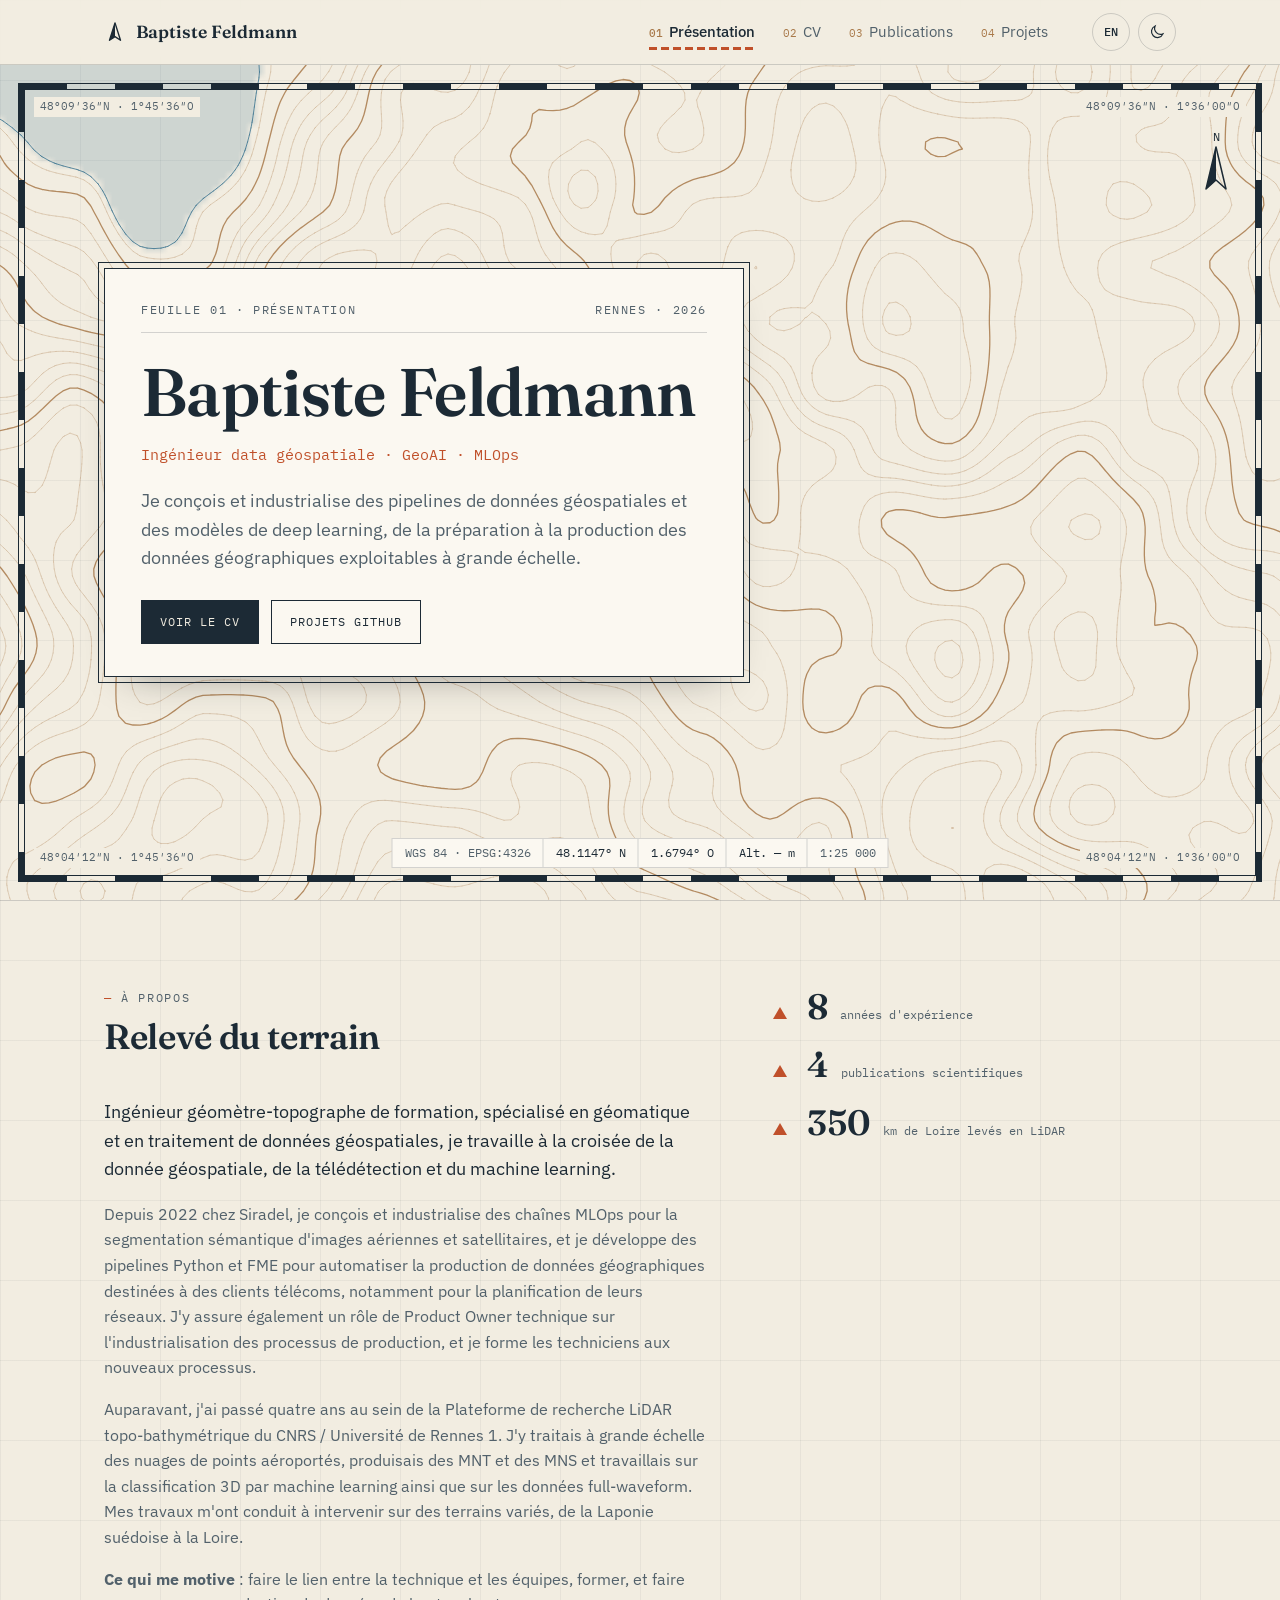
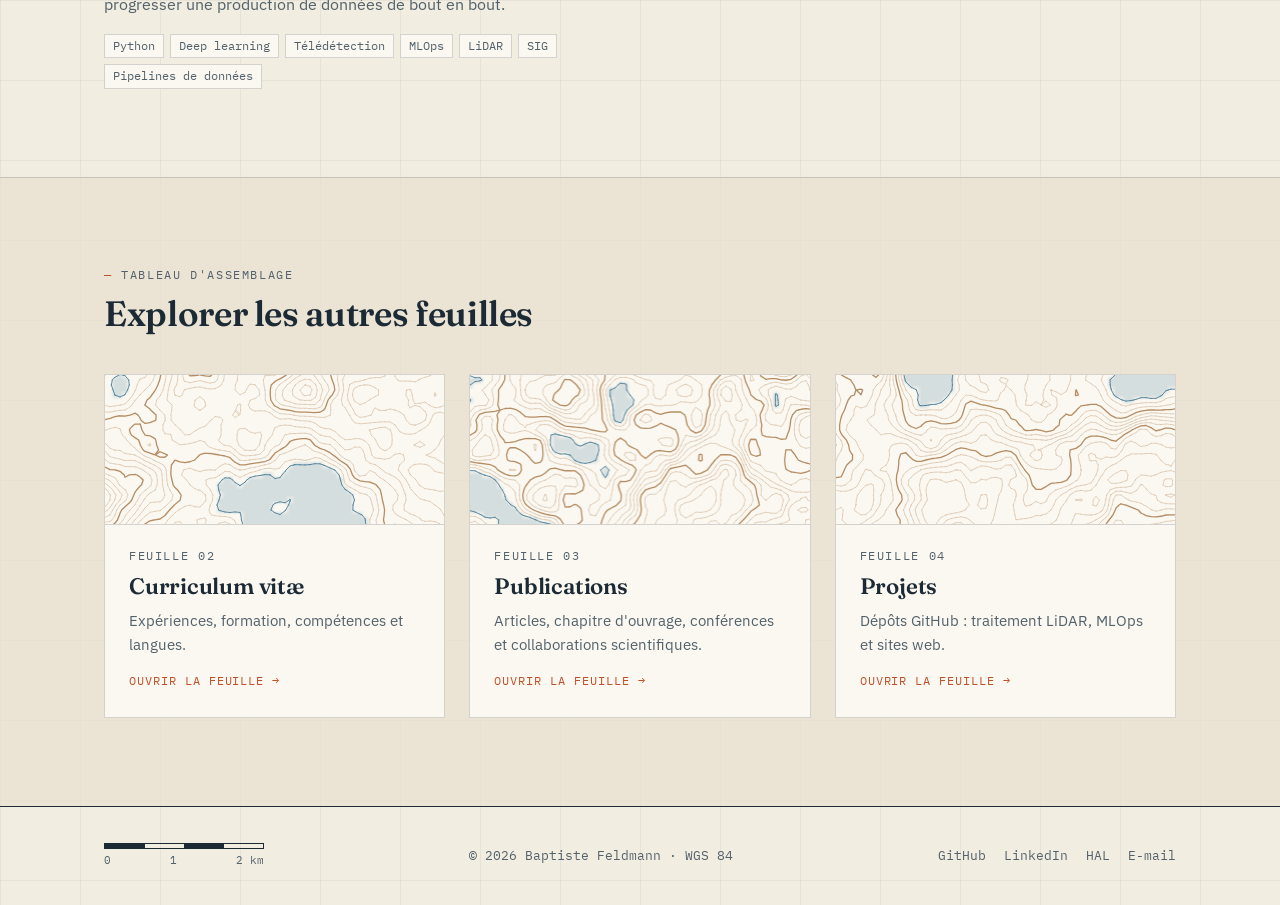
<file: index.html>
<!doctype html>
<html lang="fr">
<head>
  <meta charset="utf-8">
  <meta name="viewport" content="width=device-width, initial-scale=1">
  <title>Baptiste Feldmann — Ingénieur data géospatiale</title>
  <meta name="description" content="Baptiste Feldmann, ingénieur data géospatiale à Rennes : pipelines Python, télédétection, deep learning, MLOps et LiDAR.">
  <meta property="og:type" content="website">
  <meta property="og:site_name" content="Baptiste Feldmann">
  <meta property="og:locale" content="fr_FR">
  <meta property="og:title" content="Baptiste Feldmann — Ingénieur data géospatiale">
  <meta property="og:description" content="Baptiste Feldmann, ingénieur data géospatiale à Rennes : pipelines Python, télédétection, deep learning, MLOps et LiDAR.">
  <meta property="og:url" content="https://baptistefeldmann.github.io/">
  <meta property="og:image" content="https://baptistefeldmann.github.io/assets/apercu_fr.png">
  <meta property="og:image:width" content="2400">
  <meta property="og:image:height" content="1254">
  <meta property="og:image:alt" content="Baptiste Feldmann — Ingénieur data géospatiale · GeoAI · MLOps — portfolio sur fond de carte topographique">
  <meta name="twitter:card" content="summary_large_image">
  <link rel="alternate" hreflang="fr" href="https://baptistefeldmann.github.io/">
  <link rel="alternate" hreflang="en" href="https://baptistefeldmann.github.io/en/">
  <link rel="icon" href="assets/favicon.svg" type="image/svg+xml">
  <link rel="preconnect" href="https://fonts.googleapis.com">
  <link rel="preconnect" href="https://fonts.gstatic.com" crossorigin>
  <link rel="stylesheet" href="https://fonts.googleapis.com/css2?family=Fraunces:opsz,wght@9..144,400;9..144,600&family=IBM+Plex+Mono:wght@400;500&family=IBM+Plex+Sans:wght@400;500;600&display=swap">
  <link rel="stylesheet" href="css/style.css">
  <script>(function(){var t;try{t=localStorage.getItem('theme')}catch(e){}document.documentElement.dataset.theme=t||(matchMedia('(prefers-color-scheme: dark)').matches?'dark':'light')})();</script>
  <script src="js/main.js" defer></script>
</head>
<body>

  <header class="site-header">
    <div class="container site-header__inner">
      <a class="brand" href="index.html">
        <svg width="22" height="22" viewBox="0 0 24 24" aria-hidden="true"><path d="M12 2 18 21 12 17 6 21Z" fill="none" stroke="currentColor" stroke-width="1.5" stroke-linejoin="round"/><path d="M12 2v15l-6 4Z" fill="currentColor"/></svg>
        Baptiste Feldmann
      </a>
      <nav class="site-nav" aria-label="Navigation principale">
        <a href="index.html" aria-current="page"><span>01</span>Présentation</a>
        <a href="cv.html"><span>02</span>CV</a>
        <a href="publications.html"><span>03</span>Publications</a>
        <a href="projets.html"><span>04</span>Projets</a>
      </nav>
      <a class="lang-switch" href="en/index.html" hreflang="en" lang="en" title="English version">EN</a>
      <button class="theme-toggle" type="button" aria-label="Basculer entre thème clair et sombre">
        <svg class="icon-moon" width="18" height="18" viewBox="0 0 24 24" fill="none" stroke="currentColor" stroke-width="1.6"><path d="M20 14.5A8 8 0 0 1 9.5 4a8 8 0 1 0 10.5 10.5Z"/></svg>
        <svg class="icon-sun" width="18" height="18" viewBox="0 0 24 24" fill="none" stroke="currentColor" stroke-width="1.6"><circle cx="12" cy="12" r="4"/><path d="M12 2v2M12 20v2M2 12h2M20 12h2M4.9 4.9l1.4 1.4M17.7 17.7l1.4 1.4M4.9 19.1l1.4-1.4M17.7 6.3l1.4-1.4"/></svg>
      </button>
    </div>
  </header>

  <main>
    <section class="hero">
      <canvas class="topo" data-seed="7" data-scale="520" data-levels="24" aria-hidden="true"></canvas>
      <div class="frame" aria-hidden="true"><i></i><i></i><i></i><i></i></div>
      <span class="coord coord--tl" aria-hidden="true">48°09′36″N · 1°45′36″O</span>
      <span class="coord coord--tr" aria-hidden="true">48°09′36″N · 1°36′00″O</span>
      <span class="coord coord--bl" aria-hidden="true">48°04′12″N · 1°45′36″O</span>
      <span class="coord coord--br" aria-hidden="true">48°04′12″N · 1°36′00″O</span>

      <svg class="north" width="40" height="64" viewBox="0 0 40 64" aria-hidden="true">
        <text x="20" y="12" text-anchor="middle" font-family="IBM Plex Mono, monospace" font-size="12" fill="currentColor">N</text>
        <path d="M20 18 30 60 20 51 10 60Z" fill="none" stroke="currentColor" stroke-width="1.5" stroke-linejoin="round"/>
        <path d="M20 18v33l-10 9Z" fill="currentColor"/>
      </svg>

      <div class="container hero__content">
        <div class="cartouche">
          <p class="label"><span>Feuille 01 · Présentation</span><span>Rennes · 2026</span></p>
          <h1>Baptiste Feldmann</h1>
          <p class="hero__role">Ingénieur data géospatiale · GeoAI · MLOps</p>
          <p class="hero__lead">Je conçois et industrialise des pipelines de données géospatiales et des modèles de deep learning, de la préparation à la production des données géographiques exploitables à grande échelle.</p>
          <div class="hero__actions">
            <a class="btn btn--primary" href="cv.html">Voir le CV</a>
            <a class="btn" href="projets.html">Projets GitHub</a>
          </div>
        </div>
      </div>

      <div class="statusbar" aria-hidden="true">
        <span class="hide-sm">WGS 84 · EPSG:4326</span>
        <span data-readout="lat">48.1147° N</span>
        <span data-readout="lon">1.6794° O</span>
        <span data-readout="alt">Alt. — m</span>
        <span class="hide-sm">1:25 000</span>
      </div>
    </section>

    <section class="section">
      <div class="container about">
        <div>
          <div class="section__head">
            <span class="label">À propos</span>
            <h2>Relevé du terrain</h2>
          </div>
          <p class="lead">Ingénieur géomètre-topographe de formation, spécialisé en géomatique et en traitement de données géospatiales, je travaille à la croisée de la donnée géospatiale, de la télédétection et du machine learning.</p>
          <p class="muted">Depuis 2022 chez Siradel, je conçois et industrialise des chaînes MLOps pour la segmentation sémantique d'images aériennes et satellitaires, et je développe des pipelines Python et FME pour automatiser la production de données géographiques destinées à des clients télécoms, notamment pour la planification de leurs réseaux. J'y assure également un rôle de Product Owner technique sur l'industrialisation des processus de production, et je forme les techniciens aux nouveaux processus.</p>
          <p class="muted">Auparavant, j'ai passé quatre ans au sein de la Plateforme de recherche LiDAR topo-bathymétrique du CNRS / Université de Rennes 1. J'y traitais à grande échelle des nuages de points aéroportés, produisais des MNT et des MNS et travaillais sur la classification 3D par machine learning ainsi que sur les données full-waveform. Mes travaux m'ont conduit à intervenir sur des terrains variés, de la Laponie suédoise à la Loire.</p>
          <p class="muted"><strong>Ce qui me motive</strong> : faire le lien entre la technique et les équipes, former, et faire progresser une production de données de bout en bout.</p>
          <ul class="tags" aria-label="Mots-clés">
            <li class="tag">Python</li>
            <li class="tag">Deep learning</li>
            <li class="tag">Télédétection</li>
            <li class="tag">MLOps</li>
            <li class="tag">LiDAR</li>
            <li class="tag">SIG</li>
            <li class="tag">Pipelines de données</li>
          </ul>
        </div>
        <div class="about__side">
          <ul class="spots" aria-label="Chiffres clés">
            <li class="spot"><strong>8</strong><span>années d'expérience</span></li>
            <li class="spot"><strong>4</strong><span>publications scientifiques</span></li>
            <li class="spot"><strong>350</strong><span>km de Loire levés en LiDAR</span></li>
          </ul>
        </div>
      </div>
    </section>

    <section class="section section--tint">
      <div class="container">
        <div class="section__head">
          <span class="label">Tableau d'assemblage</span>
          <h2>Explorer les autres feuilles</h2>
        </div>
        <div class="sheets">
          <a class="sheet" href="cv.html">
            <canvas class="topo" data-seed="21" data-scale="110" data-cell="5" data-levels="14" aria-hidden="true"></canvas>
            <div class="sheet__body">
              <span class="label">Feuille 02</span>
              <h3>Curriculum vitæ</h3>
              <p>Expériences, formation, compétences et langues.</p>
              <span class="sheet__go">Ouvrir la feuille →</span>
            </div>
          </a>
          <a class="sheet" href="publications.html">
            <canvas class="topo" data-seed="58" data-scale="110" data-cell="5" data-levels="14" aria-hidden="true"></canvas>
            <div class="sheet__body">
              <span class="label">Feuille 03</span>
              <h3>Publications</h3>
              <p>Articles, chapitre d'ouvrage, conférences et collaborations scientifiques.</p>
              <span class="sheet__go">Ouvrir la feuille →</span>
            </div>
          </a>
          <a class="sheet" href="projets.html">
            <canvas class="topo" data-seed="93" data-scale="110" data-cell="5" data-levels="14" aria-hidden="true"></canvas>
            <div class="sheet__body">
              <span class="label">Feuille 04</span>
              <h3>Projets</h3>
              <p>Dépôts GitHub : traitement LiDAR, MLOps et sites web.</p>
              <span class="sheet__go">Ouvrir la feuille →</span>
            </div>
          </a>
        </div>
      </div>
    </section>
  </main>

  <footer class="site-footer">
    <div class="container site-footer__inner">
      <div class="scalebar" aria-hidden="true">
        <div class="scalebar__bar"><span></span><span></span><span></span><span></span></div>
        <div class="scalebar__labels"><span>0</span><span>1</span><span>2 km</span></div>
      </div>
      <p>© <span data-year>2026</span> Baptiste Feldmann · WGS 84</p>
      <ul class="footer-links">
        <li><a href="https://github.com/baptistefeldmann">GitHub</a></li>
        <li><a href="https://www.linkedin.com/in/baptiste-feldmann-a589b4167">LinkedIn</a></li>
        <li><a href="https://hal.science/search/index/?q=authFullName_t%3A%22Baptiste+Feldmann%22">HAL</a></li>
        <li><a href="mailto:feldmann.baptiste@gmail.com">E-mail</a></li>
      </ul>
    </div>
  </footer>

</body>
</html>
</file>
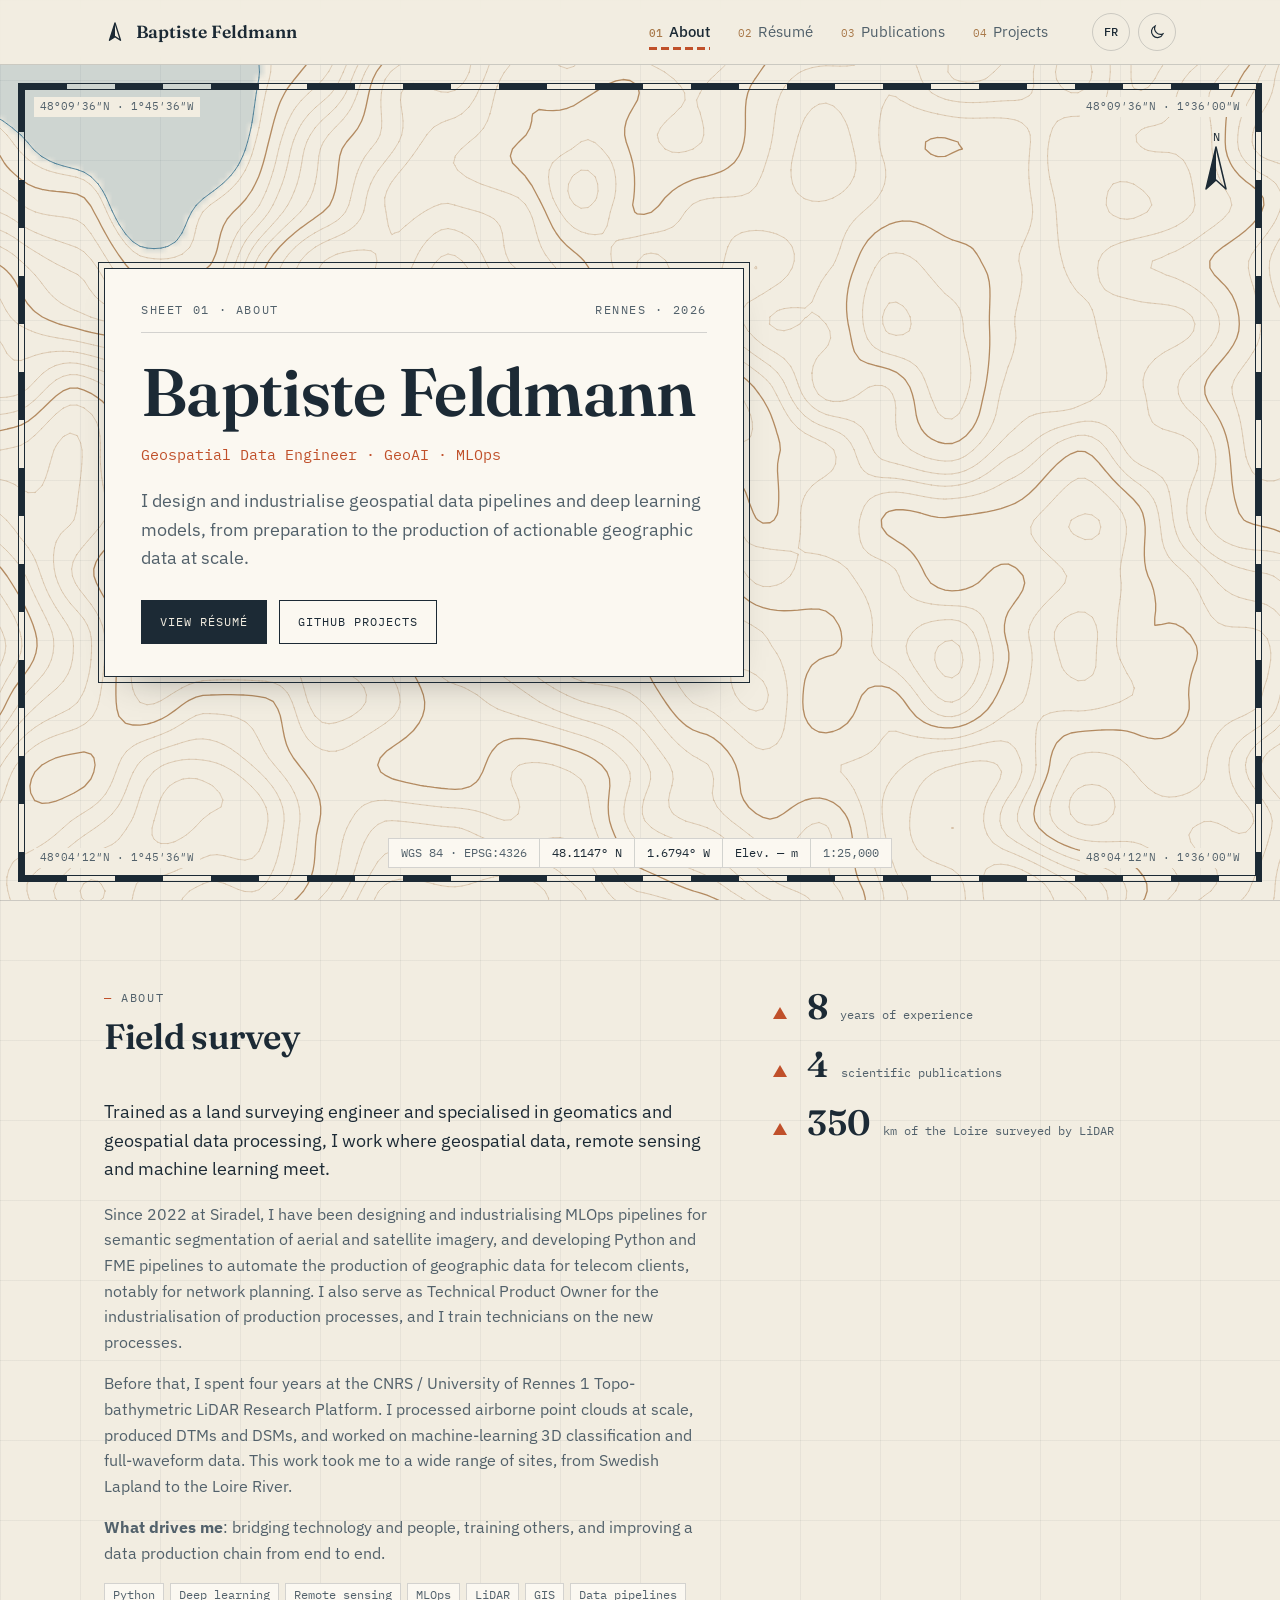
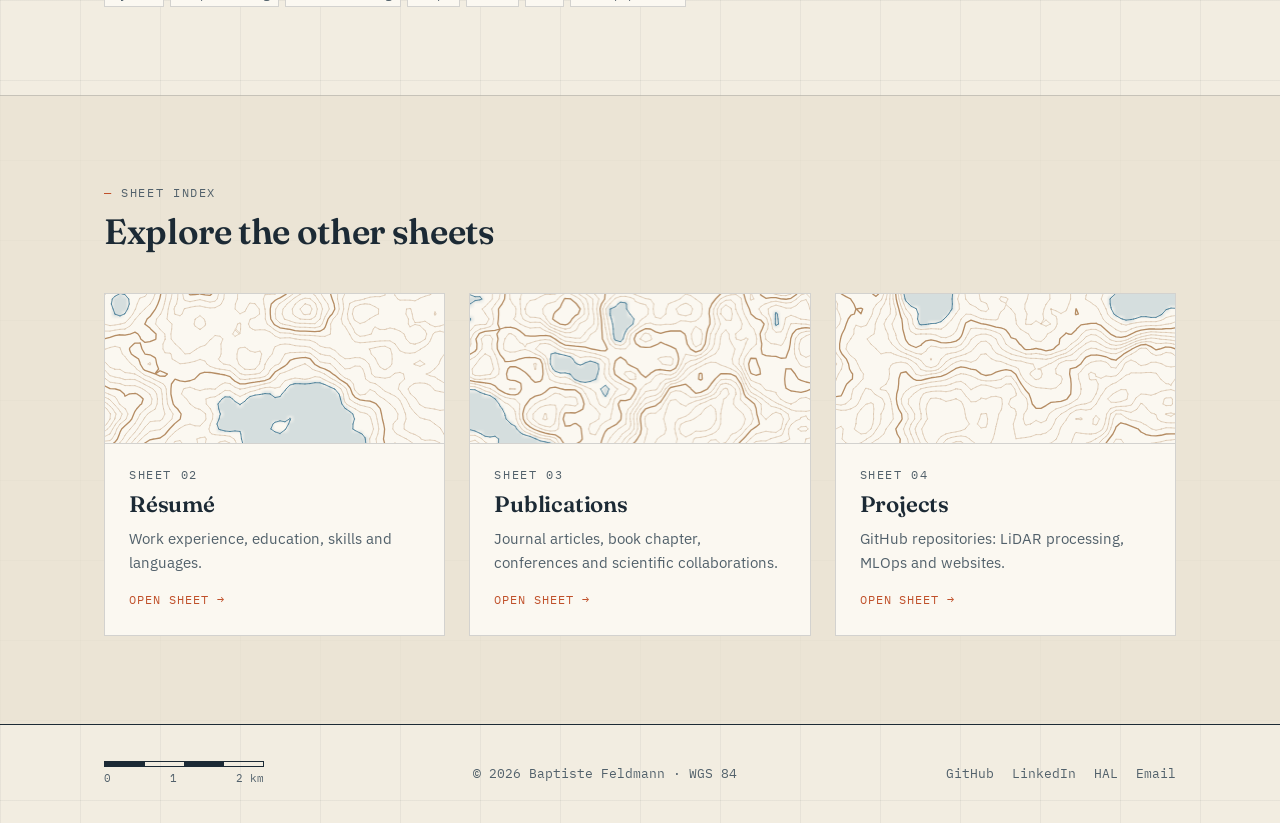
<file: en/index.html>
<!doctype html>
<html lang="en">
<head>
  <meta charset="utf-8">
  <meta name="viewport" content="width=device-width, initial-scale=1">
  <title>Baptiste Feldmann — Geospatial Data Engineer</title>
  <meta name="description" content="Baptiste Feldmann, Geospatial Data Engineer based in Rennes, France: Python data pipelines, remote sensing, deep learning, MLOps and LiDAR.">
  <meta property="og:type" content="website">
  <meta property="og:site_name" content="Baptiste Feldmann">
  <meta property="og:locale" content="en_GB">
  <meta property="og:title" content="Baptiste Feldmann — Geospatial Data Engineer">
  <meta property="og:description" content="Baptiste Feldmann, Geospatial Data Engineer based in Rennes, France: Python data pipelines, remote sensing, deep learning, MLOps and LiDAR.">
  <meta property="og:url" content="https://baptistefeldmann.github.io/en/">
  <meta property="og:image" content="https://baptistefeldmann.github.io/assets/apercu_en.png">
  <meta property="og:image:width" content="2400">
  <meta property="og:image:height" content="1254">
  <meta property="og:image:alt" content="Baptiste Feldmann — Geospatial Data Engineer · GeoAI · MLOps — portfolio on a topographic map background">
  <meta name="twitter:card" content="summary_large_image">
  <link rel="alternate" hreflang="fr" href="https://baptistefeldmann.github.io/">
  <link rel="alternate" hreflang="en" href="https://baptistefeldmann.github.io/en/">
  <link rel="icon" href="../assets/favicon.svg" type="image/svg+xml">
  <link rel="preconnect" href="https://fonts.googleapis.com">
  <link rel="preconnect" href="https://fonts.gstatic.com" crossorigin>
  <link rel="stylesheet" href="https://fonts.googleapis.com/css2?family=Fraunces:opsz,wght@9..144,400;9..144,600&family=IBM+Plex+Mono:wght@400;500&family=IBM+Plex+Sans:wght@400;500;600&display=swap">
  <link rel="stylesheet" href="../css/style.css">
  <script>(function(){var t;try{t=localStorage.getItem('theme')}catch(e){}document.documentElement.dataset.theme=t||(matchMedia('(prefers-color-scheme: dark)').matches?'dark':'light')})();</script>
  <script src="../js/main.js" defer></script>
</head>
<body>

  <header class="site-header">
    <div class="container site-header__inner">
      <a class="brand" href="index.html">
        <svg width="22" height="22" viewBox="0 0 24 24" aria-hidden="true"><path d="M12 2 18 21 12 17 6 21Z" fill="none" stroke="currentColor" stroke-width="1.5" stroke-linejoin="round"/><path d="M12 2v15l-6 4Z" fill="currentColor"/></svg>
        Baptiste Feldmann
      </a>
      <nav class="site-nav" aria-label="Main navigation">
        <a href="index.html" aria-current="page"><span>01</span>About</a>
        <a href="cv.html"><span>02</span>Résumé</a>
        <a href="publications.html"><span>03</span>Publications</a>
        <a href="projects.html"><span>04</span>Projects</a>
      </nav>
      <a class="lang-switch" href="../index.html" hreflang="fr" lang="fr" title="Version française">FR</a>
      <button class="theme-toggle" type="button" aria-label="Toggle light and dark theme">
        <svg class="icon-moon" width="18" height="18" viewBox="0 0 24 24" fill="none" stroke="currentColor" stroke-width="1.6"><path d="M20 14.5A8 8 0 0 1 9.5 4a8 8 0 1 0 10.5 10.5Z"/></svg>
        <svg class="icon-sun" width="18" height="18" viewBox="0 0 24 24" fill="none" stroke="currentColor" stroke-width="1.6"><circle cx="12" cy="12" r="4"/><path d="M12 2v2M12 20v2M2 12h2M20 12h2M4.9 4.9l1.4 1.4M17.7 17.7l1.4 1.4M4.9 19.1l1.4-1.4M17.7 6.3l1.4-1.4"/></svg>
      </button>
    </div>
  </header>

  <main>
    <section class="hero">
      <canvas class="topo" data-seed="7" data-scale="520" data-levels="24" aria-hidden="true"></canvas>
      <div class="frame" aria-hidden="true"><i></i><i></i><i></i><i></i></div>
      <span class="coord coord--tl" aria-hidden="true">48°09′36″N · 1°45′36″W</span>
      <span class="coord coord--tr" aria-hidden="true">48°09′36″N · 1°36′00″W</span>
      <span class="coord coord--bl" aria-hidden="true">48°04′12″N · 1°45′36″W</span>
      <span class="coord coord--br" aria-hidden="true">48°04′12″N · 1°36′00″W</span>

      <svg class="north" width="40" height="64" viewBox="0 0 40 64" aria-hidden="true">
        <text x="20" y="12" text-anchor="middle" font-family="IBM Plex Mono, monospace" font-size="12" fill="currentColor">N</text>
        <path d="M20 18 30 60 20 51 10 60Z" fill="none" stroke="currentColor" stroke-width="1.5" stroke-linejoin="round"/>
        <path d="M20 18v33l-10 9Z" fill="currentColor"/>
      </svg>

      <div class="container hero__content">
        <div class="cartouche">
          <p class="label"><span>Sheet 01 · About</span><span>Rennes · 2026</span></p>
          <h1>Baptiste Feldmann</h1>
          <p class="hero__role">Geospatial Data Engineer · GeoAI · MLOps</p>
          <p class="hero__lead">I design and industrialise geospatial data pipelines and deep learning models, from preparation to the production of actionable geographic data at scale.</p>
          <div class="hero__actions">
            <a class="btn btn--primary" href="cv.html">View résumé</a>
            <a class="btn" href="projects.html">GitHub projects</a>
          </div>
        </div>
      </div>

      <div class="statusbar" aria-hidden="true">
        <span class="hide-sm">WGS 84 · EPSG:4326</span>
        <span data-readout="lat">48.1147° N</span>
        <span data-readout="lon">1.6794° W</span>
        <span data-readout="alt">Elev. — m</span>
        <span class="hide-sm">1:25,000</span>
      </div>
    </section>

    <section class="section">
      <div class="container about">
        <div>
          <div class="section__head">
            <span class="label">About</span>
            <h2>Field survey</h2>
          </div>
          <p class="lead">Trained as a land surveying engineer and specialised in geomatics and geospatial data processing, I work where geospatial data, remote sensing and machine learning meet.</p>
          <p class="muted">Since 2022 at Siradel, I have been designing and industrialising MLOps pipelines for semantic segmentation of aerial and satellite imagery, and developing Python and FME pipelines to automate the production of geographic data for telecom clients, notably for network planning. I also serve as Technical Product Owner for the industrialisation of production processes, and I train technicians on the new processes.</p>
          <p class="muted">Before that, I spent four years at the CNRS / University of Rennes 1 Topo-bathymetric LiDAR Research Platform. I processed airborne point clouds at scale, produced DTMs and DSMs, and worked on machine-learning 3D classification and full-waveform data. This work took me to a wide range of sites, from Swedish Lapland to the Loire River.</p>
          <p class="muted"><strong>What drives me</strong>: bridging technology and people, training others, and improving a data production chain from end to end.</p>
          <ul class="tags" aria-label="Keywords">
            <li class="tag">Python</li>
            <li class="tag">Deep learning</li>
            <li class="tag">Remote sensing</li>
            <li class="tag">MLOps</li>
            <li class="tag">LiDAR</li>
            <li class="tag">GIS</li>
            <li class="tag">Data pipelines</li>
          </ul>
        </div>
        <div class="about__side">
          <ul class="spots" aria-label="Key figures">
            <li class="spot"><strong>8</strong><span>years of experience</span></li>
            <li class="spot"><strong>4</strong><span>scientific publications</span></li>
            <li class="spot"><strong>350</strong><span>km of the Loire surveyed by LiDAR</span></li>
          </ul>
        </div>
      </div>
    </section>

    <section class="section section--tint">
      <div class="container">
        <div class="section__head">
          <span class="label">Sheet index</span>
          <h2>Explore the other sheets</h2>
        </div>
        <div class="sheets">
          <a class="sheet" href="cv.html">
            <canvas class="topo" data-seed="21" data-scale="110" data-cell="5" data-levels="14" aria-hidden="true"></canvas>
            <div class="sheet__body">
              <span class="label">Sheet 02</span>
              <h3>Résumé</h3>
              <p>Work experience, education, skills and languages.</p>
              <span class="sheet__go">Open sheet →</span>
            </div>
          </a>
          <a class="sheet" href="publications.html">
            <canvas class="topo" data-seed="58" data-scale="110" data-cell="5" data-levels="14" aria-hidden="true"></canvas>
            <div class="sheet__body">
              <span class="label">Sheet 03</span>
              <h3>Publications</h3>
              <p>Journal articles, book chapter, conferences and scientific collaborations.</p>
              <span class="sheet__go">Open sheet →</span>
            </div>
          </a>
          <a class="sheet" href="projects.html">
            <canvas class="topo" data-seed="93" data-scale="110" data-cell="5" data-levels="14" aria-hidden="true"></canvas>
            <div class="sheet__body">
              <span class="label">Sheet 04</span>
              <h3>Projects</h3>
              <p>GitHub repositories: LiDAR processing, MLOps and websites.</p>
              <span class="sheet__go">Open sheet →</span>
            </div>
          </a>
        </div>
      </div>
    </section>
  </main>

  <footer class="site-footer">
    <div class="container site-footer__inner">
      <div class="scalebar" aria-hidden="true">
        <div class="scalebar__bar"><span></span><span></span><span></span><span></span></div>
        <div class="scalebar__labels"><span>0</span><span>1</span><span>2 km</span></div>
      </div>
      <p>© <span data-year>2026</span> Baptiste Feldmann · WGS 84</p>
      <ul class="footer-links">
        <li><a href="https://github.com/baptistefeldmann">GitHub</a></li>
        <li><a href="https://www.linkedin.com/in/baptiste-feldmann-a589b4167">LinkedIn</a></li>
        <li><a href="https://hal.science/search/index/?q=authFullName_t%3A%22Baptiste+Feldmann%22">HAL</a></li>
        <li><a href="mailto:feldmann.baptiste@gmail.com">Email</a></li>
      </ul>
    </div>
  </footer>

</body>
</html>
</file>
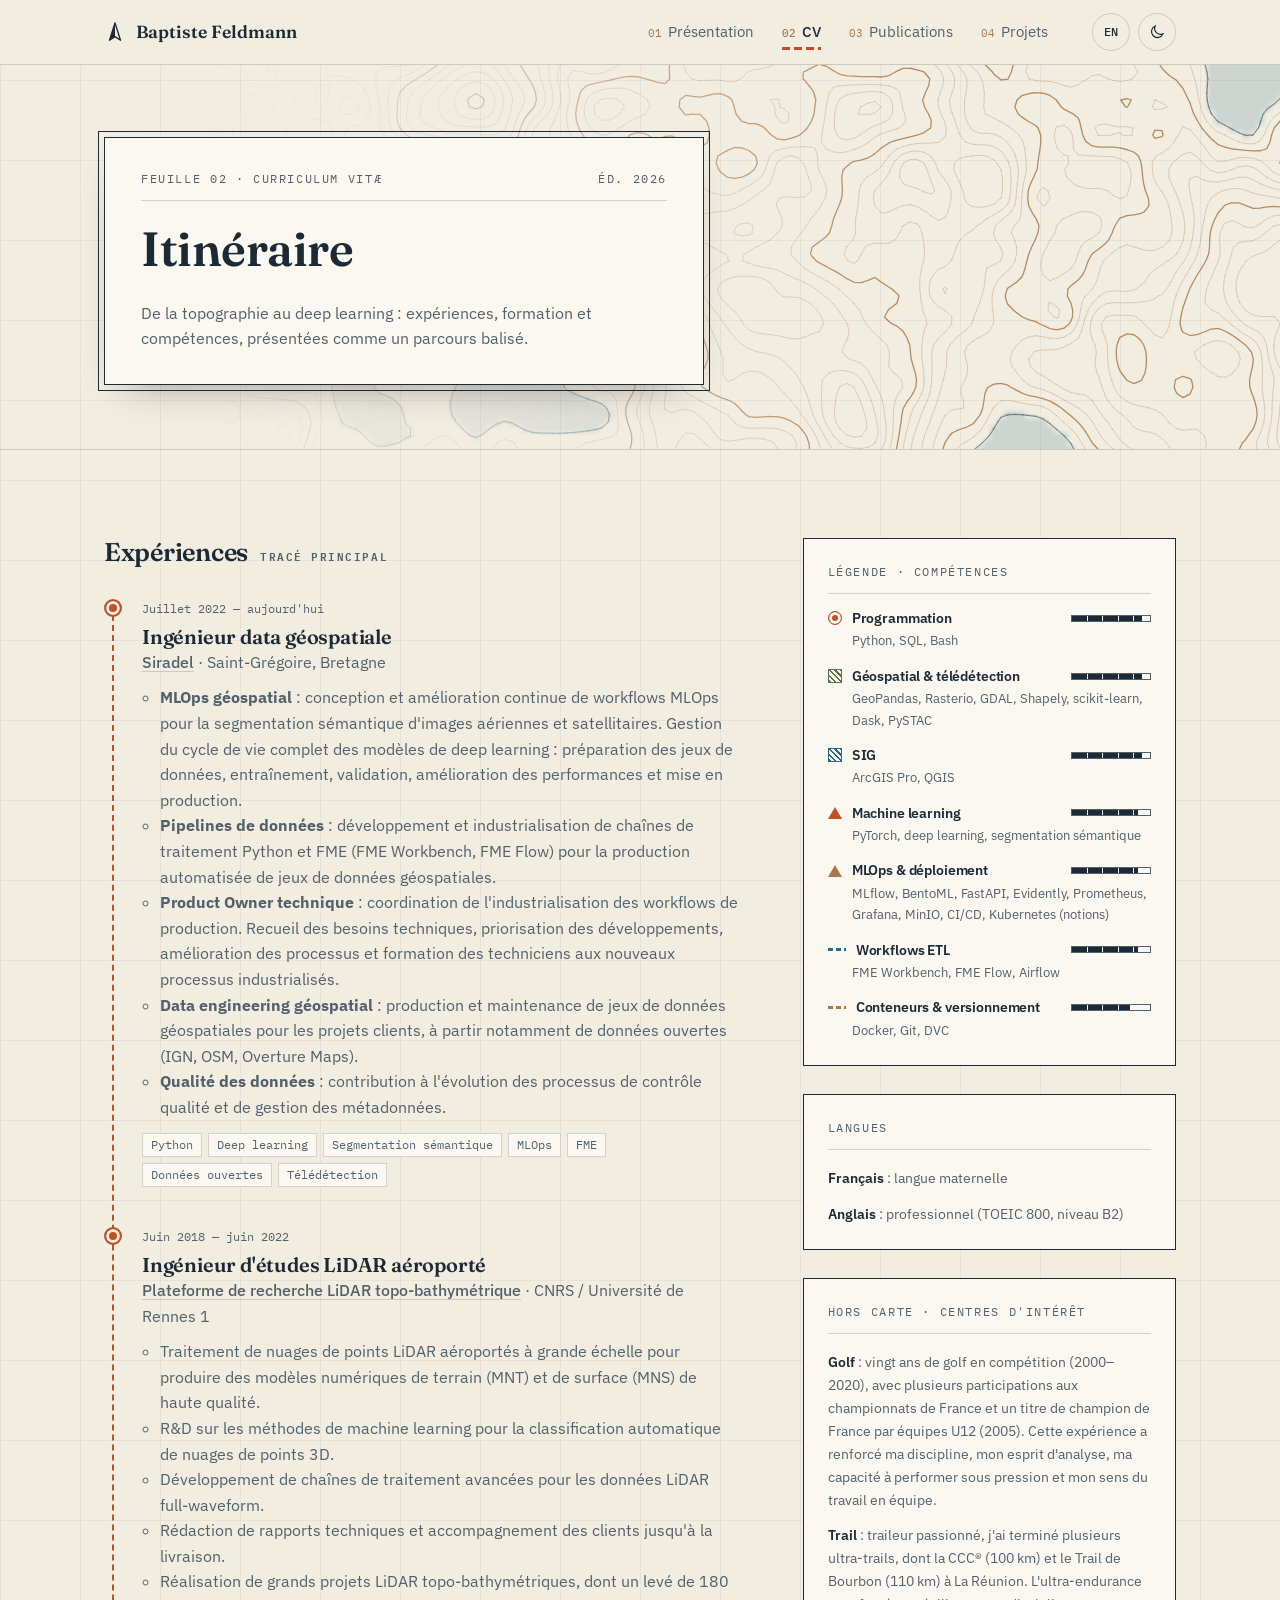
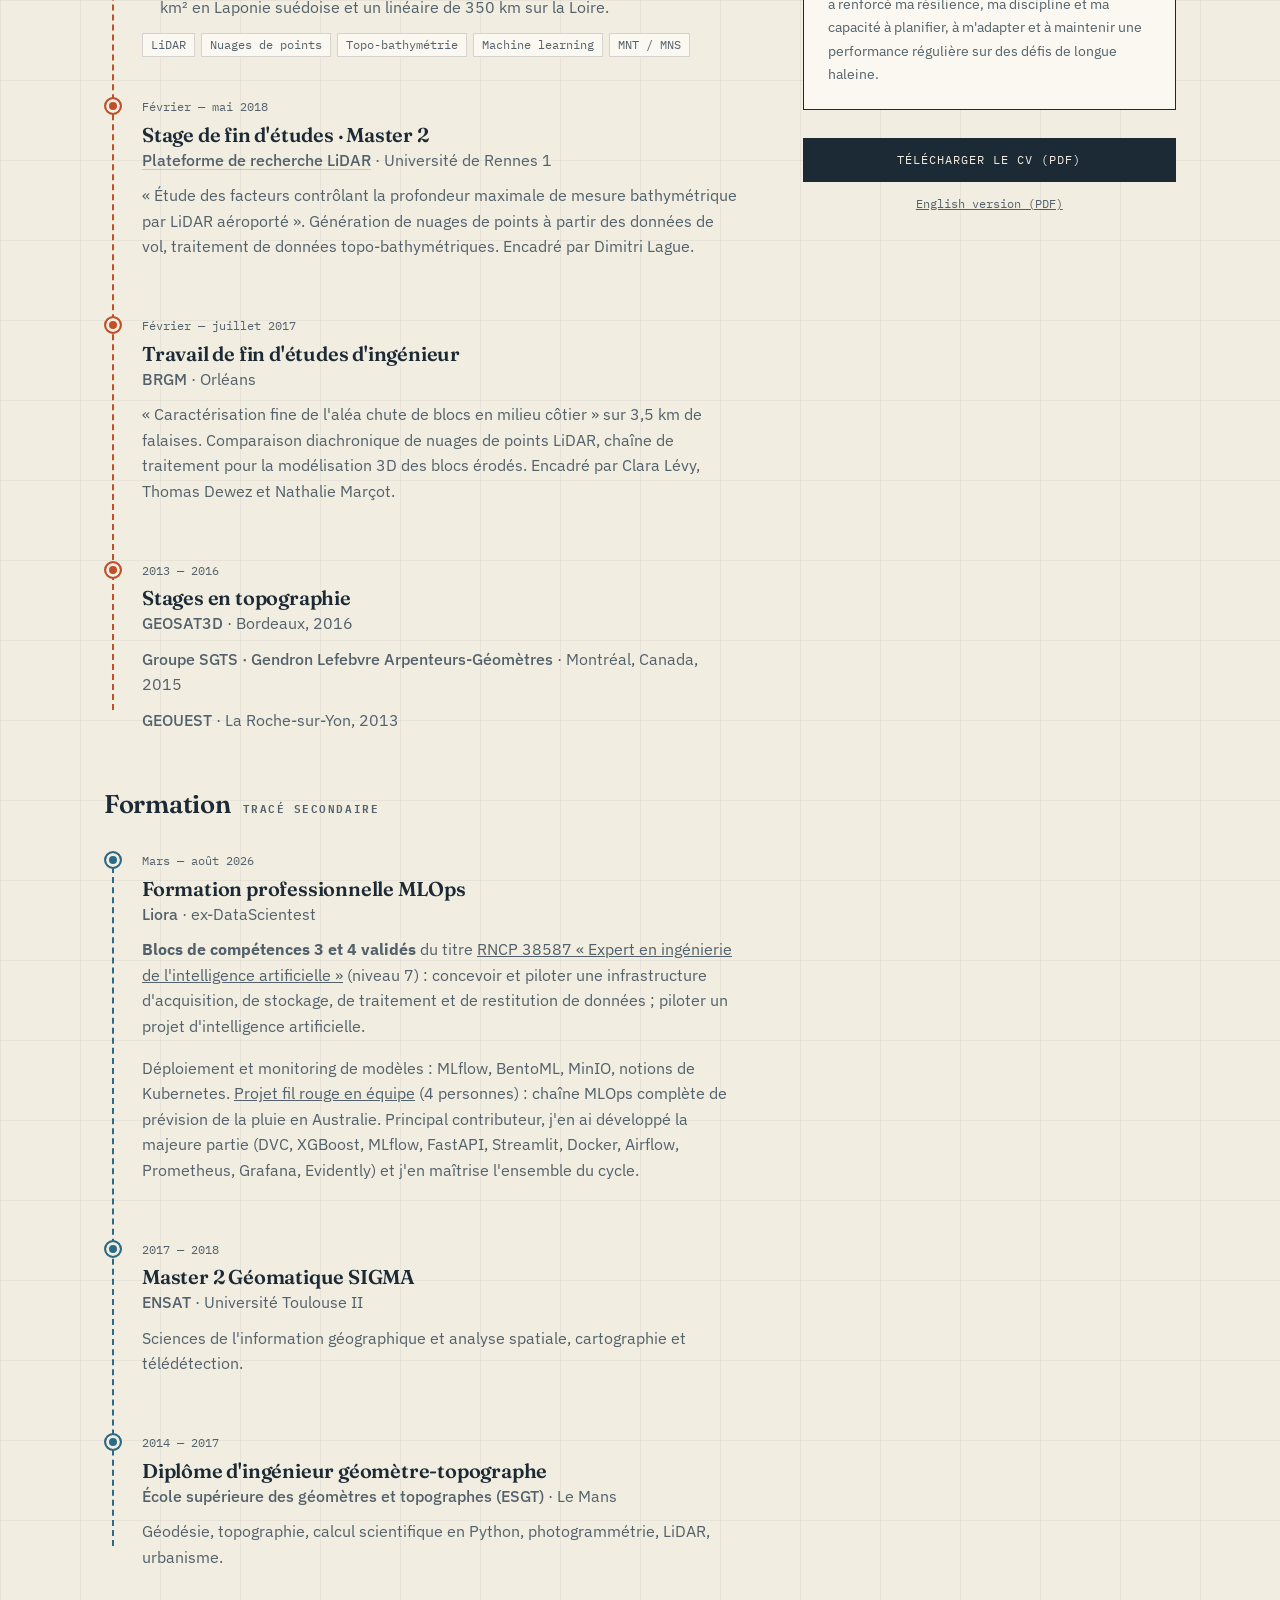
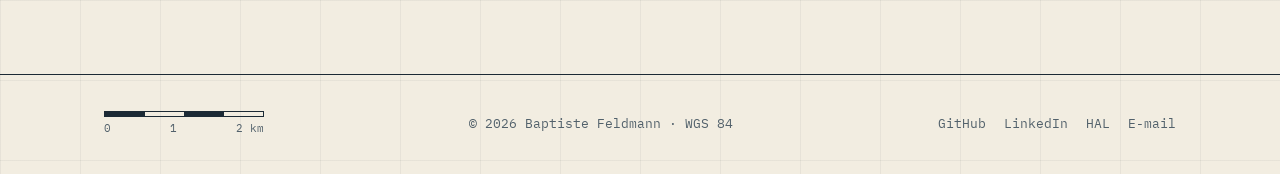
<file: cv.html>
<!doctype html>
<html lang="fr">
<head>
  <meta charset="utf-8">
  <meta name="viewport" content="width=device-width, initial-scale=1">
  <title>Baptiste Feldmann — CV</title>
  <meta name="description" content="CV de Baptiste Feldmann : ingénieur data géospatiale chez Siradel, ancien ingénieur LiDAR aéroporté (CNRS / Université de Rennes 1).">
  <meta property="og:type" content="website">
  <meta property="og:site_name" content="Baptiste Feldmann">
  <meta property="og:locale" content="fr_FR">
  <meta property="og:title" content="Baptiste Feldmann — CV">
  <meta property="og:description" content="CV de Baptiste Feldmann : ingénieur data géospatiale chez Siradel, ancien ingénieur LiDAR aéroporté (CNRS / Université de Rennes 1).">
  <meta property="og:url" content="https://baptistefeldmann.github.io/cv.html">
  <meta property="og:image" content="https://baptistefeldmann.github.io/assets/apercu_fr.png">
  <meta property="og:image:width" content="2400">
  <meta property="og:image:height" content="1254">
  <meta property="og:image:alt" content="Baptiste Feldmann — Ingénieur data géospatiale · GeoAI · MLOps — portfolio sur fond de carte topographique">
  <meta name="twitter:card" content="summary_large_image">
  <link rel="alternate" hreflang="fr" href="https://baptistefeldmann.github.io/cv.html">
  <link rel="alternate" hreflang="en" href="https://baptistefeldmann.github.io/en/cv.html">
  <link rel="icon" href="assets/favicon.svg" type="image/svg+xml">
  <link rel="preconnect" href="https://fonts.googleapis.com">
  <link rel="preconnect" href="https://fonts.gstatic.com" crossorigin>
  <link rel="stylesheet" href="https://fonts.googleapis.com/css2?family=Fraunces:opsz,wght@9..144,400;9..144,600&family=IBM+Plex+Mono:wght@400;500&family=IBM+Plex+Sans:wght@400;500;600&display=swap">
  <link rel="stylesheet" href="css/style.css">
  <script>(function(){var t;try{t=localStorage.getItem('theme')}catch(e){}document.documentElement.dataset.theme=t||(matchMedia('(prefers-color-scheme: dark)').matches?'dark':'light')})();</script>
  <script src="js/main.js" defer></script>
</head>
<body>

  <header class="site-header">
    <div class="container site-header__inner">
      <a class="brand" href="index.html">
        <svg width="22" height="22" viewBox="0 0 24 24" aria-hidden="true"><path d="M12 2 18 21 12 17 6 21Z" fill="none" stroke="currentColor" stroke-width="1.5" stroke-linejoin="round"/><path d="M12 2v15l-6 4Z" fill="currentColor"/></svg>
        Baptiste Feldmann
      </a>
      <nav class="site-nav" aria-label="Navigation principale">
        <a href="index.html"><span>01</span>Présentation</a>
        <a href="cv.html" aria-current="page"><span>02</span>CV</a>
        <a href="publications.html"><span>03</span>Publications</a>
        <a href="projets.html"><span>04</span>Projets</a>
      </nav>
      <a class="lang-switch" href="en/cv.html" hreflang="en" lang="en" title="English version">EN</a>
      <button class="theme-toggle" type="button" aria-label="Basculer entre thème clair et sombre">
        <svg class="icon-moon" width="18" height="18" viewBox="0 0 24 24" fill="none" stroke="currentColor" stroke-width="1.6"><path d="M20 14.5A8 8 0 0 1 9.5 4a8 8 0 1 0 10.5 10.5Z"/></svg>
        <svg class="icon-sun" width="18" height="18" viewBox="0 0 24 24" fill="none" stroke="currentColor" stroke-width="1.6"><circle cx="12" cy="12" r="4"/><path d="M12 2v2M12 20v2M2 12h2M20 12h2M4.9 4.9l1.4 1.4M17.7 17.7l1.4 1.4M4.9 19.1l1.4-1.4M17.7 6.3l1.4-1.4"/></svg>
      </button>
    </div>
  </header>

  <main>
    <section class="page-head">
      <canvas class="topo" data-seed="21" data-scale="260" data-levels="20" aria-hidden="true"></canvas>
      <div class="container">
        <div class="cartouche">
          <p class="label"><span>Feuille 02 · Curriculum vitæ</span><span>Éd. 2026</span></p>
          <h1>Itinéraire</h1>
          <p>De la topographie au deep learning : expériences, formation et compétences, présentées comme un parcours balisé.</p>
        </div>
      </div>
    </section>

    <section class="section">
      <div class="container cv-layout">
        <div>
          <div class="cv-block" data-cv="experience">
            <h2>Expériences <span class="label">Tracé principal</span></h2>
            <ol class="route">
              <li class="waypoint" data-start="2022-07" data-end="">
                <span class="waypoint__date">Juillet 2022 — aujourd'hui</span>
                <h3>Ingénieur data géospatiale</h3>
                <p class="waypoint__org"><a href="https://www.siradel.com/fr/">Siradel</a> <span>· Saint-Grégoire, Bretagne</span></p>
                <ul>
                  <li><strong>MLOps géospatial</strong> : conception et amélioration continue de workflows MLOps pour la segmentation sémantique d'images aériennes et satellitaires. Gestion du cycle de vie complet des modèles de deep learning : préparation des jeux de données, entraînement, validation, amélioration des performances et mise en production.</li>
                  <li><strong>Pipelines de données</strong> : développement et industrialisation de chaînes de traitement Python et FME (FME Workbench, FME Flow) pour la production automatisée de jeux de données géospatiales.</li>
                  <li><strong>Product Owner technique</strong> : coordination de l'industrialisation des workflows de production. Recueil des besoins techniques, priorisation des développements, amélioration des processus et formation des techniciens aux nouveaux processus industrialisés.</li>
                  <li><strong>Data engineering géospatial</strong> : production et maintenance de jeux de données géospatiales pour les projets clients, à partir notamment de données ouvertes (IGN, OSM, Overture Maps).</li>
                  <li><strong>Qualité des données</strong> : contribution à l'évolution des processus de contrôle qualité et de gestion des métadonnées.</li>
                </ul>
                <ul class="tags"><li class="tag">Python</li><li class="tag">Deep learning</li><li class="tag">Segmentation sémantique</li><li class="tag">MLOps</li><li class="tag">FME</li><li class="tag">Données ouvertes</li><li class="tag">Télédétection</li></ul>
              </li>
              <li class="waypoint" data-start="2018-06" data-end="2022-06">
                <span class="waypoint__date">Juin 2018 — juin 2022</span>
                <h3>Ingénieur d'études LiDAR aéroporté</h3>
                <p class="waypoint__org"><a href="https://lidar.univ-rennes.fr/">Plateforme de recherche LiDAR topo-bathymétrique</a> <span>· CNRS / Université de Rennes 1</span></p>
                <ul>
                  <li>Traitement de nuages de points LiDAR aéroportés à grande échelle pour produire des modèles numériques de terrain (MNT) et de surface (MNS) de haute qualité.</li>
                  <li>R&amp;D sur les méthodes de machine learning pour la classification automatique de nuages de points 3D.</li>
                  <li>Développement de chaînes de traitement avancées pour les données LiDAR full-waveform.</li>
                  <li>Rédaction de rapports techniques et accompagnement des clients jusqu'à la livraison.</li>
                  <li>Réalisation de grands projets LiDAR topo-bathymétriques, dont un levé de 180 km² en Laponie suédoise et un linéaire de 350 km sur la Loire.</li>
                </ul>
                <ul class="tags"><li class="tag">LiDAR</li><li class="tag">Nuages de points</li><li class="tag">Topo-bathymétrie</li><li class="tag">Machine learning</li><li class="tag">MNT / MNS</li></ul>
              </li>
              <li class="waypoint" data-start="2018-02" data-end="2018-05">
                <span class="waypoint__date">Février — mai 2018</span>
                <h3>Stage de fin d'études · Master 2</h3>
                <p class="waypoint__org"><a href="https://lidar.univ-rennes.fr/">Plateforme de recherche LiDAR</a> <span>· Université de Rennes 1</span></p>
                <p>« Étude des facteurs contrôlant la profondeur maximale de mesure bathymétrique par LiDAR aéroporté ». Génération de nuages de points à partir des données de vol, traitement de données topo-bathymétriques. Encadré par Dimitri Lague.</p>
              </li>
              <li class="waypoint" data-start="2017-02" data-end="2017-07">
                <span class="waypoint__date">Février — juillet 2017</span>
                <h3>Travail de fin d'études d'ingénieur</h3>
                <p class="waypoint__org">BRGM <span>· Orléans</span></p>
                <p>« Caractérisation fine de l'aléa chute de blocs en milieu côtier » sur 3,5 km de falaises. Comparaison diachronique de nuages de points LiDAR, chaîne de traitement pour la modélisation 3D des blocs érodés. Encadré par Clara Lévy, Thomas Dewez et Nathalie Marçot.</p>
              </li>
              <li class="waypoint" data-cv="skip">
                <span class="waypoint__date">2013 — 2016</span>
                <h3>Stages en topographie</h3>
                <p class="waypoint__org">GEOSAT3D <span>· Bordeaux, 2016</span></p>
                <p class="waypoint__org">Groupe SGTS · Gendron Lefebvre Arpenteurs-Géomètres <span>· Montréal, Canada, 2015</span></p>
                <p class="waypoint__org">GEOUEST <span>· La Roche-sur-Yon, 2013</span></p>
              </li>
            </ol>
          </div>

          <div class="cv-block" data-cv="education">
            <h2>Formation <span class="label">Tracé secondaire</span></h2>
            <ol class="route route--edu">
              <li class="waypoint" data-start="2026-03" data-end="2026-08">
                <span class="waypoint__date">Mars — août 2026</span>
                <h3>Formation professionnelle MLOps</h3>
                <p class="waypoint__org">Liora <span>· ex-DataScientest</span></p>
                <p><strong>Blocs de compétences 3 et 4 validés</strong> du titre <a href="https://www.francecompetences.fr/recherche/rncp/38587/">RNCP 38587 « Expert en ingénierie de l'intelligence artificielle »</a> (niveau 7) : concevoir et piloter une infrastructure d'acquisition, de stockage, de traitement et de restitution de données ; piloter un projet d'intelligence artificielle.</p>
                <p>Déploiement et monitoring de modèles : MLflow, BentoML, MinIO, notions de Kubernetes. <a href="https://github.com/baptistefeldmann/MLOps_Meteo_Australie">Projet fil rouge en équipe</a> (4 personnes) : chaîne MLOps complète de prévision de la pluie en Australie. Principal contributeur, j'en ai développé la majeure partie (DVC, XGBoost, MLflow, FastAPI, Streamlit, Docker, Airflow, Prometheus, Grafana, Evidently) et j'en maîtrise l'ensemble du cycle.</p>
              </li>
              <li class="waypoint" data-start="2017" data-end="2018">
                <span class="waypoint__date">2017 — 2018</span>
                <h3>Master 2 Géomatique SIGMA</h3>
                <p class="waypoint__org">ENSAT <span>· Université Toulouse II</span></p>
                <p>Sciences de l'information géographique et analyse spatiale, cartographie et télédétection.</p>
              </li>
              <li class="waypoint" data-start="2014" data-end="2017">
                <span class="waypoint__date">2014 — 2017</span>
                <h3>Diplôme d'ingénieur géomètre-topographe</h3>
                <p class="waypoint__org">École supérieure des géomètres et topographes (ESGT) <span>· Le Mans</span></p>
                <p>Géodésie, topographie, calcul scientifique en Python, photogrammétrie, LiDAR, urbanisme.</p>
              </li>
            </ol>
          </div>
        </div>

        <aside class="aside-stack">
          <div class="legend" data-cv="skills">
            <span class="label">Légende · Compétences</span>
            <div class="legend__group">
              <h3><span class="sym sym--point"></span>Programmation<span class="level" style="--v: 90%"></span></h3>
              <p>Python, SQL, Bash</p>
            </div>
            <div class="legend__group">
              <h3><span class="sym sym--area" style="--c: var(--forest)"></span>Géospatial &amp; télédétection<span class="level" style="--v: 90%"></span></h3>
              <p>GeoPandas, Rasterio, GDAL, Shapely, scikit-learn, Dask, PySTAC</p>
            </div>
            <div class="legend__group">
              <h3><span class="sym sym--area" style="--c: var(--water)"></span>SIG<span class="level" style="--v: 90%"></span></h3>
              <p>ArcGIS Pro, QGIS</p>
            </div>
            <div class="legend__group">
              <h3><span class="sym sym--tri" style="--c: var(--accent)"></span>Machine learning<span class="level" style="--v: 85%"></span></h3>
              <p>PyTorch, deep learning, segmentation sémantique</p>
            </div>
            <div class="legend__group">
              <h3><span class="sym sym--tri" style="--c: var(--contour)"></span>MLOps &amp; déploiement<span class="level" style="--v: 85%"></span></h3>
              <p>MLflow, BentoML, FastAPI, Evidently, Prometheus, Grafana, MinIO, CI/CD, Kubernetes (notions)</p>
            </div>
            <div class="legend__group">
              <h3><span class="sym sym--line" style="--c: var(--water)"></span>Workflows ETL<span class="level" style="--v: 85%"></span></h3>
              <p>FME Workbench, FME Flow, Airflow</p>
            </div>
            <div class="legend__group">
              <h3><span class="sym sym--line" style="--c: var(--contour)"></span>Conteneurs &amp; versionnement<span class="level" style="--v: 75%"></span></h3>
              <p>Docker, Git, DVC</p>
            </div>
          </div>

          <div class="legend" data-cv="languages">
            <span class="label">Langues</span>
            <p class="note"><strong>Français</strong> : langue maternelle</p>
            <p class="note"><strong>Anglais</strong> : professionnel (TOEIC 800, niveau B2)</p>
          </div>

          <div class="legend" data-cv="interests">
            <span class="label">Hors carte · Centres d'intérêt</span>
            <p class="note"><strong>Golf</strong> : vingt ans de golf en compétition (2000–2020), avec plusieurs participations aux championnats de France et un titre de champion de France par équipes U12 (2005). Cette expérience a renforcé ma discipline, mon esprit d'analyse, ma capacité à performer sous pression et mon sens du travail en équipe.</p>
            <p class="note"><strong>Trail</strong> : traileur passionné, j'ai terminé plusieurs ultra-trails, dont la CCC® (100 km) et le Trail de Bourbon (110 km) à La Réunion. L'ultra-endurance a renforcé ma résilience, ma discipline et ma capacité à planifier, à m'adapter et à maintenir une performance régulière sur des défis de longue haleine.</p>
          </div>

          <div class="cv-download">
            <a class="btn btn--primary" href="assets/CV_Baptiste_Feldmann_FR.pdf" download>Télécharger le CV (PDF)</a>
            <a class="cv-download__alt" href="assets/CV_Baptiste_Feldmann_EN.pdf" download hreflang="en">English version (PDF)</a>
          </div>
        </aside>
      </div>
    </section>
  </main>

  <footer class="site-footer">
    <div class="container site-footer__inner">
      <div class="scalebar" aria-hidden="true">
        <div class="scalebar__bar"><span></span><span></span><span></span><span></span></div>
        <div class="scalebar__labels"><span>0</span><span>1</span><span>2 km</span></div>
      </div>
      <p>© <span data-year>2026</span> Baptiste Feldmann · WGS 84</p>
      <ul class="footer-links">
        <li><a href="https://github.com/baptistefeldmann">GitHub</a></li>
        <li><a href="https://www.linkedin.com/in/baptiste-feldmann-a589b4167">LinkedIn</a></li>
        <li><a href="https://hal.science/search/index/?q=authFullName_t%3A%22Baptiste+Feldmann%22">HAL</a></li>
        <li><a href="mailto:feldmann.baptiste@gmail.com">E-mail</a></li>
      </ul>
    </div>
  </footer>

</body>
</html>
</file>
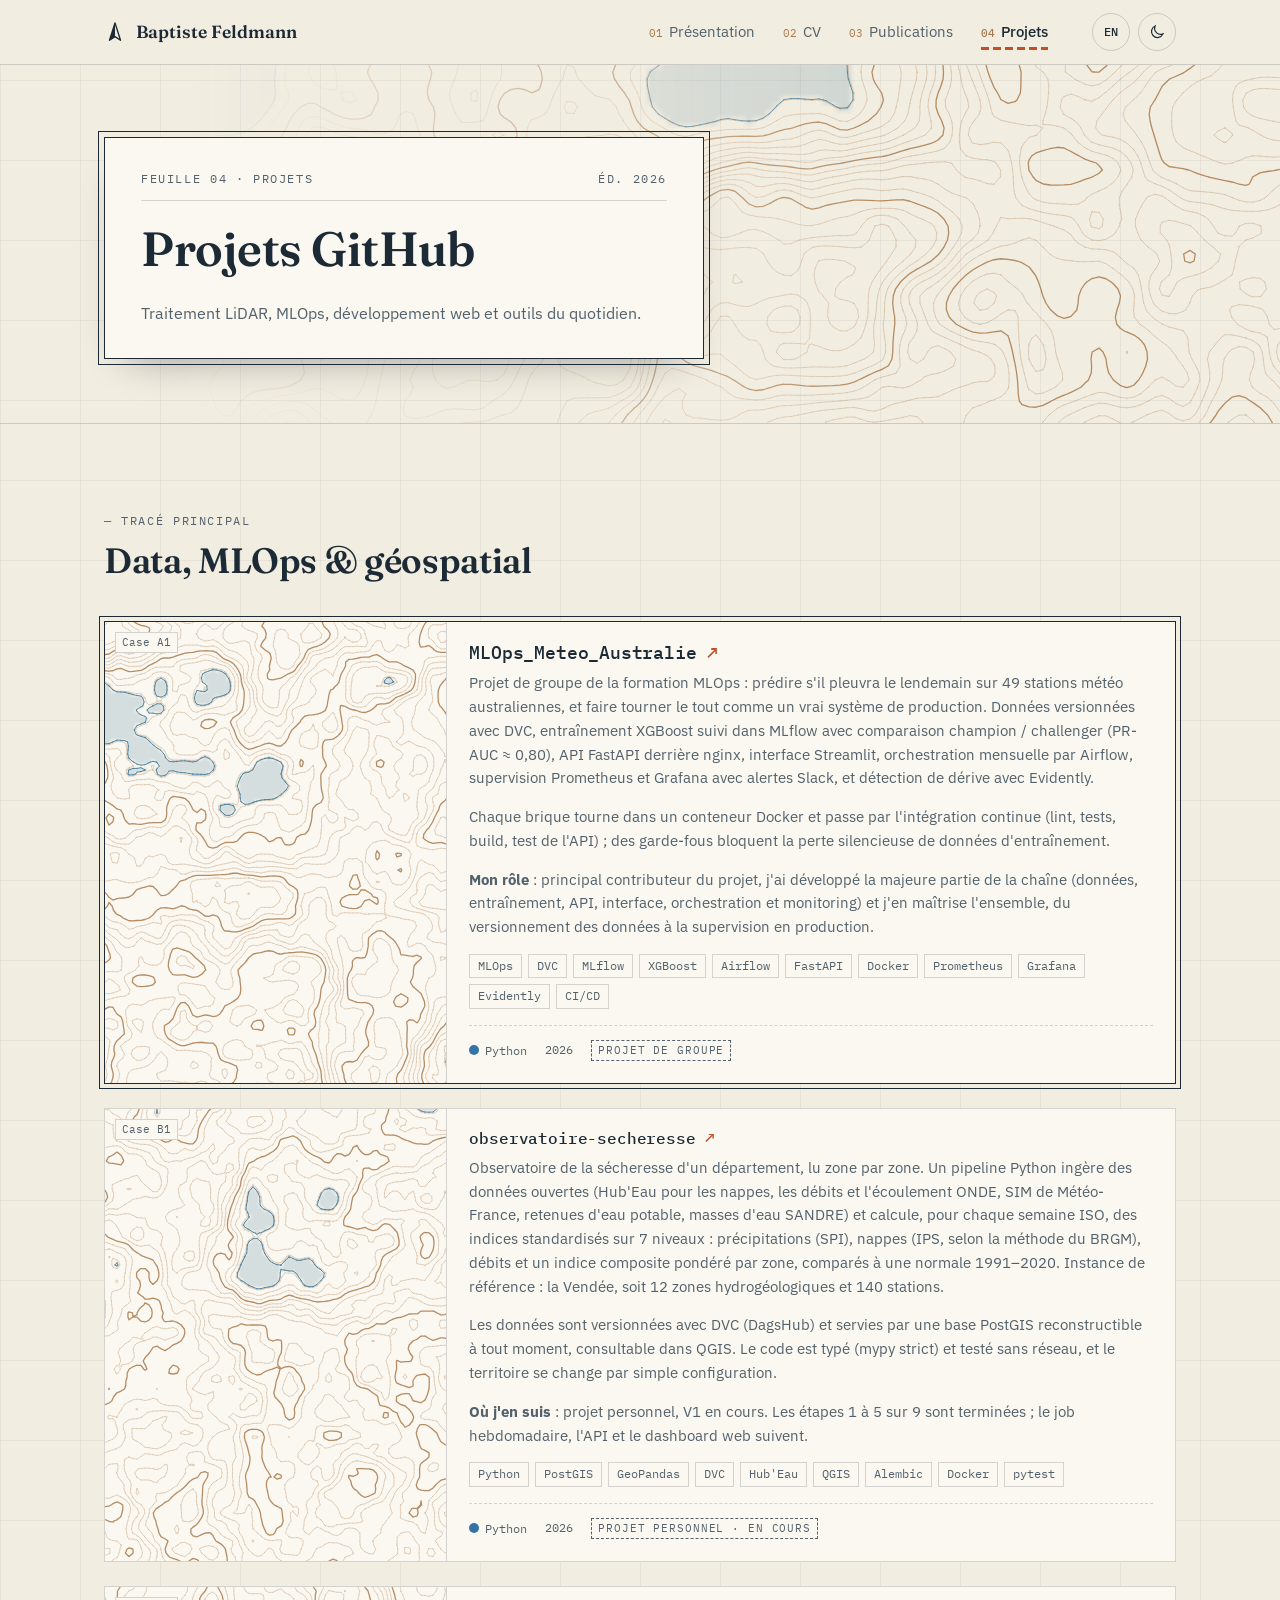
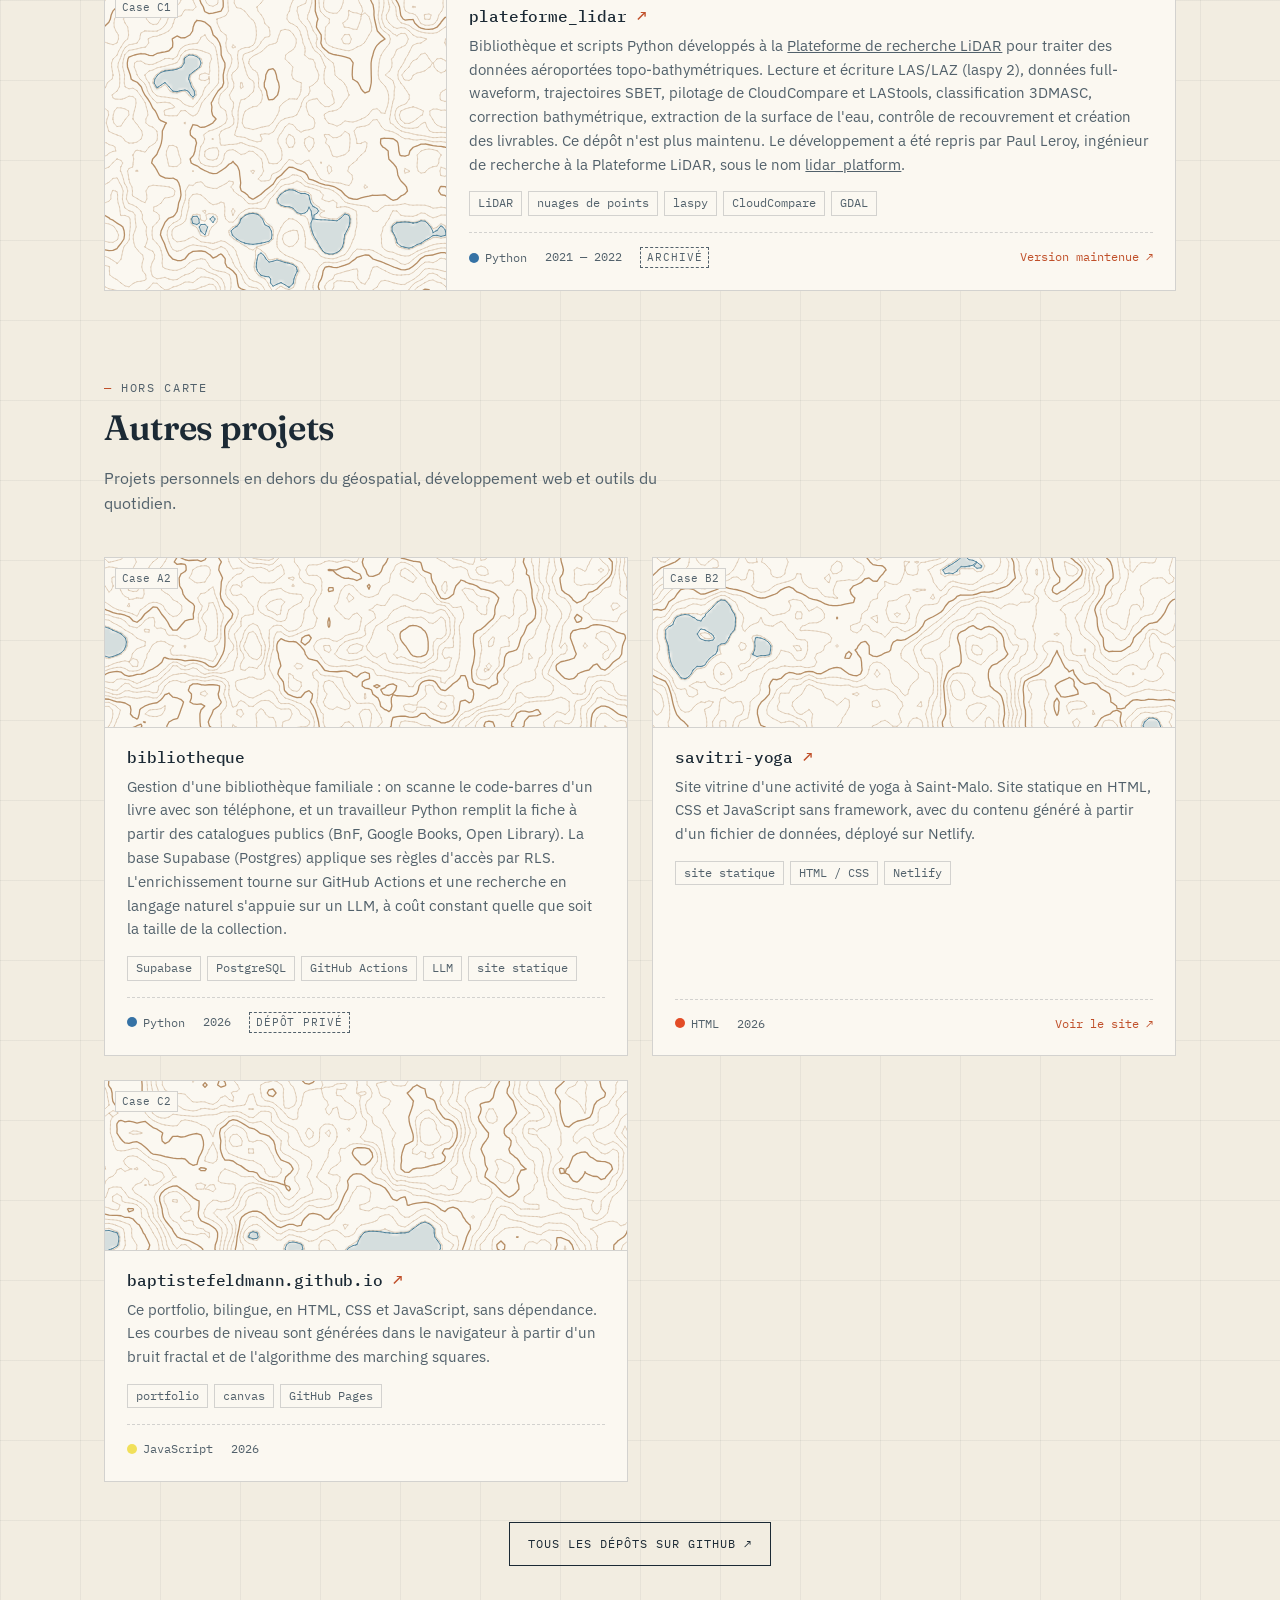
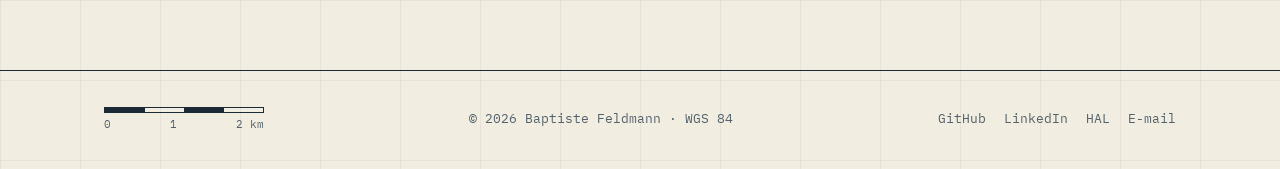
<file: projets.html>
<!doctype html>
<html lang="fr">
<head>
  <meta charset="utf-8">
  <meta name="viewport" content="width=device-width, initial-scale=1">
  <title>Baptiste Feldmann — Projets</title>
  <meta name="description" content="Projets GitHub de Baptiste Feldmann : outils de traitement LiDAR, projet MLOps, sites web.">
  <meta property="og:type" content="website">
  <meta property="og:site_name" content="Baptiste Feldmann">
  <meta property="og:locale" content="fr_FR">
  <meta property="og:title" content="Baptiste Feldmann — Projets">
  <meta property="og:description" content="Projets GitHub de Baptiste Feldmann : outils de traitement LiDAR, projet MLOps, sites web.">
  <meta property="og:url" content="https://baptistefeldmann.github.io/projets.html">
  <meta property="og:image" content="https://baptistefeldmann.github.io/assets/apercu_fr.png">
  <meta property="og:image:width" content="2400">
  <meta property="og:image:height" content="1254">
  <meta property="og:image:alt" content="Baptiste Feldmann — Ingénieur data géospatiale · GeoAI · MLOps — portfolio sur fond de carte topographique">
  <meta name="twitter:card" content="summary_large_image">
  <link rel="alternate" hreflang="fr" href="https://baptistefeldmann.github.io/projets.html">
  <link rel="alternate" hreflang="en" href="https://baptistefeldmann.github.io/en/projects.html">
  <link rel="icon" href="assets/favicon.svg" type="image/svg+xml">
  <link rel="preconnect" href="https://fonts.googleapis.com">
  <link rel="preconnect" href="https://fonts.gstatic.com" crossorigin>
  <link rel="stylesheet" href="https://fonts.googleapis.com/css2?family=Fraunces:opsz,wght@9..144,400;9..144,600&family=IBM+Plex+Mono:wght@400;500&family=IBM+Plex+Sans:wght@400;500;600&display=swap">
  <link rel="stylesheet" href="css/style.css">
  <script>(function(){var t;try{t=localStorage.getItem('theme')}catch(e){}document.documentElement.dataset.theme=t||(matchMedia('(prefers-color-scheme: dark)').matches?'dark':'light')})();</script>
  <script src="js/main.js" defer></script>
</head>
<body>

  <header class="site-header">
    <div class="container site-header__inner">
      <a class="brand" href="index.html">
        <svg width="22" height="22" viewBox="0 0 24 24" aria-hidden="true"><path d="M12 2 18 21 12 17 6 21Z" fill="none" stroke="currentColor" stroke-width="1.5" stroke-linejoin="round"/><path d="M12 2v15l-6 4Z" fill="currentColor"/></svg>
        Baptiste Feldmann
      </a>
      <nav class="site-nav" aria-label="Navigation principale">
        <a href="index.html"><span>01</span>Présentation</a>
        <a href="cv.html"><span>02</span>CV</a>
        <a href="publications.html"><span>03</span>Publications</a>
        <a href="projets.html" aria-current="page"><span>04</span>Projets</a>
      </nav>
      <a class="lang-switch" href="en/projects.html" hreflang="en" lang="en" title="English version">EN</a>
      <button class="theme-toggle" type="button" aria-label="Basculer entre thème clair et sombre">
        <svg class="icon-moon" width="18" height="18" viewBox="0 0 24 24" fill="none" stroke="currentColor" stroke-width="1.6"><path d="M20 14.5A8 8 0 0 1 9.5 4a8 8 0 1 0 10.5 10.5Z"/></svg>
        <svg class="icon-sun" width="18" height="18" viewBox="0 0 24 24" fill="none" stroke="currentColor" stroke-width="1.6"><circle cx="12" cy="12" r="4"/><path d="M12 2v2M12 20v2M2 12h2M20 12h2M4.9 4.9l1.4 1.4M17.7 17.7l1.4 1.4M4.9 19.1l1.4-1.4M17.7 6.3l1.4-1.4"/></svg>
      </button>
    </div>
  </header>

  <main>
    <section class="page-head">
      <canvas class="topo" data-seed="93" data-scale="260" data-levels="20" aria-hidden="true"></canvas>
      <div class="container">
        <div class="cartouche">
          <p class="label"><span>Feuille 04 · Projets</span><span>Éd. 2026</span></p>
          <h1>Projets GitHub</h1>
          <p>Traitement LiDAR, MLOps, développement web et outils du quotidien.</p>
        </div>
      </div>
    </section>

    <section class="section">
      <div class="container">
        <div class="section__head">
          <span class="label">Tracé principal</span>
          <h2>Data, MLOps &amp; géospatial</h2>
        </div>
        <div class="tiles tiles--wide">
          <article class="tile tile--featured">
            <div class="tile__map"><canvas class="topo" data-seed="202" data-scale="90" data-cell="4" data-levels="12" aria-hidden="true"></canvas><span class="tile__ref">Case A1</span></div>
            <div class="tile__body">
              <h3><a href="https://github.com/baptistefeldmann/MLOps_Meteo_Australie">MLOps_Meteo_Australie</a></h3>
              <p>Projet de groupe de la formation MLOps : prédire s'il pleuvra le lendemain sur 49 stations météo australiennes, et faire tourner le tout comme un vrai système de production. Données versionnées avec DVC, entraînement XGBoost suivi dans MLflow avec comparaison champion / challenger (PR-AUC ≈ 0,80), API FastAPI derrière nginx, interface Streamlit, orchestration mensuelle par Airflow, supervision Prometheus et Grafana avec alertes Slack, et détection de dérive avec Evidently.</p>
              <p>Chaque brique tourne dans un conteneur Docker et passe par l'intégration continue (lint, tests, build, test de l'API) ; des garde-fous bloquent la perte silencieuse de données d'entraînement.</p>
              <p><strong>Mon rôle</strong> : principal contributeur du projet, j'ai développé la majeure partie de la chaîne (données, entraînement, API, interface, orchestration et monitoring) et j'en maîtrise l'ensemble, du versionnement des données à la supervision en production.</p>
              <ul class="tags"><li class="tag">MLOps</li><li class="tag">DVC</li><li class="tag">MLflow</li><li class="tag">XGBoost</li><li class="tag">Airflow</li><li class="tag">FastAPI</li><li class="tag">Docker</li><li class="tag">Prometheus</li><li class="tag">Grafana</li><li class="tag">Evidently</li><li class="tag">CI/CD</li></ul>
              <div class="tile__meta"><span class="lang"><i style="--c:#3572A5"></i>Python</span><span>2026</span><span class="status">Projet de groupe</span></div>
            </div>
          </article>
          <article class="tile">
            <div class="tile__map"><canvas class="topo" data-seed="606" data-scale="80" data-cell="4" data-levels="12" aria-hidden="true"></canvas><span class="tile__ref">Case B1</span></div>
            <div class="tile__body">
              <h3><a href="https://github.com/baptistefeldmann/observatoire-secheresse">observatoire-secheresse</a></h3>
              <p>Observatoire de la sécheresse d'un département, lu zone par zone. Un pipeline Python ingère des données ouvertes (Hub'Eau pour les nappes, les débits et l'écoulement ONDE, SIM de Météo-France, retenues d'eau potable, masses d'eau SANDRE) et calcule, pour chaque semaine ISO, des indices standardisés sur 7 niveaux : précipitations (SPI), nappes (IPS, selon la méthode du BRGM), débits et un indice composite pondéré par zone, comparés à une normale 1991–2020. Instance de référence : la Vendée, soit 12 zones hydrogéologiques et 140 stations.</p>
              <p>Les données sont versionnées avec DVC (DagsHub) et servies par une base PostGIS reconstructible à tout moment, consultable dans QGIS. Le code est typé (mypy strict) et testé sans réseau, et le territoire se change par simple configuration.</p>
              <p><strong>Où j'en suis</strong> : projet personnel, V1 en cours. Les étapes 1 à 5 sur 9 sont terminées ; le job hebdomadaire, l'API et le dashboard web suivent.</p>
              <ul class="tags"><li class="tag">Python</li><li class="tag">PostGIS</li><li class="tag">GeoPandas</li><li class="tag">DVC</li><li class="tag">Hub'Eau</li><li class="tag">QGIS</li><li class="tag">Alembic</li><li class="tag">Docker</li><li class="tag">pytest</li></ul>
              <div class="tile__meta"><span class="lang"><i style="--c:#3572A5"></i>Python</span><span>2026</span><span class="status">Projet personnel · en cours</span></div>
            </div>
          </article>
          <article class="tile">
            <div class="tile__map"><canvas class="topo" data-seed="101" data-scale="80" data-cell="4" data-levels="12" aria-hidden="true"></canvas><span class="tile__ref">Case C1</span></div>
            <div class="tile__body">
              <h3><a href="https://github.com/baptistefeldmann/plateforme_lidar">plateforme_lidar</a></h3>
              <p>Bibliothèque et scripts Python développés à la <a href="https://lidar.univ-rennes.fr/">Plateforme de recherche LiDAR</a> pour traiter des données aéroportées topo-bathymétriques. Lecture et écriture LAS/LAZ (laspy 2), données full-waveform, trajectoires SBET, pilotage de CloudCompare et LAStools, classification 3DMASC, correction bathymétrique, extraction de la surface de l'eau, contrôle de recouvrement et création des livrables. Ce dépôt n'est plus maintenu. Le développement a été repris par Paul Leroy, ingénieur de recherche à la Plateforme LiDAR, sous le nom <a href="https://github.com/p-leroy/lidar_platform">lidar_platform</a>.</p>
              <ul class="tags"><li class="tag">LiDAR</li><li class="tag">nuages de points</li><li class="tag">laspy</li><li class="tag">CloudCompare</li><li class="tag">GDAL</li></ul>
              <div class="tile__meta"><span class="lang"><i style="--c:#3572A5"></i>Python</span><span>2021 — 2022</span><span class="status">Archivé</span><a href="https://github.com/p-leroy/lidar_platform">Version maintenue ↗</a></div>
            </div>
          </article>
        </div>

        <div class="section__head">
          <span class="label">Hors carte</span>
          <h2>Autres projets</h2>
          <p class="muted">Projets personnels en dehors du géospatial, développement web et outils du quotidien.</p>
        </div>
        <div class="tiles">
          <article class="tile">
            <div class="tile__map"><canvas class="topo" data-seed="505" data-scale="80" data-cell="4" data-levels="12" aria-hidden="true"></canvas><span class="tile__ref">Case A2</span></div>
            <div class="tile__body">
              <h3>bibliotheque</h3>
              <p>Gestion d'une bibliothèque familiale : on scanne le code-barres d'un livre avec son téléphone, et un travailleur Python remplit la fiche à partir des catalogues publics (BnF, Google Books, Open Library). La base Supabase (Postgres) applique ses règles d'accès par RLS. L'enrichissement tourne sur GitHub Actions et une recherche en langage naturel s'appuie sur un LLM, à coût constant quelle que soit la taille de la collection.</p>
              <ul class="tags"><li class="tag">Supabase</li><li class="tag">PostgreSQL</li><li class="tag">GitHub Actions</li><li class="tag">LLM</li><li class="tag">site statique</li></ul>
              <div class="tile__meta"><span class="lang"><i style="--c:#3572A5"></i>Python</span><span>2026</span><span class="status">Dépôt privé</span></div>
            </div>
          </article>
          <article class="tile">
            <div class="tile__map"><canvas class="topo" data-seed="303" data-scale="80" data-cell="4" data-levels="12" aria-hidden="true"></canvas><span class="tile__ref">Case B2</span></div>
            <div class="tile__body">
              <h3><a href="https://github.com/baptistefeldmann/savitri-yoga">savitri-yoga</a></h3>
              <p>Site vitrine d'une activité de yoga à Saint-Malo. Site statique en HTML, CSS et JavaScript sans framework, avec du contenu généré à partir d'un fichier de données, déployé sur Netlify.</p>
              <ul class="tags"><li class="tag">site statique</li><li class="tag">HTML / CSS</li><li class="tag">Netlify</li></ul>
              <div class="tile__meta"><span class="lang"><i style="--c:#e34c26"></i>HTML</span><span>2026</span><a href="https://www.savitriyoga-saintmalo.fr/">Voir le site ↗</a></div>
            </div>
          </article>
          <article class="tile">
            <div class="tile__map"><canvas class="topo" data-seed="404" data-scale="80" data-cell="4" data-levels="12" aria-hidden="true"></canvas><span class="tile__ref">Case C2</span></div>
            <div class="tile__body">
              <h3><a href="https://github.com/baptistefeldmann/baptistefeldmann.github.io">baptistefeldmann.github.io</a></h3>
              <p>Ce portfolio, bilingue, en HTML, CSS et JavaScript, sans dépendance. Les courbes de niveau sont générées dans le navigateur à partir d'un bruit fractal et de l'algorithme des marching squares.</p>
              <ul class="tags"><li class="tag">portfolio</li><li class="tag">canvas</li><li class="tag">GitHub Pages</li></ul>
              <div class="tile__meta"><span class="lang"><i style="--c:#f1e05a"></i>JavaScript</span><span>2026</span></div>
            </div>
          </article>
        </div>
        <p class="tiles-more"><a class="btn" href="https://github.com/baptistefeldmann">Tous les dépôts sur GitHub ↗</a></p>
      </div>
    </section>
  </main>

  <footer class="site-footer">
    <div class="container site-footer__inner">
      <div class="scalebar" aria-hidden="true">
        <div class="scalebar__bar"><span></span><span></span><span></span><span></span></div>
        <div class="scalebar__labels"><span>0</span><span>1</span><span>2 km</span></div>
      </div>
      <p>© <span data-year>2026</span> Baptiste Feldmann · WGS 84</p>
      <ul class="footer-links">
        <li><a href="https://github.com/baptistefeldmann">GitHub</a></li>
        <li><a href="https://www.linkedin.com/in/baptiste-feldmann-a589b4167">LinkedIn</a></li>
        <li><a href="https://hal.science/search/index/?q=authFullName_t%3A%22Baptiste+Feldmann%22">HAL</a></li>
        <li><a href="mailto:feldmann.baptiste@gmail.com">E-mail</a></li>
      </ul>
    </div>
  </footer>

</body>
</html>
</file>
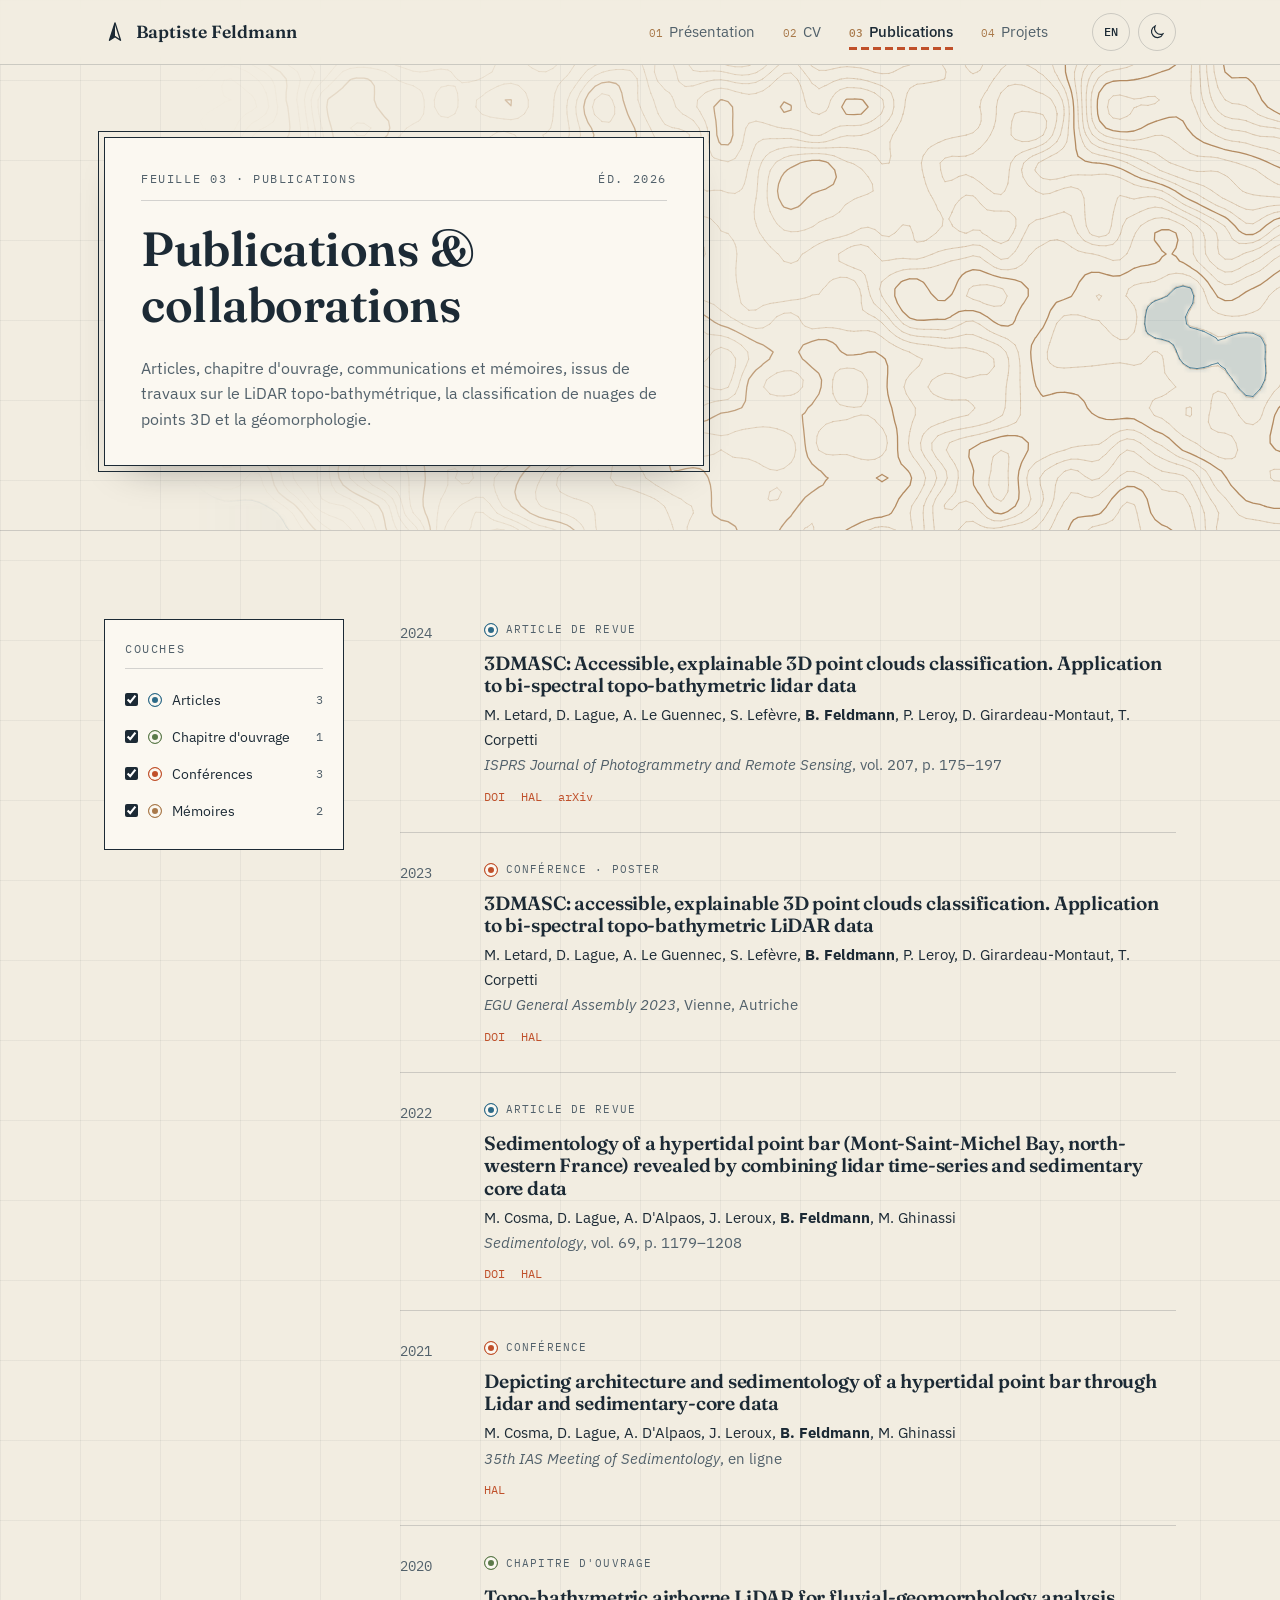
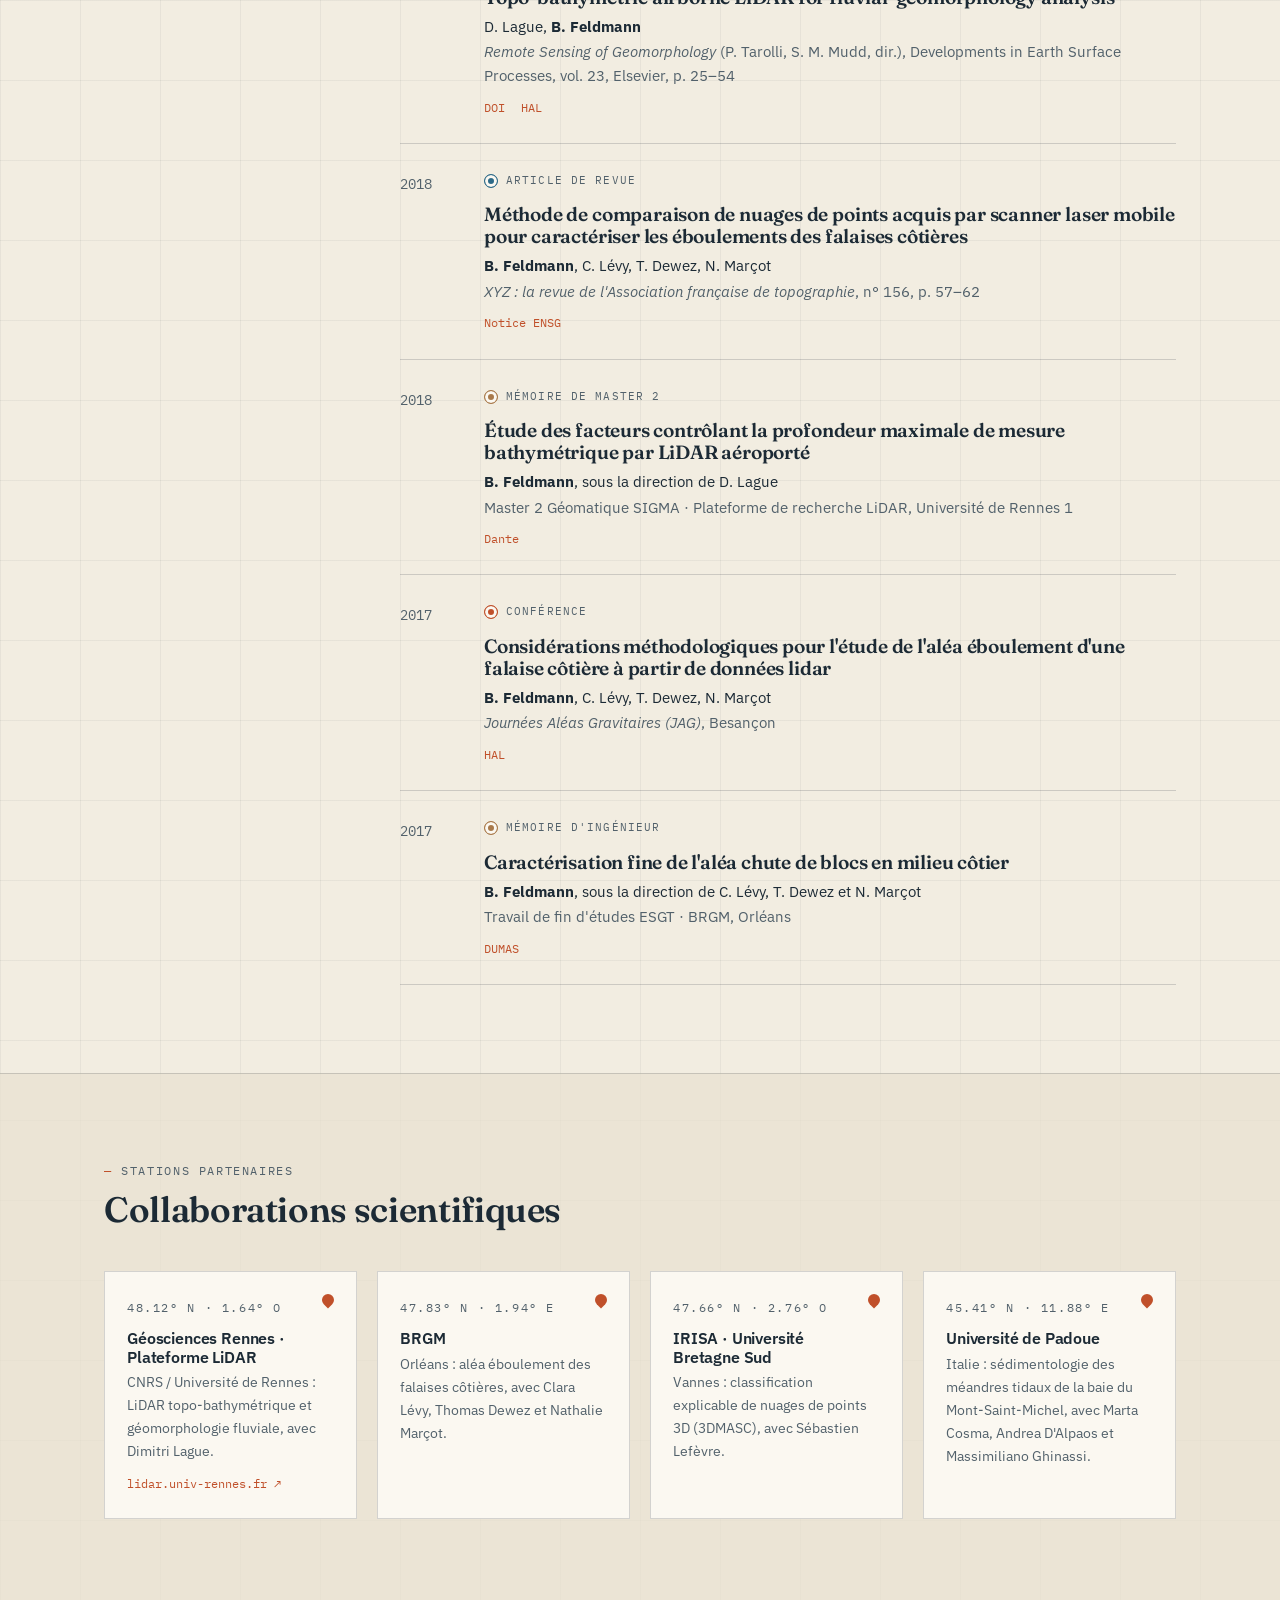
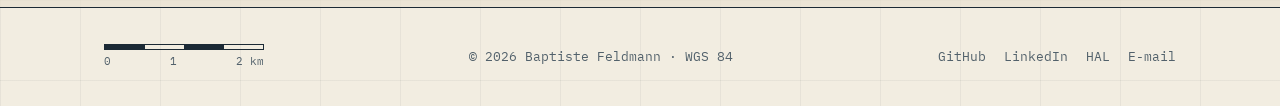
<file: publications.html>
<!doctype html>
<html lang="fr">
<head>
  <meta charset="utf-8">
  <meta name="viewport" content="width=device-width, initial-scale=1">
  <title>Baptiste Feldmann — Publications</title>
  <meta name="description" content="Publications et collaborations scientifiques de Baptiste Feldmann : LiDAR topo-bathymétrique, classification de nuages de points 3D, géomorphologie.">
  <meta property="og:type" content="website">
  <meta property="og:site_name" content="Baptiste Feldmann">
  <meta property="og:locale" content="fr_FR">
  <meta property="og:title" content="Baptiste Feldmann — Publications">
  <meta property="og:description" content="Publications et collaborations scientifiques de Baptiste Feldmann : LiDAR topo-bathymétrique, classification de nuages de points 3D, géomorphologie.">
  <meta property="og:url" content="https://baptistefeldmann.github.io/publications.html">
  <meta property="og:image" content="https://baptistefeldmann.github.io/assets/apercu_fr.png">
  <meta property="og:image:width" content="2400">
  <meta property="og:image:height" content="1254">
  <meta property="og:image:alt" content="Baptiste Feldmann — Ingénieur data géospatiale · GeoAI · MLOps — portfolio sur fond de carte topographique">
  <meta name="twitter:card" content="summary_large_image">
  <link rel="alternate" hreflang="fr" href="https://baptistefeldmann.github.io/publications.html">
  <link rel="alternate" hreflang="en" href="https://baptistefeldmann.github.io/en/publications.html">
  <link rel="icon" href="assets/favicon.svg" type="image/svg+xml">
  <link rel="preconnect" href="https://fonts.googleapis.com">
  <link rel="preconnect" href="https://fonts.gstatic.com" crossorigin>
  <link rel="stylesheet" href="https://fonts.googleapis.com/css2?family=Fraunces:opsz,wght@9..144,400;9..144,600&family=IBM+Plex+Mono:wght@400;500&family=IBM+Plex+Sans:wght@400;500;600&display=swap">
  <link rel="stylesheet" href="css/style.css">
  <script>(function(){var t;try{t=localStorage.getItem('theme')}catch(e){}document.documentElement.dataset.theme=t||(matchMedia('(prefers-color-scheme: dark)').matches?'dark':'light')})();</script>
  <script src="js/main.js" defer></script>
</head>
<body>

  <header class="site-header">
    <div class="container site-header__inner">
      <a class="brand" href="index.html">
        <svg width="22" height="22" viewBox="0 0 24 24" aria-hidden="true"><path d="M12 2 18 21 12 17 6 21Z" fill="none" stroke="currentColor" stroke-width="1.5" stroke-linejoin="round"/><path d="M12 2v15l-6 4Z" fill="currentColor"/></svg>
        Baptiste Feldmann
      </a>
      <nav class="site-nav" aria-label="Navigation principale">
        <a href="index.html"><span>01</span>Présentation</a>
        <a href="cv.html"><span>02</span>CV</a>
        <a href="publications.html" aria-current="page"><span>03</span>Publications</a>
        <a href="projets.html"><span>04</span>Projets</a>
      </nav>
      <a class="lang-switch" href="en/publications.html" hreflang="en" lang="en" title="English version">EN</a>
      <button class="theme-toggle" type="button" aria-label="Basculer entre thème clair et sombre">
        <svg class="icon-moon" width="18" height="18" viewBox="0 0 24 24" fill="none" stroke="currentColor" stroke-width="1.6"><path d="M20 14.5A8 8 0 0 1 9.5 4a8 8 0 1 0 10.5 10.5Z"/></svg>
        <svg class="icon-sun" width="18" height="18" viewBox="0 0 24 24" fill="none" stroke="currentColor" stroke-width="1.6"><circle cx="12" cy="12" r="4"/><path d="M12 2v2M12 20v2M2 12h2M20 12h2M4.9 4.9l1.4 1.4M17.7 17.7l1.4 1.4M4.9 19.1l1.4-1.4M17.7 6.3l1.4-1.4"/></svg>
      </button>
    </div>
  </header>

  <main>
    <section class="page-head">
      <canvas class="topo" data-seed="58" data-scale="260" data-levels="20" aria-hidden="true"></canvas>
      <div class="container">
        <div class="cartouche">
          <p class="label"><span>Feuille 03 · Publications</span><span>Éd. 2026</span></p>
          <h1>Publications &amp; collaborations</h1>
          <p>Articles, chapitre d'ouvrage, communications et mémoires, issus de travaux sur le LiDAR topo-bathymétrique, la classification de nuages de points 3D et la géomorphologie.</p>
        </div>
      </div>
    </section>

    <section class="section">
      <div class="container pub-layout">
        <aside class="layers" aria-label="Filtrer les publications">
          <span class="label">Couches</span>
          <label class="layer"><input type="checkbox" data-layer="article" checked><span class="sym sym--point" style="--c: var(--water)"></span>Articles <span class="layer__count" data-count="article"></span></label>
          <label class="layer"><input type="checkbox" data-layer="chapter" checked><span class="sym sym--point" style="--c: var(--forest)"></span>Chapitre d'ouvrage <span class="layer__count" data-count="chapter"></span></label>
          <label class="layer"><input type="checkbox" data-layer="conference" checked><span class="sym sym--point" style="--c: var(--accent)"></span>Conférences <span class="layer__count" data-count="conference"></span></label>
          <label class="layer"><input type="checkbox" data-layer="thesis" checked><span class="sym sym--point" style="--c: var(--contour)"></span>Mémoires <span class="layer__count" data-count="thesis"></span></label>
        </aside>

        <div class="pubs">
          <article class="pub" data-type="article">
            <div class="pub__year">2024</div>
            <div>
              <span class="pub__type"><span class="sym sym--point"></span>Article de revue</span>
              <h3>3DMASC: Accessible, explainable 3D point clouds classification. Application to bi-spectral topo-bathymetric lidar data</h3>
              <p class="pub__authors">M. Letard, D. Lague, A. Le Guennec, S. Lefèvre, <strong>B. Feldmann</strong>, P. Leroy, D. Girardeau-Montaut, T. Corpetti</p>
              <p class="pub__venue"><em>ISPRS Journal of Photogrammetry and Remote Sensing</em>, vol. 207, p. 175–197</p>
              <div class="pub__links"><a href="https://doi.org/10.1016/j.isprsjprs.2023.11.022">DOI</a><a href="https://hal.science/hal-04353070">HAL</a><a href="https://arxiv.org/abs/2401.09481">arXiv</a></div>
            </div>
          </article>
          <article class="pub" data-type="conference">
            <div class="pub__year">2023</div>
            <div>
              <span class="pub__type"><span class="sym sym--point"></span>Conférence · poster</span>
              <h3>3DMASC: accessible, explainable 3D point clouds classification. Application to bi-spectral topo-bathymetric LiDAR data</h3>
              <p class="pub__authors">M. Letard, D. Lague, A. Le Guennec, S. Lefèvre, <strong>B. Feldmann</strong>, P. Leroy, D. Girardeau-Montaut, T. Corpetti</p>
              <p class="pub__venue"><em>EGU General Assembly 2023</em>, Vienne, Autriche</p>
              <div class="pub__links"><a href="https://doi.org/10.5194/egusphere-egu23-7115">DOI</a><a href="https://hal.science/hal-04084937">HAL</a></div>
            </div>
          </article>
          <article class="pub" data-type="article">
            <div class="pub__year">2022</div>
            <div>
              <span class="pub__type"><span class="sym sym--point"></span>Article de revue</span>
              <h3>Sedimentology of a hypertidal point bar (Mont-Saint-Michel Bay, north-western France) revealed by combining lidar time-series and sedimentary core data</h3>
              <p class="pub__authors">M. Cosma, D. Lague, A. D'Alpaos, J. Leroux, <strong>B. Feldmann</strong>, M. Ghinassi</p>
              <p class="pub__venue"><em>Sedimentology</em>, vol. 69, p. 1179–1208</p>
              <div class="pub__links"><a href="https://doi.org/10.1111/sed.12942">DOI</a><a href="https://insu.hal.science/insu-03337571">HAL</a></div>
            </div>
          </article>
          <article class="pub" data-type="conference">
            <div class="pub__year">2021</div>
            <div>
              <span class="pub__type"><span class="sym sym--point"></span>Conférence</span>
              <h3>Depicting architecture and sedimentology of a hypertidal point bar through Lidar and sedimentary-core data</h3>
              <p class="pub__authors">M. Cosma, D. Lague, A. D'Alpaos, J. Leroux, <strong>B. Feldmann</strong>, M. Ghinassi</p>
              <p class="pub__venue"><em>35th IAS Meeting of Sedimentology</em>, en ligne</p>
              <div class="pub__links"><a href="https://insu.hal.science/insu-03373470">HAL</a></div>
            </div>
          </article>
          <article class="pub" data-type="chapter">
            <div class="pub__year">2020</div>
            <div>
              <span class="pub__type"><span class="sym sym--point"></span>Chapitre d'ouvrage</span>
              <h3>Topo-bathymetric airborne LiDAR for fluvial-geomorphology analysis</h3>
              <p class="pub__authors">D. Lague, <strong>B. Feldmann</strong></p>
              <p class="pub__venue"><em>Remote Sensing of Geomorphology</em> (P. Tarolli, S. M. Mudd, dir.), Developments in Earth Surface Processes, vol. 23, Elsevier, p. 25–54</p>
              <div class="pub__links"><a href="https://doi.org/10.1016/B978-0-444-64177-9.00002-3">DOI</a><a href="https://insu.hal.science/insu-02550433">HAL</a></div>
            </div>
          </article>
          <article class="pub" data-type="article">
            <div class="pub__year">2018</div>
            <div>
              <span class="pub__type"><span class="sym sym--point"></span>Article de revue</span>
              <h3>Méthode de comparaison de nuages de points acquis par scanner laser mobile pour caractériser les éboulements des falaises côtières</h3>
              <p class="pub__authors"><strong>B. Feldmann</strong>, C. Lévy, T. Dewez, N. Marçot</p>
              <p class="pub__venue"><em>XYZ : la revue de l'Association française de topographie</em>, n° 156, p. 57–62</p>
              <div class="pub__links"><a href="https://documentation.ensg.eu/index.php?lvl=notice_display&amp;id=90840">Notice ENSG</a></div>
            </div>
          </article>
          <article class="pub" data-type="thesis">
            <div class="pub__year">2018</div>
            <div>
              <span class="pub__type"><span class="sym sym--point"></span>Mémoire de Master 2</span>
              <h3>Étude des facteurs contrôlant la profondeur maximale de mesure bathymétrique par LiDAR aéroporté</h3>
              <p class="pub__authors"><strong>B. Feldmann</strong>, sous la direction de D. Lague</p>
              <p class="pub__venue">Master 2 Géomatique SIGMA · Plateforme de recherche LiDAR, Université de Rennes 1</p>
              <div class="pub__links"><a href="https://dante.univ-tlse2.fr/s/fr/item/6417">Dante</a></div>
            </div>
          </article>
          <article class="pub" data-type="conference">
            <div class="pub__year">2017</div>
            <div>
              <span class="pub__type"><span class="sym sym--point"></span>Conférence</span>
              <h3>Considérations méthodologiques pour l'étude de l'aléa éboulement d'une falaise côtière à partir de données lidar</h3>
              <p class="pub__authors"><strong>B. Feldmann</strong>, C. Lévy, T. Dewez, N. Marçot</p>
              <p class="pub__venue"><em>Journées Aléas Gravitaires (JAG)</em>, Besançon</p>
              <div class="pub__links"><a href="https://brgm.hal.science/hal-01591426">HAL</a></div>
            </div>
          </article>
          <article class="pub" data-type="thesis">
            <div class="pub__year">2017</div>
            <div>
              <span class="pub__type"><span class="sym sym--point"></span>Mémoire d'ingénieur</span>
              <h3>Caractérisation fine de l'aléa chute de blocs en milieu côtier</h3>
              <p class="pub__authors"><strong>B. Feldmann</strong>, sous la direction de C. Lévy, T. Dewez et N. Marçot</p>
              <p class="pub__venue">Travail de fin d'études ESGT · BRGM, Orléans</p>
              <div class="pub__links"><a href="https://dumas.ccsd.cnrs.fr/dumas-01834957">DUMAS</a></div>
            </div>
          </article>
        </div>
      </div>
    </section>

    <section class="section section--tint">
      <div class="container">
        <div class="section__head">
          <span class="label">Stations partenaires</span>
          <h2>Collaborations scientifiques</h2>
        </div>
        <div class="collabs">
          <div class="collab">
            <span class="label">48.12° N · 1.64° O</span>
            <h3>Géosciences Rennes · Plateforme LiDAR</h3>
            <p>CNRS / Université de Rennes : LiDAR topo-bathymétrique et géomorphologie fluviale, avec Dimitri Lague.</p>
            <a class="collab__link" href="https://lidar.univ-rennes.fr/">lidar.univ-rennes.fr ↗</a>
          </div>
          <div class="collab">
            <span class="label">47.83° N · 1.94° E</span>
            <h3>BRGM</h3>
            <p>Orléans : aléa éboulement des falaises côtières, avec Clara Lévy, Thomas Dewez et Nathalie Marçot.</p>
          </div>
          <div class="collab">
            <span class="label">47.66° N · 2.76° O</span>
            <h3>IRISA · Université Bretagne Sud</h3>
            <p>Vannes : classification explicable de nuages de points 3D (3DMASC), avec Sébastien Lefèvre.</p>
          </div>
          <div class="collab">
            <span class="label">45.41° N · 11.88° E</span>
            <h3>Université de Padoue</h3>
            <p>Italie : sédimentologie des méandres tidaux de la baie du Mont-Saint-Michel, avec Marta Cosma, Andrea D'Alpaos et Massimiliano Ghinassi.</p>
          </div>
        </div>
      </div>
    </section>
  </main>

  <footer class="site-footer">
    <div class="container site-footer__inner">
      <div class="scalebar" aria-hidden="true">
        <div class="scalebar__bar"><span></span><span></span><span></span><span></span></div>
        <div class="scalebar__labels"><span>0</span><span>1</span><span>2 km</span></div>
      </div>
      <p>© <span data-year>2026</span> Baptiste Feldmann · WGS 84</p>
      <ul class="footer-links">
        <li><a href="https://github.com/baptistefeldmann">GitHub</a></li>
        <li><a href="https://www.linkedin.com/in/baptiste-feldmann-a589b4167">LinkedIn</a></li>
        <li><a href="https://hal.science/search/index/?q=authFullName_t%3A%22Baptiste+Feldmann%22">HAL</a></li>
        <li><a href="mailto:feldmann.baptiste@gmail.com">E-mail</a></li>
      </ul>
    </div>
  </footer>

</body>
</html>
</file>
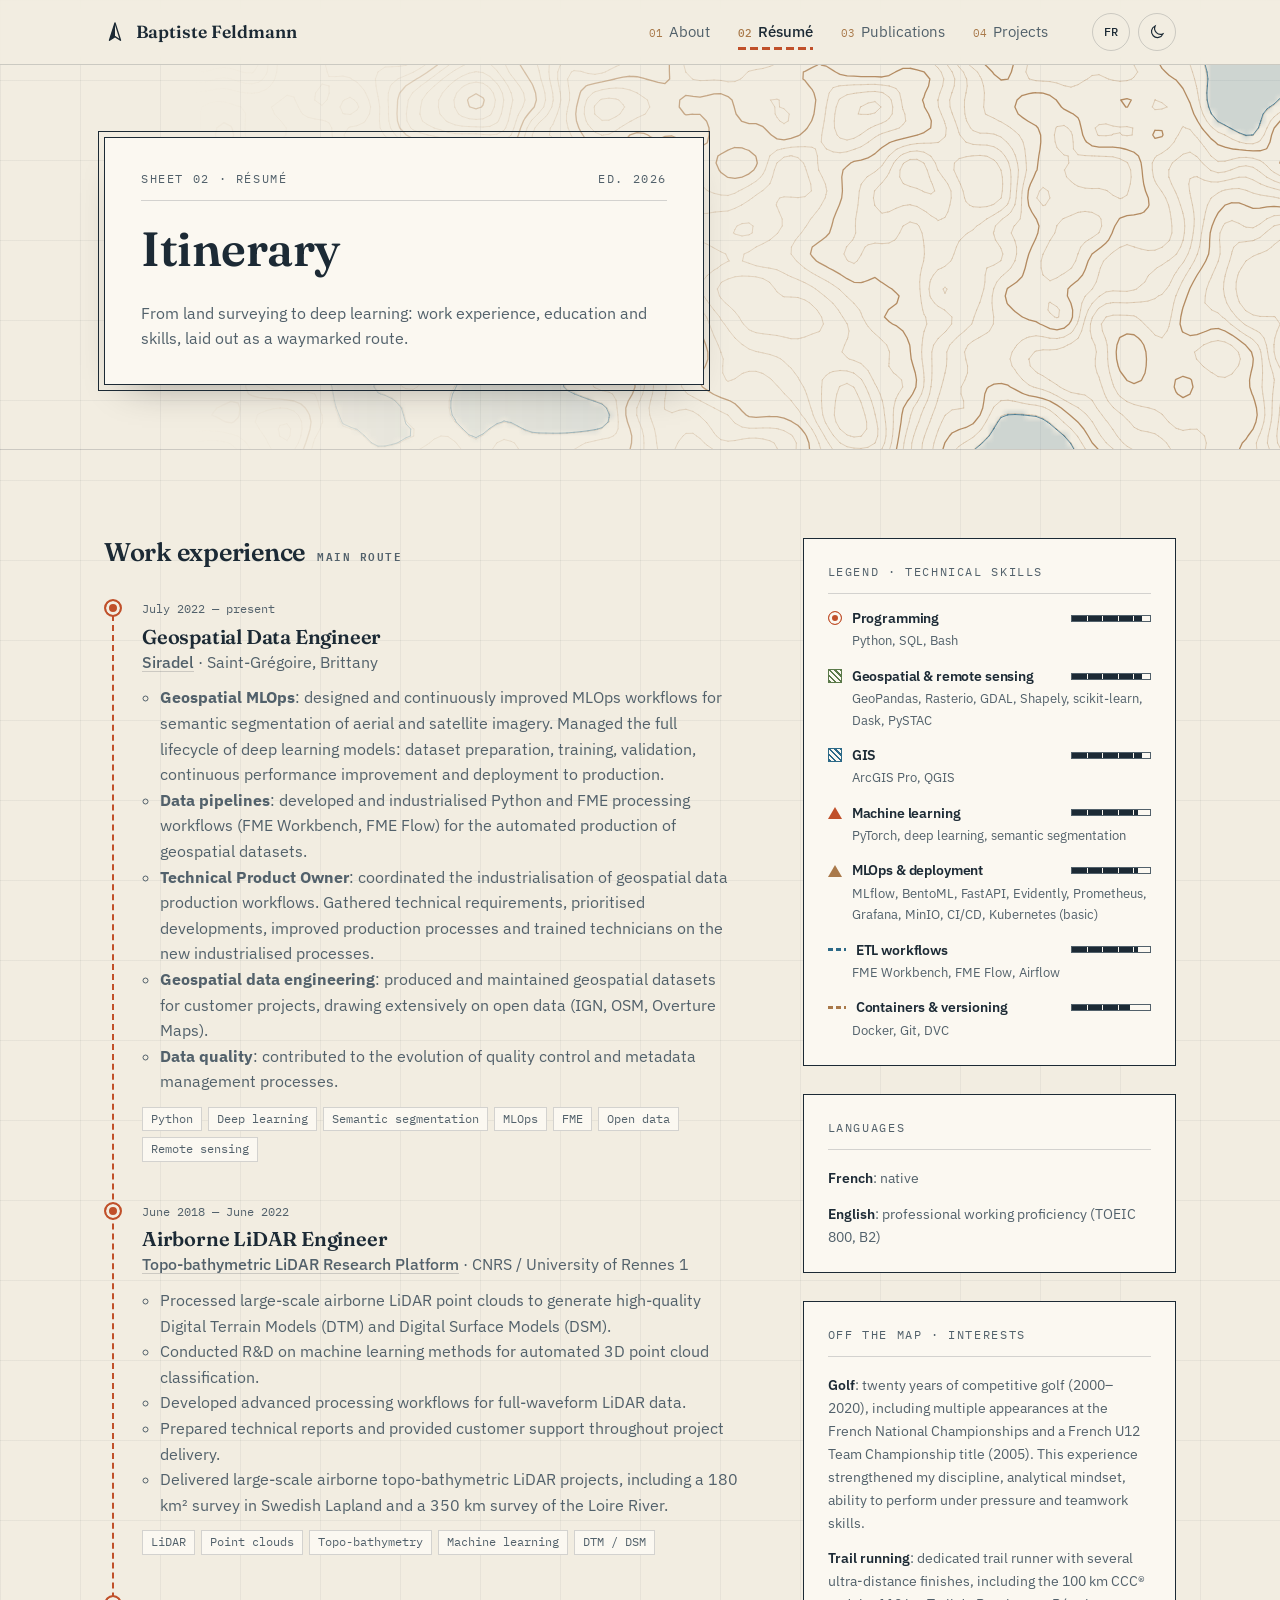
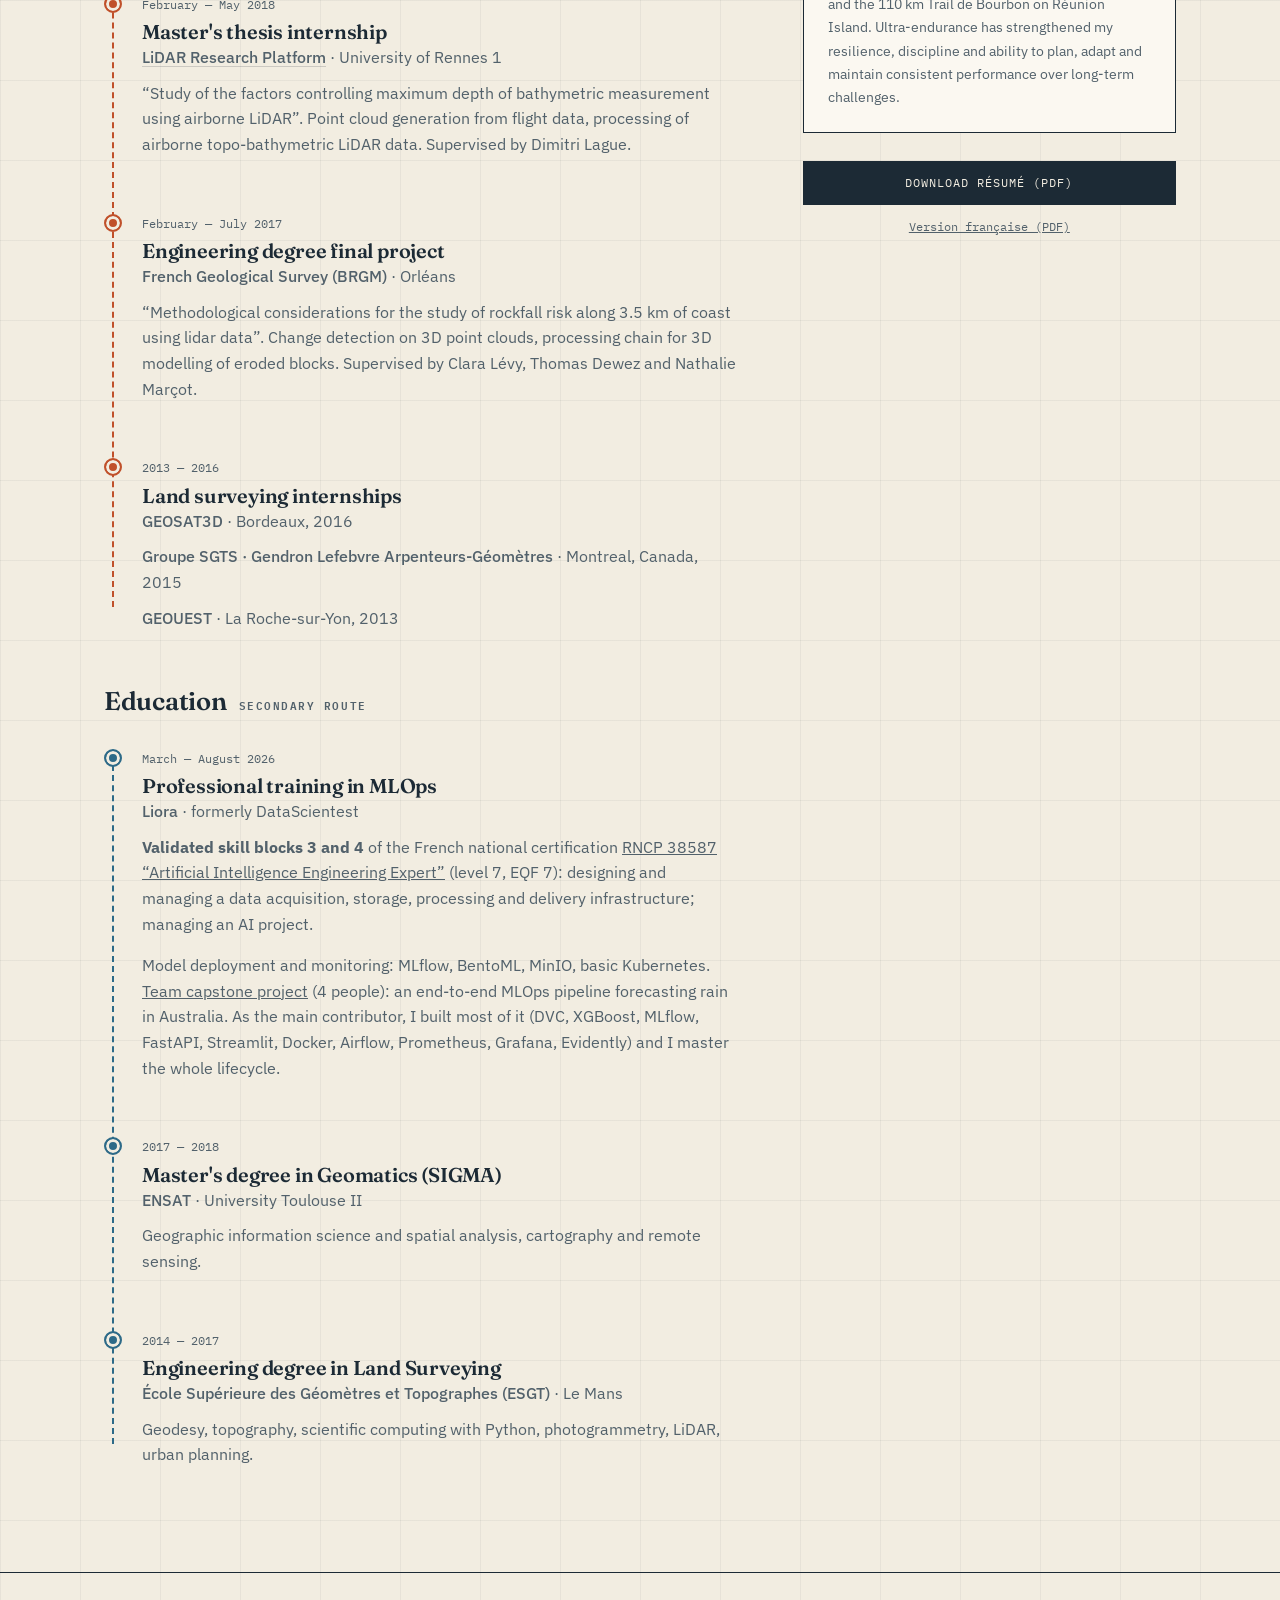
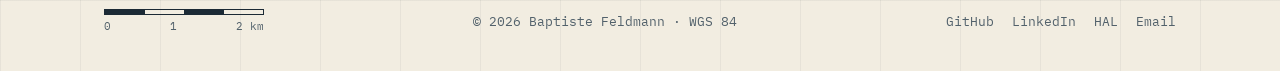
<file: en/cv.html>
<!doctype html>
<html lang="en">
<head>
  <meta charset="utf-8">
  <meta name="viewport" content="width=device-width, initial-scale=1">
  <title>Baptiste Feldmann — Résumé</title>
  <meta name="description" content="Résumé of Baptiste Feldmann: Geospatial Data Engineer at Siradel, former Airborne LiDAR Engineer (CNRS / University of Rennes 1).">
  <meta property="og:type" content="website">
  <meta property="og:site_name" content="Baptiste Feldmann">
  <meta property="og:locale" content="en_GB">
  <meta property="og:title" content="Baptiste Feldmann — Résumé">
  <meta property="og:description" content="Résumé of Baptiste Feldmann: Geospatial Data Engineer at Siradel, former Airborne LiDAR Engineer (CNRS / University of Rennes 1).">
  <meta property="og:url" content="https://baptistefeldmann.github.io/en/cv.html">
  <meta property="og:image" content="https://baptistefeldmann.github.io/assets/apercu_en.png">
  <meta property="og:image:width" content="2400">
  <meta property="og:image:height" content="1254">
  <meta property="og:image:alt" content="Baptiste Feldmann — Geospatial Data Engineer · GeoAI · MLOps — portfolio on a topographic map background">
  <meta name="twitter:card" content="summary_large_image">
  <link rel="alternate" hreflang="fr" href="https://baptistefeldmann.github.io/cv.html">
  <link rel="alternate" hreflang="en" href="https://baptistefeldmann.github.io/en/cv.html">
  <link rel="icon" href="../assets/favicon.svg" type="image/svg+xml">
  <link rel="preconnect" href="https://fonts.googleapis.com">
  <link rel="preconnect" href="https://fonts.gstatic.com" crossorigin>
  <link rel="stylesheet" href="https://fonts.googleapis.com/css2?family=Fraunces:opsz,wght@9..144,400;9..144,600&family=IBM+Plex+Mono:wght@400;500&family=IBM+Plex+Sans:wght@400;500;600&display=swap">
  <link rel="stylesheet" href="../css/style.css">
  <script>(function(){var t;try{t=localStorage.getItem('theme')}catch(e){}document.documentElement.dataset.theme=t||(matchMedia('(prefers-color-scheme: dark)').matches?'dark':'light')})();</script>
  <script src="../js/main.js" defer></script>
</head>
<body>

  <header class="site-header">
    <div class="container site-header__inner">
      <a class="brand" href="index.html">
        <svg width="22" height="22" viewBox="0 0 24 24" aria-hidden="true"><path d="M12 2 18 21 12 17 6 21Z" fill="none" stroke="currentColor" stroke-width="1.5" stroke-linejoin="round"/><path d="M12 2v15l-6 4Z" fill="currentColor"/></svg>
        Baptiste Feldmann
      </a>
      <nav class="site-nav" aria-label="Main navigation">
        <a href="index.html"><span>01</span>About</a>
        <a href="cv.html" aria-current="page"><span>02</span>Résumé</a>
        <a href="publications.html"><span>03</span>Publications</a>
        <a href="projects.html"><span>04</span>Projects</a>
      </nav>
      <a class="lang-switch" href="../cv.html" hreflang="fr" lang="fr" title="Version française">FR</a>
      <button class="theme-toggle" type="button" aria-label="Toggle light and dark theme">
        <svg class="icon-moon" width="18" height="18" viewBox="0 0 24 24" fill="none" stroke="currentColor" stroke-width="1.6"><path d="M20 14.5A8 8 0 0 1 9.5 4a8 8 0 1 0 10.5 10.5Z"/></svg>
        <svg class="icon-sun" width="18" height="18" viewBox="0 0 24 24" fill="none" stroke="currentColor" stroke-width="1.6"><circle cx="12" cy="12" r="4"/><path d="M12 2v2M12 20v2M2 12h2M20 12h2M4.9 4.9l1.4 1.4M17.7 17.7l1.4 1.4M4.9 19.1l1.4-1.4M17.7 6.3l1.4-1.4"/></svg>
      </button>
    </div>
  </header>

  <main>
    <section class="page-head">
      <canvas class="topo" data-seed="21" data-scale="260" data-levels="20" aria-hidden="true"></canvas>
      <div class="container">
        <div class="cartouche">
          <p class="label"><span>Sheet 02 · Résumé</span><span>Ed. 2026</span></p>
          <h1>Itinerary</h1>
          <p>From land surveying to deep learning: work experience, education and skills, laid out as a waymarked route.</p>
        </div>
      </div>
    </section>

    <section class="section">
      <div class="container cv-layout">
        <div>
          <div class="cv-block" data-cv="experience">
            <h2>Work experience <span class="label">Main route</span></h2>
            <ol class="route">
              <li class="waypoint" data-start="2022-07" data-end="">
                <span class="waypoint__date">July 2022 — present</span>
                <h3>Geospatial Data Engineer</h3>
                <p class="waypoint__org"><a href="https://www.siradel.com/">Siradel</a> <span>· Saint-Grégoire, Brittany</span></p>
                <ul>
                  <li><strong>Geospatial MLOps</strong>: designed and continuously improved MLOps workflows for semantic segmentation of aerial and satellite imagery. Managed the full lifecycle of deep learning models: dataset preparation, training, validation, continuous performance improvement and deployment to production.</li>
                  <li><strong>Data pipelines</strong>: developed and industrialised Python and FME processing workflows (FME Workbench, FME Flow) for the automated production of geospatial datasets.</li>
                  <li><strong>Technical Product Owner</strong>: coordinated the industrialisation of geospatial data production workflows. Gathered technical requirements, prioritised developments, improved production processes and trained technicians on the new industrialised processes.</li>
                  <li><strong>Geospatial data engineering</strong>: produced and maintained geospatial datasets for customer projects, drawing extensively on open data (IGN, OSM, Overture Maps).</li>
                  <li><strong>Data quality</strong>: contributed to the evolution of quality control and metadata management processes.</li>
                </ul>
                <ul class="tags"><li class="tag">Python</li><li class="tag">Deep learning</li><li class="tag">Semantic segmentation</li><li class="tag">MLOps</li><li class="tag">FME</li><li class="tag">Open data</li><li class="tag">Remote sensing</li></ul>
              </li>
              <li class="waypoint" data-start="2018-06" data-end="2022-06">
                <span class="waypoint__date">June 2018 — June 2022</span>
                <h3>Airborne LiDAR Engineer</h3>
                <p class="waypoint__org"><a href="https://lidar.univ-rennes.fr/">Topo-bathymetric LiDAR Research Platform</a> <span>· CNRS / University of Rennes 1</span></p>
                <ul>
                  <li>Processed large-scale airborne LiDAR point clouds to generate high-quality Digital Terrain Models (DTM) and Digital Surface Models (DSM).</li>
                  <li>Conducted R&amp;D on machine learning methods for automated 3D point cloud classification.</li>
                  <li>Developed advanced processing workflows for full-waveform LiDAR data.</li>
                  <li>Prepared technical reports and provided customer support throughout project delivery.</li>
                  <li>Delivered large-scale airborne topo-bathymetric LiDAR projects, including a 180 km² survey in Swedish Lapland and a 350 km survey of the Loire River.</li>
                </ul>
                <ul class="tags"><li class="tag">LiDAR</li><li class="tag">Point clouds</li><li class="tag">Topo-bathymetry</li><li class="tag">Machine learning</li><li class="tag">DTM / DSM</li></ul>
              </li>
              <li class="waypoint" data-start="2018-02" data-end="2018-05">
                <span class="waypoint__date">February — May 2018</span>
                <h3>Master's thesis internship</h3>
                <p class="waypoint__org"><a href="https://lidar.univ-rennes.fr/">LiDAR Research Platform</a> <span>· University of Rennes 1</span></p>
                <p>“Study of the factors controlling maximum depth of bathymetric measurement using airborne LiDAR”. Point cloud generation from flight data, processing of airborne topo-bathymetric LiDAR data. Supervised by Dimitri Lague.</p>
              </li>
              <li class="waypoint" data-start="2017-02" data-end="2017-07">
                <span class="waypoint__date">February — July 2017</span>
                <h3>Engineering degree final project</h3>
                <p class="waypoint__org">French Geological Survey (BRGM) <span>· Orléans</span></p>
                <p>“Methodological considerations for the study of rockfall risk along 3.5 km of coast using lidar data”. Change detection on 3D point clouds, processing chain for 3D modelling of eroded blocks. Supervised by Clara Lévy, Thomas Dewez and Nathalie Marçot.</p>
              </li>
              <li class="waypoint" data-cv="skip">
                <span class="waypoint__date">2013 — 2016</span>
                <h3>Land surveying internships</h3>
                <p class="waypoint__org">GEOSAT3D <span>· Bordeaux, 2016</span></p>
                <p class="waypoint__org">Groupe SGTS · Gendron Lefebvre Arpenteurs-Géomètres <span>· Montreal, Canada, 2015</span></p>
                <p class="waypoint__org">GEOUEST <span>· La Roche-sur-Yon, 2013</span></p>
              </li>
            </ol>
          </div>

          <div class="cv-block" data-cv="education">
            <h2>Education <span class="label">Secondary route</span></h2>
            <ol class="route route--edu">
              <li class="waypoint" data-start="2026-03" data-end="2026-08">
                <span class="waypoint__date">March — August 2026</span>
                <h3>Professional training in MLOps</h3>
                <p class="waypoint__org">Liora <span>· formerly DataScientest</span></p>
                <p><strong>Validated skill blocks 3 and 4</strong> of the French national certification <a href="https://www.francecompetences.fr/recherche/rncp/38587/">RNCP 38587 “Artificial Intelligence Engineering Expert”</a> (level 7, EQF 7): designing and managing a data acquisition, storage, processing and delivery infrastructure; managing an AI project.</p>
                <p>Model deployment and monitoring: MLflow, BentoML, MinIO, basic Kubernetes. <a href="https://github.com/baptistefeldmann/MLOps_Meteo_Australie">Team capstone project</a> (4 people): an end-to-end MLOps pipeline forecasting rain in Australia. As the main contributor, I built most of it (DVC, XGBoost, MLflow, FastAPI, Streamlit, Docker, Airflow, Prometheus, Grafana, Evidently) and I master the whole lifecycle.</p>
              </li>
              <li class="waypoint" data-start="2017" data-end="2018">
                <span class="waypoint__date">2017 — 2018</span>
                <h3>Master's degree in Geomatics (SIGMA)</h3>
                <p class="waypoint__org">ENSAT <span>· University Toulouse II</span></p>
                <p>Geographic information science and spatial analysis, cartography and remote sensing.</p>
              </li>
              <li class="waypoint" data-start="2014" data-end="2017">
                <span class="waypoint__date">2014 — 2017</span>
                <h3>Engineering degree in Land Surveying</h3>
                <p class="waypoint__org">École Supérieure des Géomètres et Topographes (ESGT) <span>· Le Mans</span></p>
                <p>Geodesy, topography, scientific computing with Python, photogrammetry, LiDAR, urban planning.</p>
              </li>
            </ol>
          </div>
        </div>

        <aside class="aside-stack">
          <div class="legend" data-cv="skills">
            <span class="label">Legend · Technical skills</span>
            <div class="legend__group">
              <h3><span class="sym sym--point"></span>Programming<span class="level" style="--v: 90%"></span></h3>
              <p>Python, SQL, Bash</p>
            </div>
            <div class="legend__group">
              <h3><span class="sym sym--area" style="--c: var(--forest)"></span>Geospatial &amp; remote sensing<span class="level" style="--v: 90%"></span></h3>
              <p>GeoPandas, Rasterio, GDAL, Shapely, scikit-learn, Dask, PySTAC</p>
            </div>
            <div class="legend__group">
              <h3><span class="sym sym--area" style="--c: var(--water)"></span>GIS<span class="level" style="--v: 90%"></span></h3>
              <p>ArcGIS Pro, QGIS</p>
            </div>
            <div class="legend__group">
              <h3><span class="sym sym--tri" style="--c: var(--accent)"></span>Machine learning<span class="level" style="--v: 85%"></span></h3>
              <p>PyTorch, deep learning, semantic segmentation</p>
            </div>
            <div class="legend__group">
              <h3><span class="sym sym--tri" style="--c: var(--contour)"></span>MLOps &amp; deployment<span class="level" style="--v: 85%"></span></h3>
              <p>MLflow, BentoML, FastAPI, Evidently, Prometheus, Grafana, MinIO, CI/CD, Kubernetes (basic)</p>
            </div>
            <div class="legend__group">
              <h3><span class="sym sym--line" style="--c: var(--water)"></span>ETL workflows<span class="level" style="--v: 85%"></span></h3>
              <p>FME Workbench, FME Flow, Airflow</p>
            </div>
            <div class="legend__group">
              <h3><span class="sym sym--line" style="--c: var(--contour)"></span>Containers &amp; versioning<span class="level" style="--v: 75%"></span></h3>
              <p>Docker, Git, DVC</p>
            </div>
          </div>

          <div class="legend" data-cv="languages">
            <span class="label">Languages</span>
            <p class="note"><strong>French</strong>: native</p>
            <p class="note"><strong>English</strong>: professional working proficiency (TOEIC 800, B2)</p>
          </div>

          <div class="legend" data-cv="interests">
            <span class="label">Off the map · Interests</span>
            <p class="note"><strong>Golf</strong>: twenty years of competitive golf (2000–2020), including multiple appearances at the French National Championships and a French U12 Team Championship title (2005). This experience strengthened my discipline, analytical mindset, ability to perform under pressure and teamwork skills.</p>
            <p class="note"><strong>Trail running</strong>: dedicated trail runner with several ultra-distance finishes, including the 100 km CCC® and the 110 km Trail de Bourbon on Réunion Island. Ultra-endurance has strengthened my resilience, discipline and ability to plan, adapt and maintain consistent performance over long-term challenges.</p>
          </div>

          <div class="cv-download">
            <a class="btn btn--primary" href="../assets/CV_Baptiste_Feldmann_EN.pdf" download>Download résumé (PDF)</a>
            <a class="cv-download__alt" href="../assets/CV_Baptiste_Feldmann_FR.pdf" download hreflang="fr">Version française (PDF)</a>
          </div>
        </aside>
      </div>
    </section>
  </main>

  <footer class="site-footer">
    <div class="container site-footer__inner">
      <div class="scalebar" aria-hidden="true">
        <div class="scalebar__bar"><span></span><span></span><span></span><span></span></div>
        <div class="scalebar__labels"><span>0</span><span>1</span><span>2 km</span></div>
      </div>
      <p>© <span data-year>2026</span> Baptiste Feldmann · WGS 84</p>
      <ul class="footer-links">
        <li><a href="https://github.com/baptistefeldmann">GitHub</a></li>
        <li><a href="https://www.linkedin.com/in/baptiste-feldmann-a589b4167">LinkedIn</a></li>
        <li><a href="https://hal.science/search/index/?q=authFullName_t%3A%22Baptiste+Feldmann%22">HAL</a></li>
        <li><a href="mailto:feldmann.baptiste@gmail.com">Email</a></li>
      </ul>
    </div>
  </footer>

</body>
</html>
</file>
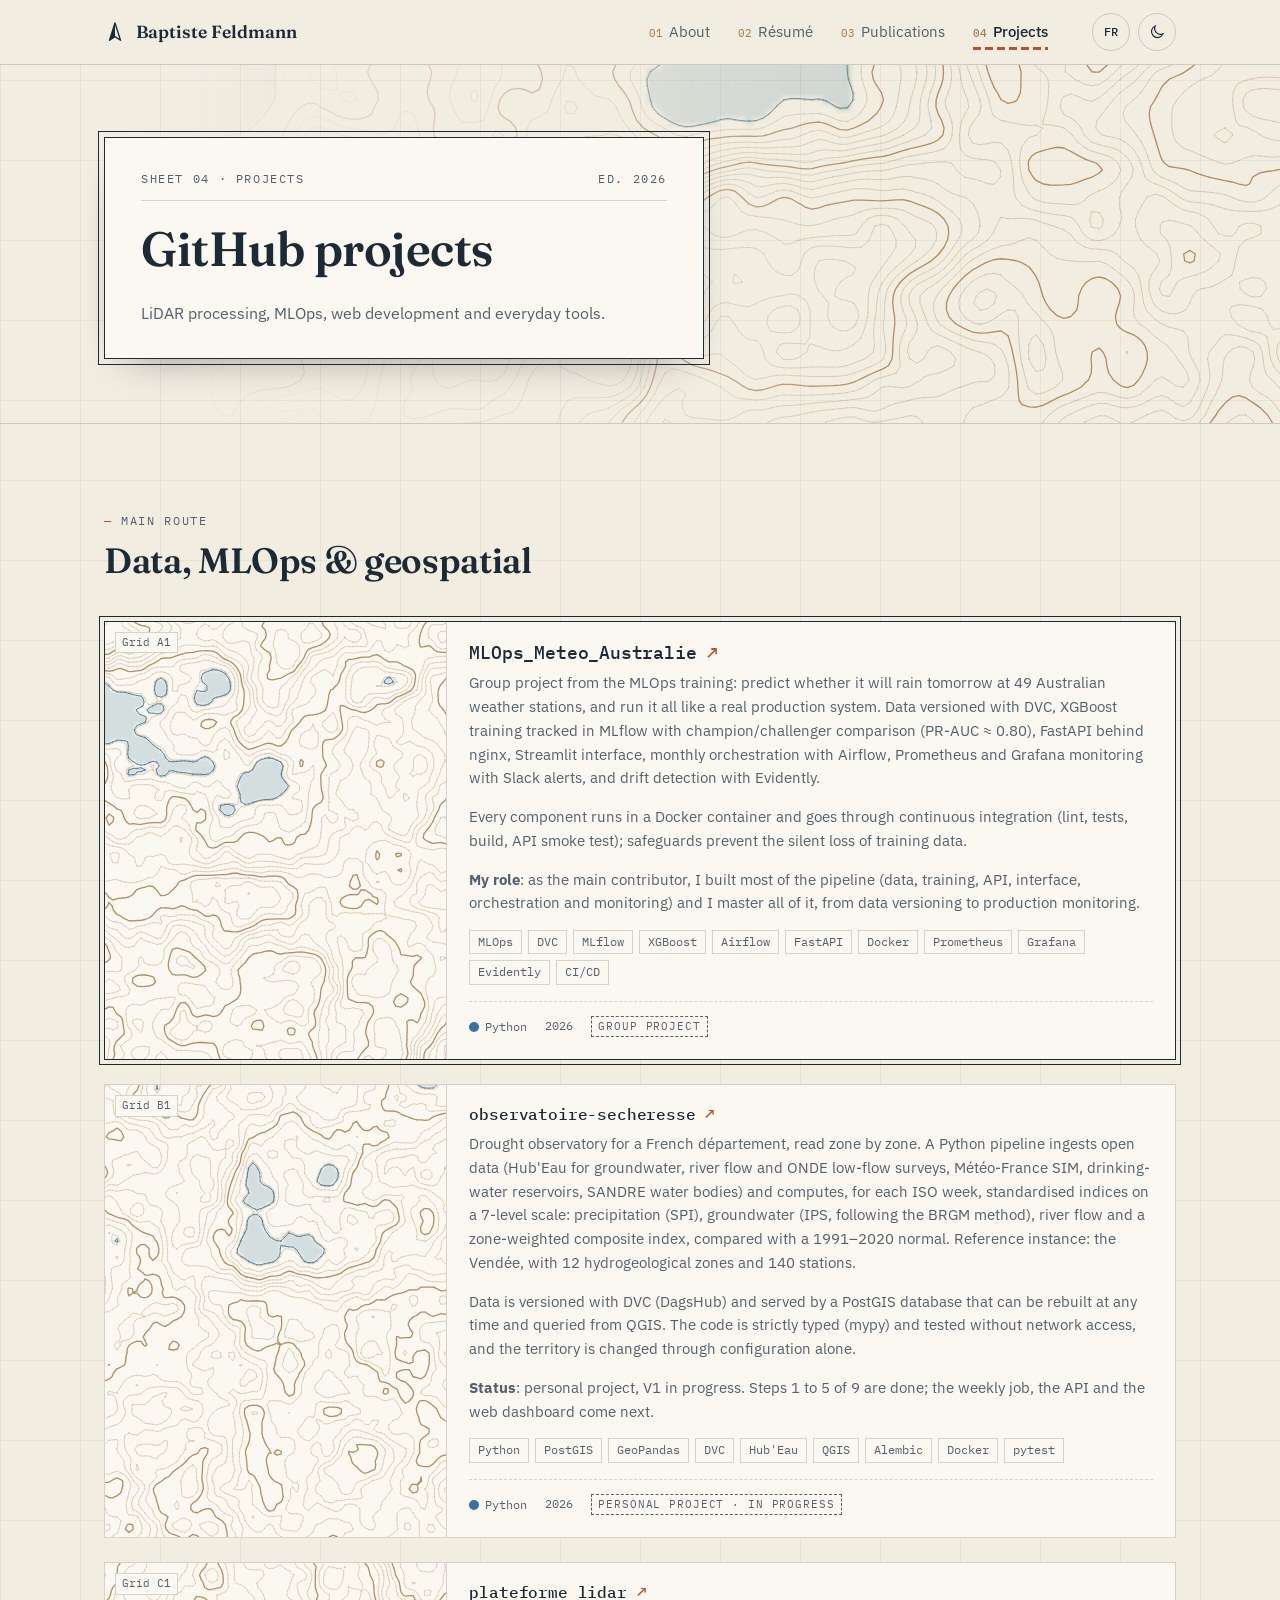
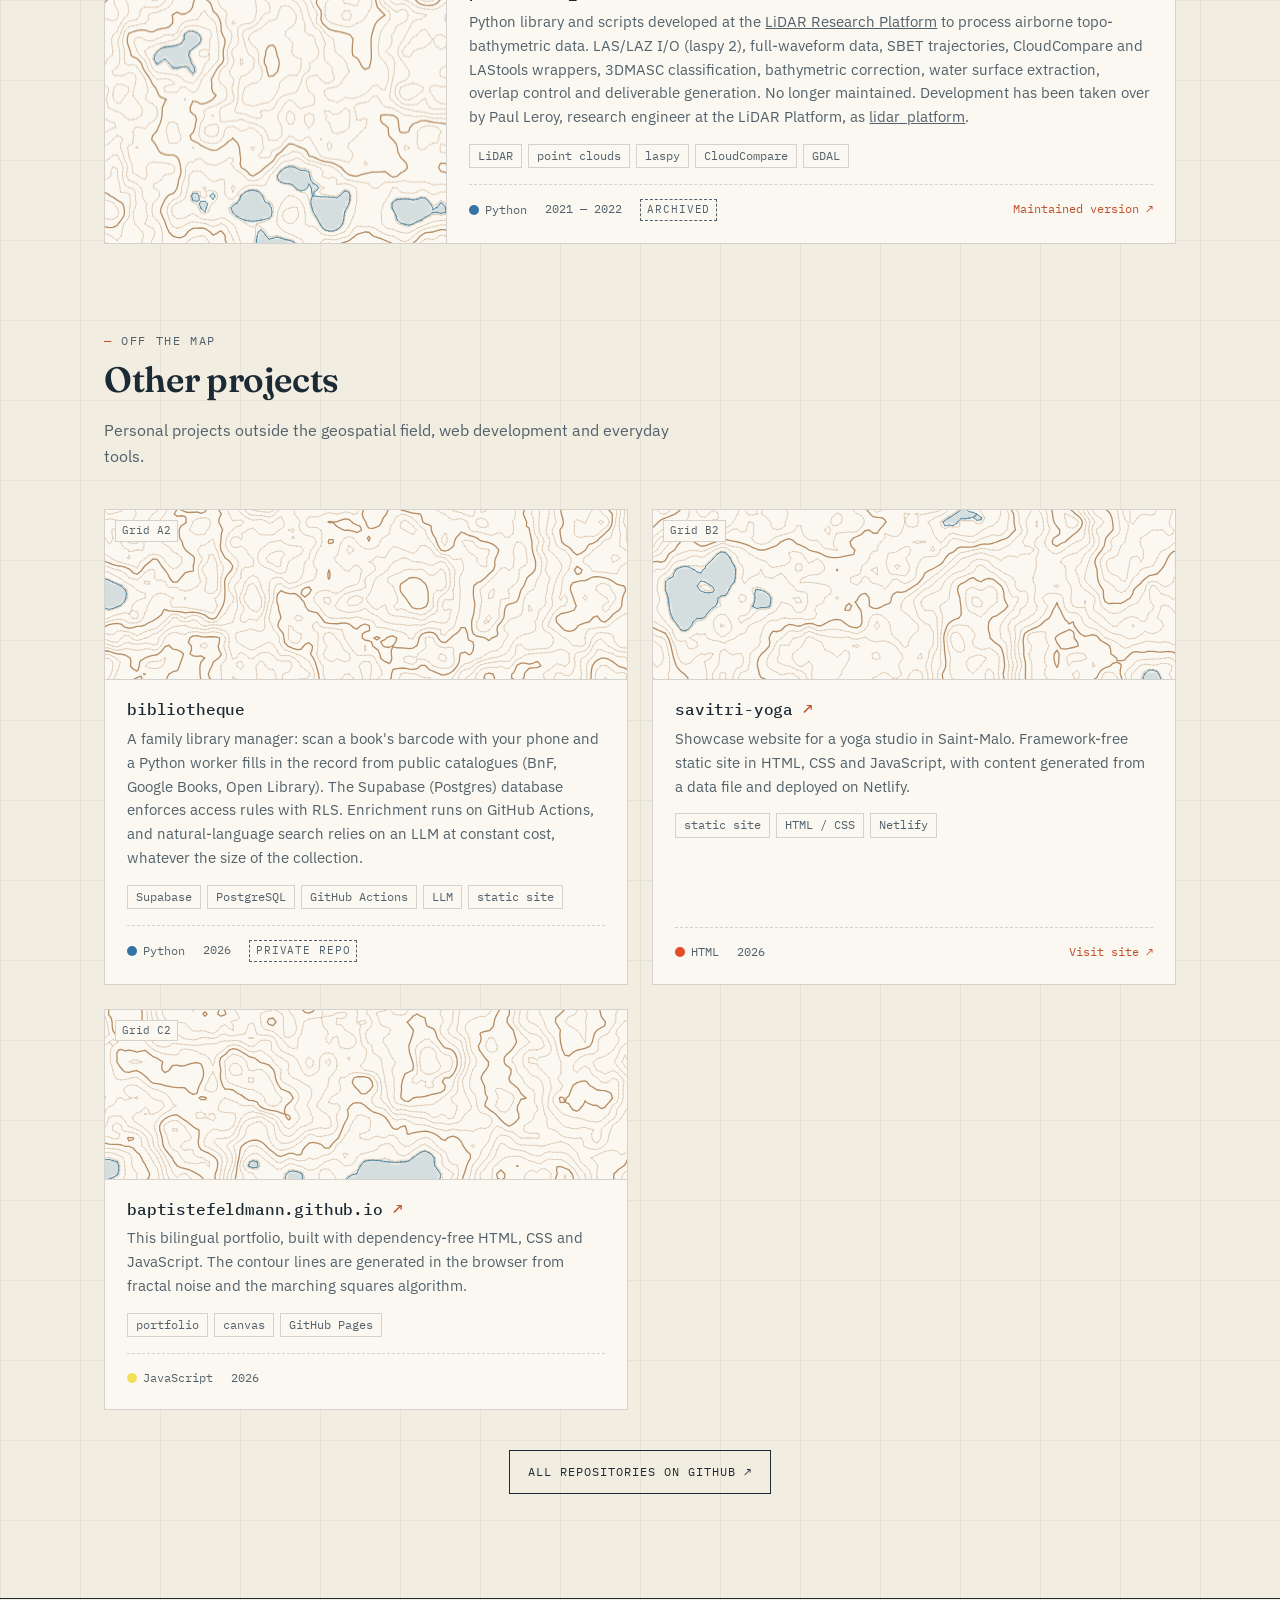
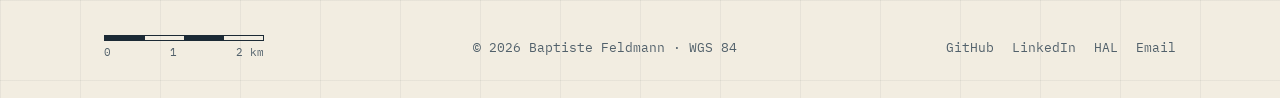
<file: en/projects.html>
<!doctype html>
<html lang="en">
<head>
  <meta charset="utf-8">
  <meta name="viewport" content="width=device-width, initial-scale=1">
  <title>Baptiste Feldmann — Projects</title>
  <meta name="description" content="GitHub projects of Baptiste Feldmann: LiDAR processing tools, MLOps project, websites.">
  <meta property="og:type" content="website">
  <meta property="og:site_name" content="Baptiste Feldmann">
  <meta property="og:locale" content="en_GB">
  <meta property="og:title" content="Baptiste Feldmann — Projects">
  <meta property="og:description" content="GitHub projects of Baptiste Feldmann: LiDAR processing tools, MLOps project, websites.">
  <meta property="og:url" content="https://baptistefeldmann.github.io/en/projects.html">
  <meta property="og:image" content="https://baptistefeldmann.github.io/assets/apercu_en.png">
  <meta property="og:image:width" content="2400">
  <meta property="og:image:height" content="1254">
  <meta property="og:image:alt" content="Baptiste Feldmann — Geospatial Data Engineer · GeoAI · MLOps — portfolio on a topographic map background">
  <meta name="twitter:card" content="summary_large_image">
  <link rel="alternate" hreflang="fr" href="https://baptistefeldmann.github.io/projets.html">
  <link rel="alternate" hreflang="en" href="https://baptistefeldmann.github.io/en/projects.html">
  <link rel="icon" href="../assets/favicon.svg" type="image/svg+xml">
  <link rel="preconnect" href="https://fonts.googleapis.com">
  <link rel="preconnect" href="https://fonts.gstatic.com" crossorigin>
  <link rel="stylesheet" href="https://fonts.googleapis.com/css2?family=Fraunces:opsz,wght@9..144,400;9..144,600&family=IBM+Plex+Mono:wght@400;500&family=IBM+Plex+Sans:wght@400;500;600&display=swap">
  <link rel="stylesheet" href="../css/style.css">
  <script>(function(){var t;try{t=localStorage.getItem('theme')}catch(e){}document.documentElement.dataset.theme=t||(matchMedia('(prefers-color-scheme: dark)').matches?'dark':'light')})();</script>
  <script src="../js/main.js" defer></script>
</head>
<body>

  <header class="site-header">
    <div class="container site-header__inner">
      <a class="brand" href="index.html">
        <svg width="22" height="22" viewBox="0 0 24 24" aria-hidden="true"><path d="M12 2 18 21 12 17 6 21Z" fill="none" stroke="currentColor" stroke-width="1.5" stroke-linejoin="round"/><path d="M12 2v15l-6 4Z" fill="currentColor"/></svg>
        Baptiste Feldmann
      </a>
      <nav class="site-nav" aria-label="Main navigation">
        <a href="index.html"><span>01</span>About</a>
        <a href="cv.html"><span>02</span>Résumé</a>
        <a href="publications.html"><span>03</span>Publications</a>
        <a href="projects.html" aria-current="page"><span>04</span>Projects</a>
      </nav>
      <a class="lang-switch" href="../projets.html" hreflang="fr" lang="fr" title="Version française">FR</a>
      <button class="theme-toggle" type="button" aria-label="Toggle light and dark theme">
        <svg class="icon-moon" width="18" height="18" viewBox="0 0 24 24" fill="none" stroke="currentColor" stroke-width="1.6"><path d="M20 14.5A8 8 0 0 1 9.5 4a8 8 0 1 0 10.5 10.5Z"/></svg>
        <svg class="icon-sun" width="18" height="18" viewBox="0 0 24 24" fill="none" stroke="currentColor" stroke-width="1.6"><circle cx="12" cy="12" r="4"/><path d="M12 2v2M12 20v2M2 12h2M20 12h2M4.9 4.9l1.4 1.4M17.7 17.7l1.4 1.4M4.9 19.1l1.4-1.4M17.7 6.3l1.4-1.4"/></svg>
      </button>
    </div>
  </header>

  <main>
    <section class="page-head">
      <canvas class="topo" data-seed="93" data-scale="260" data-levels="20" aria-hidden="true"></canvas>
      <div class="container">
        <div class="cartouche">
          <p class="label"><span>Sheet 04 · Projects</span><span>Ed. 2026</span></p>
          <h1>GitHub projects</h1>
          <p>LiDAR processing, MLOps, web development and everyday tools.</p>
        </div>
      </div>
    </section>

    <section class="section">
      <div class="container">
        <div class="section__head">
          <span class="label">Main route</span>
          <h2>Data, MLOps &amp; geospatial</h2>
        </div>
        <div class="tiles tiles--wide">
          <article class="tile tile--featured">
            <div class="tile__map"><canvas class="topo" data-seed="202" data-scale="90" data-cell="4" data-levels="12" aria-hidden="true"></canvas><span class="tile__ref">Grid A1</span></div>
            <div class="tile__body">
              <h3><a href="https://github.com/baptistefeldmann/MLOps_Meteo_Australie">MLOps_Meteo_Australie</a></h3>
              <p>Group project from the MLOps training: predict whether it will rain tomorrow at 49 Australian weather stations, and run it all like a real production system. Data versioned with DVC, XGBoost training tracked in MLflow with champion/challenger comparison (PR-AUC ≈ 0.80), FastAPI behind nginx, Streamlit interface, monthly orchestration with Airflow, Prometheus and Grafana monitoring with Slack alerts, and drift detection with Evidently.</p>
              <p>Every component runs in a Docker container and goes through continuous integration (lint, tests, build, API smoke test); safeguards prevent the silent loss of training data.</p>
              <p><strong>My role</strong>: as the main contributor, I built most of the pipeline (data, training, API, interface, orchestration and monitoring) and I master all of it, from data versioning to production monitoring.</p>
              <ul class="tags"><li class="tag">MLOps</li><li class="tag">DVC</li><li class="tag">MLflow</li><li class="tag">XGBoost</li><li class="tag">Airflow</li><li class="tag">FastAPI</li><li class="tag">Docker</li><li class="tag">Prometheus</li><li class="tag">Grafana</li><li class="tag">Evidently</li><li class="tag">CI/CD</li></ul>
              <div class="tile__meta"><span class="lang"><i style="--c:#3572A5"></i>Python</span><span>2026</span><span class="status">Group project</span></div>
            </div>
          </article>
          <article class="tile">
            <div class="tile__map"><canvas class="topo" data-seed="606" data-scale="80" data-cell="4" data-levels="12" aria-hidden="true"></canvas><span class="tile__ref">Grid B1</span></div>
            <div class="tile__body">
              <h3><a href="https://github.com/baptistefeldmann/observatoire-secheresse">observatoire-secheresse</a></h3>
              <p>Drought observatory for a French département, read zone by zone. A Python pipeline ingests open data (Hub'Eau for groundwater, river flow and ONDE low-flow surveys, Météo-France SIM, drinking-water reservoirs, SANDRE water bodies) and computes, for each ISO week, standardised indices on a 7-level scale: precipitation (SPI), groundwater (IPS, following the BRGM method), river flow and a zone-weighted composite index, compared with a 1991–2020 normal. Reference instance: the Vendée, with 12 hydrogeological zones and 140 stations.</p>
              <p>Data is versioned with DVC (DagsHub) and served by a PostGIS database that can be rebuilt at any time and queried from QGIS. The code is strictly typed (mypy) and tested without network access, and the territory is changed through configuration alone.</p>
              <p><strong>Status</strong>: personal project, V1 in progress. Steps 1 to 5 of 9 are done; the weekly job, the API and the web dashboard come next.</p>
              <ul class="tags"><li class="tag">Python</li><li class="tag">PostGIS</li><li class="tag">GeoPandas</li><li class="tag">DVC</li><li class="tag">Hub'Eau</li><li class="tag">QGIS</li><li class="tag">Alembic</li><li class="tag">Docker</li><li class="tag">pytest</li></ul>
              <div class="tile__meta"><span class="lang"><i style="--c:#3572A5"></i>Python</span><span>2026</span><span class="status">Personal project · in progress</span></div>
            </div>
          </article>
          <article class="tile">
            <div class="tile__map"><canvas class="topo" data-seed="101" data-scale="80" data-cell="4" data-levels="12" aria-hidden="true"></canvas><span class="tile__ref">Grid C1</span></div>
            <div class="tile__body">
              <h3><a href="https://github.com/baptistefeldmann/plateforme_lidar">plateforme_lidar</a></h3>
              <p>Python library and scripts developed at the <a href="https://lidar.univ-rennes.fr/">LiDAR Research Platform</a> to process airborne topo-bathymetric data. LAS/LAZ I/O (laspy 2), full-waveform data, SBET trajectories, CloudCompare and LAStools wrappers, 3DMASC classification, bathymetric correction, water surface extraction, overlap control and deliverable generation. No longer maintained. Development has been taken over by Paul Leroy, research engineer at the LiDAR Platform, as <a href="https://github.com/p-leroy/lidar_platform">lidar_platform</a>.</p>
              <ul class="tags"><li class="tag">LiDAR</li><li class="tag">point clouds</li><li class="tag">laspy</li><li class="tag">CloudCompare</li><li class="tag">GDAL</li></ul>
              <div class="tile__meta"><span class="lang"><i style="--c:#3572A5"></i>Python</span><span>2021 — 2022</span><span class="status">Archived</span><a href="https://github.com/p-leroy/lidar_platform">Maintained version ↗</a></div>
            </div>
          </article>
        </div>

        <div class="section__head">
          <span class="label">Off the map</span>
          <h2>Other projects</h2>
          <p class="muted">Personal projects outside the geospatial field, web development and everyday tools.</p>
        </div>
        <div class="tiles">
          <article class="tile">
            <div class="tile__map"><canvas class="topo" data-seed="505" data-scale="80" data-cell="4" data-levels="12" aria-hidden="true"></canvas><span class="tile__ref">Grid A2</span></div>
            <div class="tile__body">
              <h3>bibliotheque</h3>
              <p>A family library manager: scan a book's barcode with your phone and a Python worker fills in the record from public catalogues (BnF, Google Books, Open Library). The Supabase (Postgres) database enforces access rules with RLS. Enrichment runs on GitHub Actions, and natural-language search relies on an LLM at constant cost, whatever the size of the collection.</p>
              <ul class="tags"><li class="tag">Supabase</li><li class="tag">PostgreSQL</li><li class="tag">GitHub Actions</li><li class="tag">LLM</li><li class="tag">static site</li></ul>
              <div class="tile__meta"><span class="lang"><i style="--c:#3572A5"></i>Python</span><span>2026</span><span class="status">Private repo</span></div>
            </div>
          </article>
          <article class="tile">
            <div class="tile__map"><canvas class="topo" data-seed="303" data-scale="80" data-cell="4" data-levels="12" aria-hidden="true"></canvas><span class="tile__ref">Grid B2</span></div>
            <div class="tile__body">
              <h3><a href="https://github.com/baptistefeldmann/savitri-yoga">savitri-yoga</a></h3>
              <p>Showcase website for a yoga studio in Saint-Malo. Framework-free static site in HTML, CSS and JavaScript, with content generated from a data file and deployed on Netlify.</p>
              <ul class="tags"><li class="tag">static site</li><li class="tag">HTML / CSS</li><li class="tag">Netlify</li></ul>
              <div class="tile__meta"><span class="lang"><i style="--c:#e34c26"></i>HTML</span><span>2026</span><a href="https://www.savitriyoga-saintmalo.fr/">Visit site ↗</a></div>
            </div>
          </article>
          <article class="tile">
            <div class="tile__map"><canvas class="topo" data-seed="404" data-scale="80" data-cell="4" data-levels="12" aria-hidden="true"></canvas><span class="tile__ref">Grid C2</span></div>
            <div class="tile__body">
              <h3><a href="https://github.com/baptistefeldmann/baptistefeldmann.github.io">baptistefeldmann.github.io</a></h3>
              <p>This bilingual portfolio, built with dependency-free HTML, CSS and JavaScript. The contour lines are generated in the browser from fractal noise and the marching squares algorithm.</p>
              <ul class="tags"><li class="tag">portfolio</li><li class="tag">canvas</li><li class="tag">GitHub Pages</li></ul>
              <div class="tile__meta"><span class="lang"><i style="--c:#f1e05a"></i>JavaScript</span><span>2026</span></div>
            </div>
          </article>
        </div>
        <p class="tiles-more"><a class="btn" href="https://github.com/baptistefeldmann">All repositories on GitHub ↗</a></p>
      </div>
    </section>
  </main>

  <footer class="site-footer">
    <div class="container site-footer__inner">
      <div class="scalebar" aria-hidden="true">
        <div class="scalebar__bar"><span></span><span></span><span></span><span></span></div>
        <div class="scalebar__labels"><span>0</span><span>1</span><span>2 km</span></div>
      </div>
      <p>© <span data-year>2026</span> Baptiste Feldmann · WGS 84</p>
      <ul class="footer-links">
        <li><a href="https://github.com/baptistefeldmann">GitHub</a></li>
        <li><a href="https://www.linkedin.com/in/baptiste-feldmann-a589b4167">LinkedIn</a></li>
        <li><a href="https://hal.science/search/index/?q=authFullName_t%3A%22Baptiste+Feldmann%22">HAL</a></li>
        <li><a href="mailto:feldmann.baptiste@gmail.com">Email</a></li>
      </ul>
    </div>
  </footer>

</body>
</html>
</file>
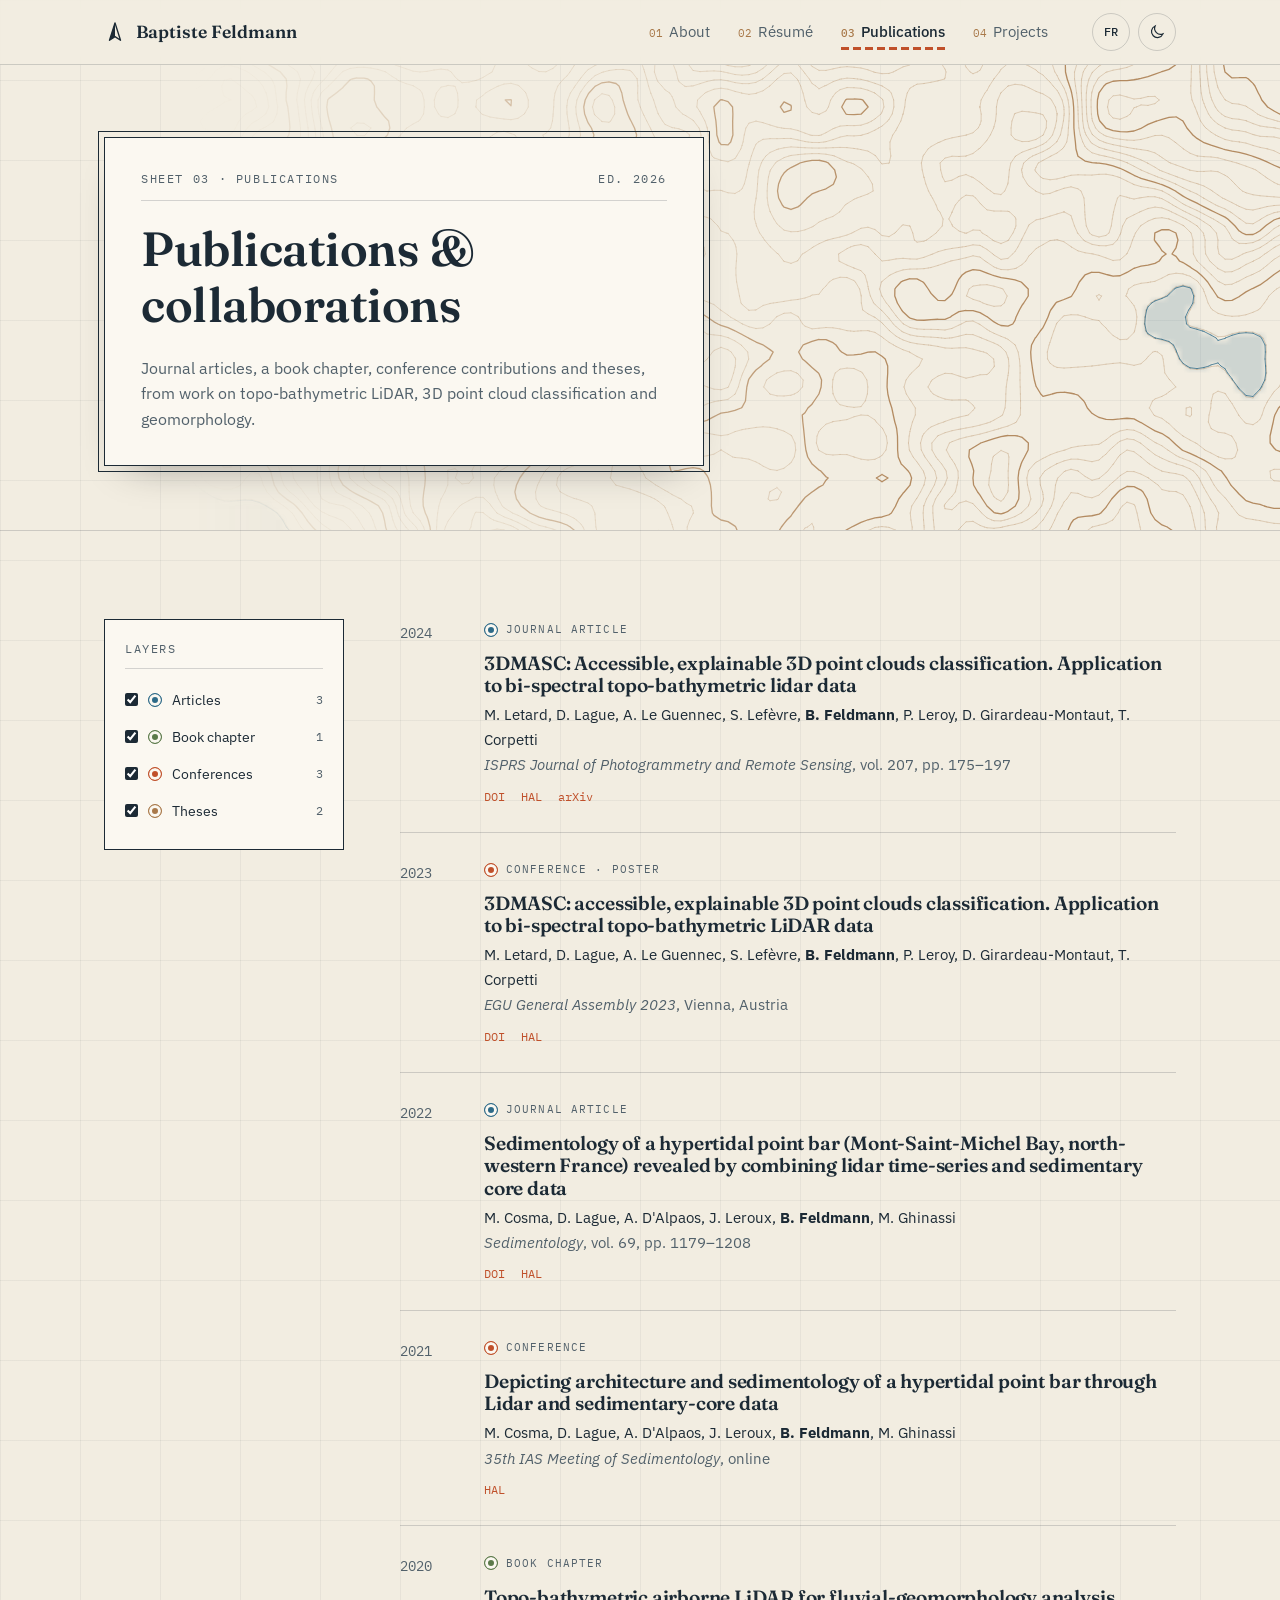
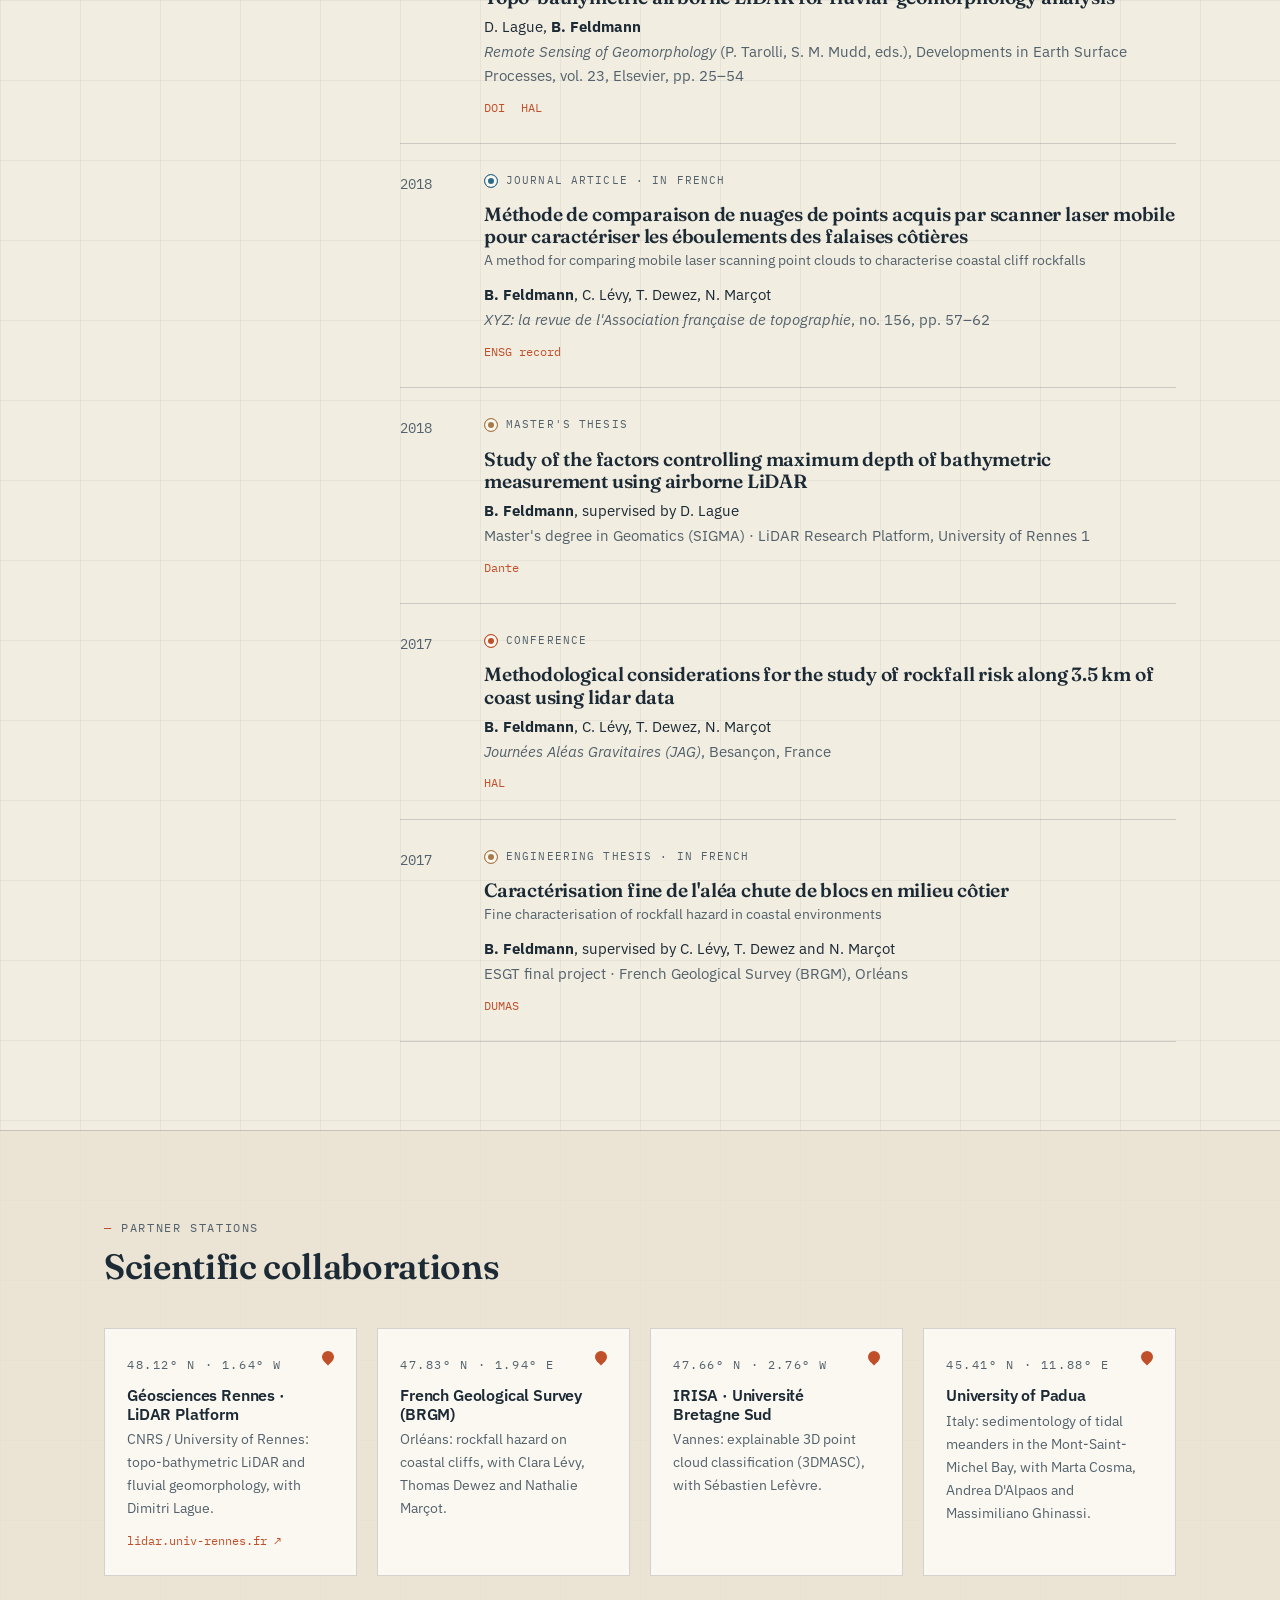
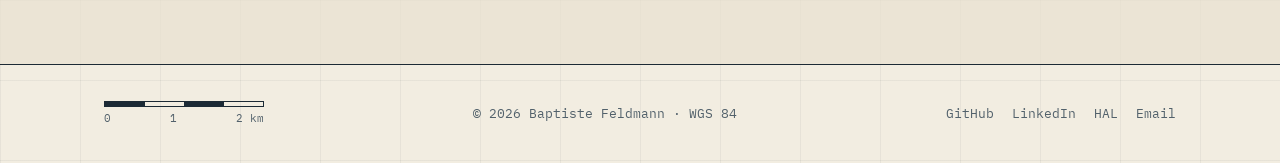
<file: en/publications.html>
<!doctype html>
<html lang="en">
<head>
  <meta charset="utf-8">
  <meta name="viewport" content="width=device-width, initial-scale=1">
  <title>Baptiste Feldmann — Publications</title>
  <meta name="description" content="Publications and scientific collaborations of Baptiste Feldmann: topo-bathymetric LiDAR, 3D point cloud classification, geomorphology.">
  <meta property="og:type" content="website">
  <meta property="og:site_name" content="Baptiste Feldmann">
  <meta property="og:locale" content="en_GB">
  <meta property="og:title" content="Baptiste Feldmann — Publications">
  <meta property="og:description" content="Publications and scientific collaborations of Baptiste Feldmann: topo-bathymetric LiDAR, 3D point cloud classification, geomorphology.">
  <meta property="og:url" content="https://baptistefeldmann.github.io/en/publications.html">
  <meta property="og:image" content="https://baptistefeldmann.github.io/assets/apercu_en.png">
  <meta property="og:image:width" content="2400">
  <meta property="og:image:height" content="1254">
  <meta property="og:image:alt" content="Baptiste Feldmann — Geospatial Data Engineer · GeoAI · MLOps — portfolio on a topographic map background">
  <meta name="twitter:card" content="summary_large_image">
  <link rel="alternate" hreflang="fr" href="https://baptistefeldmann.github.io/publications.html">
  <link rel="alternate" hreflang="en" href="https://baptistefeldmann.github.io/en/publications.html">
  <link rel="icon" href="../assets/favicon.svg" type="image/svg+xml">
  <link rel="preconnect" href="https://fonts.googleapis.com">
  <link rel="preconnect" href="https://fonts.gstatic.com" crossorigin>
  <link rel="stylesheet" href="https://fonts.googleapis.com/css2?family=Fraunces:opsz,wght@9..144,400;9..144,600&family=IBM+Plex+Mono:wght@400;500&family=IBM+Plex+Sans:wght@400;500;600&display=swap">
  <link rel="stylesheet" href="../css/style.css">
  <script>(function(){var t;try{t=localStorage.getItem('theme')}catch(e){}document.documentElement.dataset.theme=t||(matchMedia('(prefers-color-scheme: dark)').matches?'dark':'light')})();</script>
  <script src="../js/main.js" defer></script>
</head>
<body>

  <header class="site-header">
    <div class="container site-header__inner">
      <a class="brand" href="index.html">
        <svg width="22" height="22" viewBox="0 0 24 24" aria-hidden="true"><path d="M12 2 18 21 12 17 6 21Z" fill="none" stroke="currentColor" stroke-width="1.5" stroke-linejoin="round"/><path d="M12 2v15l-6 4Z" fill="currentColor"/></svg>
        Baptiste Feldmann
      </a>
      <nav class="site-nav" aria-label="Main navigation">
        <a href="index.html"><span>01</span>About</a>
        <a href="cv.html"><span>02</span>Résumé</a>
        <a href="publications.html" aria-current="page"><span>03</span>Publications</a>
        <a href="projects.html"><span>04</span>Projects</a>
      </nav>
      <a class="lang-switch" href="../publications.html" hreflang="fr" lang="fr" title="Version française">FR</a>
      <button class="theme-toggle" type="button" aria-label="Toggle light and dark theme">
        <svg class="icon-moon" width="18" height="18" viewBox="0 0 24 24" fill="none" stroke="currentColor" stroke-width="1.6"><path d="M20 14.5A8 8 0 0 1 9.5 4a8 8 0 1 0 10.5 10.5Z"/></svg>
        <svg class="icon-sun" width="18" height="18" viewBox="0 0 24 24" fill="none" stroke="currentColor" stroke-width="1.6"><circle cx="12" cy="12" r="4"/><path d="M12 2v2M12 20v2M2 12h2M20 12h2M4.9 4.9l1.4 1.4M17.7 17.7l1.4 1.4M4.9 19.1l1.4-1.4M17.7 6.3l1.4-1.4"/></svg>
      </button>
    </div>
  </header>

  <main>
    <section class="page-head">
      <canvas class="topo" data-seed="58" data-scale="260" data-levels="20" aria-hidden="true"></canvas>
      <div class="container">
        <div class="cartouche">
          <p class="label"><span>Sheet 03 · Publications</span><span>Ed. 2026</span></p>
          <h1>Publications &amp; collaborations</h1>
          <p>Journal articles, a book chapter, conference contributions and theses, from work on topo-bathymetric LiDAR, 3D point cloud classification and geomorphology.</p>
        </div>
      </div>
    </section>

    <section class="section">
      <div class="container pub-layout">
        <aside class="layers" aria-label="Filter publications">
          <span class="label">Layers</span>
          <label class="layer"><input type="checkbox" data-layer="article" checked><span class="sym sym--point" style="--c: var(--water)"></span>Articles <span class="layer__count" data-count="article"></span></label>
          <label class="layer"><input type="checkbox" data-layer="chapter" checked><span class="sym sym--point" style="--c: var(--forest)"></span>Book chapter <span class="layer__count" data-count="chapter"></span></label>
          <label class="layer"><input type="checkbox" data-layer="conference" checked><span class="sym sym--point" style="--c: var(--accent)"></span>Conferences <span class="layer__count" data-count="conference"></span></label>
          <label class="layer"><input type="checkbox" data-layer="thesis" checked><span class="sym sym--point" style="--c: var(--contour)"></span>Theses <span class="layer__count" data-count="thesis"></span></label>
        </aside>

        <div class="pubs">
          <article class="pub" data-type="article">
            <div class="pub__year">2024</div>
            <div>
              <span class="pub__type"><span class="sym sym--point"></span>Journal article</span>
              <h3>3DMASC: Accessible, explainable 3D point clouds classification. Application to bi-spectral topo-bathymetric lidar data</h3>
              <p class="pub__authors">M. Letard, D. Lague, A. Le Guennec, S. Lefèvre, <strong>B. Feldmann</strong>, P. Leroy, D. Girardeau-Montaut, T. Corpetti</p>
              <p class="pub__venue"><em>ISPRS Journal of Photogrammetry and Remote Sensing</em>, vol. 207, pp. 175–197</p>
              <div class="pub__links"><a href="https://doi.org/10.1016/j.isprsjprs.2023.11.022">DOI</a><a href="https://hal.science/hal-04353070">HAL</a><a href="https://arxiv.org/abs/2401.09481">arXiv</a></div>
            </div>
          </article>
          <article class="pub" data-type="conference">
            <div class="pub__year">2023</div>
            <div>
              <span class="pub__type"><span class="sym sym--point"></span>Conference · poster</span>
              <h3>3DMASC: accessible, explainable 3D point clouds classification. Application to bi-spectral topo-bathymetric LiDAR data</h3>
              <p class="pub__authors">M. Letard, D. Lague, A. Le Guennec, S. Lefèvre, <strong>B. Feldmann</strong>, P. Leroy, D. Girardeau-Montaut, T. Corpetti</p>
              <p class="pub__venue"><em>EGU General Assembly 2023</em>, Vienna, Austria</p>
              <div class="pub__links"><a href="https://doi.org/10.5194/egusphere-egu23-7115">DOI</a><a href="https://hal.science/hal-04084937">HAL</a></div>
            </div>
          </article>
          <article class="pub" data-type="article">
            <div class="pub__year">2022</div>
            <div>
              <span class="pub__type"><span class="sym sym--point"></span>Journal article</span>
              <h3>Sedimentology of a hypertidal point bar (Mont-Saint-Michel Bay, north-western France) revealed by combining lidar time-series and sedimentary core data</h3>
              <p class="pub__authors">M. Cosma, D. Lague, A. D'Alpaos, J. Leroux, <strong>B. Feldmann</strong>, M. Ghinassi</p>
              <p class="pub__venue"><em>Sedimentology</em>, vol. 69, pp. 1179–1208</p>
              <div class="pub__links"><a href="https://doi.org/10.1111/sed.12942">DOI</a><a href="https://insu.hal.science/insu-03337571">HAL</a></div>
            </div>
          </article>
          <article class="pub" data-type="conference">
            <div class="pub__year">2021</div>
            <div>
              <span class="pub__type"><span class="sym sym--point"></span>Conference</span>
              <h3>Depicting architecture and sedimentology of a hypertidal point bar through Lidar and sedimentary-core data</h3>
              <p class="pub__authors">M. Cosma, D. Lague, A. D'Alpaos, J. Leroux, <strong>B. Feldmann</strong>, M. Ghinassi</p>
              <p class="pub__venue"><em>35th IAS Meeting of Sedimentology</em>, online</p>
              <div class="pub__links"><a href="https://insu.hal.science/insu-03373470">HAL</a></div>
            </div>
          </article>
          <article class="pub" data-type="chapter">
            <div class="pub__year">2020</div>
            <div>
              <span class="pub__type"><span class="sym sym--point"></span>Book chapter</span>
              <h3>Topo-bathymetric airborne LiDAR for fluvial-geomorphology analysis</h3>
              <p class="pub__authors">D. Lague, <strong>B. Feldmann</strong></p>
              <p class="pub__venue"><em>Remote Sensing of Geomorphology</em> (P. Tarolli, S. M. Mudd, eds.), Developments in Earth Surface Processes, vol. 23, Elsevier, pp. 25–54</p>
              <div class="pub__links"><a href="https://doi.org/10.1016/B978-0-444-64177-9.00002-3">DOI</a><a href="https://insu.hal.science/insu-02550433">HAL</a></div>
            </div>
          </article>
          <article class="pub" data-type="article">
            <div class="pub__year">2018</div>
            <div>
              <span class="pub__type"><span class="sym sym--point"></span>Journal article · in French</span>
              <h3>Méthode de comparaison de nuages de points acquis par scanner laser mobile pour caractériser les éboulements des falaises côtières</h3>
              <p class="pub__note">A method for comparing mobile laser scanning point clouds to characterise coastal cliff rockfalls</p>
              <p class="pub__authors"><strong>B. Feldmann</strong>, C. Lévy, T. Dewez, N. Marçot</p>
              <p class="pub__venue"><em>XYZ: la revue de l'Association française de topographie</em>, no. 156, pp. 57–62</p>
              <div class="pub__links"><a href="https://documentation.ensg.eu/index.php?lvl=notice_display&amp;id=90840">ENSG record</a></div>
            </div>
          </article>
          <article class="pub" data-type="thesis">
            <div class="pub__year">2018</div>
            <div>
              <span class="pub__type"><span class="sym sym--point"></span>Master's thesis</span>
              <h3>Study of the factors controlling maximum depth of bathymetric measurement using airborne LiDAR</h3>
              <p class="pub__authors"><strong>B. Feldmann</strong>, supervised by D. Lague</p>
              <p class="pub__venue">Master's degree in Geomatics (SIGMA) · LiDAR Research Platform, University of Rennes 1</p>
              <div class="pub__links"><a href="https://dante.univ-tlse2.fr/s/fr/item/6417">Dante</a></div>
            </div>
          </article>
          <article class="pub" data-type="conference">
            <div class="pub__year">2017</div>
            <div>
              <span class="pub__type"><span class="sym sym--point"></span>Conference</span>
              <h3>Methodological considerations for the study of rockfall risk along 3.5 km of coast using lidar data</h3>
              <p class="pub__authors"><strong>B. Feldmann</strong>, C. Lévy, T. Dewez, N. Marçot</p>
              <p class="pub__venue"><em>Journées Aléas Gravitaires (JAG)</em>, Besançon, France</p>
              <div class="pub__links"><a href="https://brgm.hal.science/hal-01591426">HAL</a></div>
            </div>
          </article>
          <article class="pub" data-type="thesis">
            <div class="pub__year">2017</div>
            <div>
              <span class="pub__type"><span class="sym sym--point"></span>Engineering thesis · in French</span>
              <h3>Caractérisation fine de l'aléa chute de blocs en milieu côtier</h3>
              <p class="pub__note">Fine characterisation of rockfall hazard in coastal environments</p>
              <p class="pub__authors"><strong>B. Feldmann</strong>, supervised by C. Lévy, T. Dewez and N. Marçot</p>
              <p class="pub__venue">ESGT final project · French Geological Survey (BRGM), Orléans</p>
              <div class="pub__links"><a href="https://dumas.ccsd.cnrs.fr/dumas-01834957">DUMAS</a></div>
            </div>
          </article>
        </div>
      </div>
    </section>

    <section class="section section--tint">
      <div class="container">
        <div class="section__head">
          <span class="label">Partner stations</span>
          <h2>Scientific collaborations</h2>
        </div>
        <div class="collabs">
          <div class="collab">
            <span class="label">48.12° N · 1.64° W</span>
            <h3>Géosciences Rennes · LiDAR Platform</h3>
            <p>CNRS / University of Rennes: topo-bathymetric LiDAR and fluvial geomorphology, with Dimitri Lague.</p>
            <a class="collab__link" href="https://lidar.univ-rennes.fr/">lidar.univ-rennes.fr ↗</a>
          </div>
          <div class="collab">
            <span class="label">47.83° N · 1.94° E</span>
            <h3>French Geological Survey (BRGM)</h3>
            <p>Orléans: rockfall hazard on coastal cliffs, with Clara Lévy, Thomas Dewez and Nathalie Marçot.</p>
          </div>
          <div class="collab">
            <span class="label">47.66° N · 2.76° W</span>
            <h3>IRISA · Université Bretagne Sud</h3>
            <p>Vannes: explainable 3D point cloud classification (3DMASC), with Sébastien Lefèvre.</p>
          </div>
          <div class="collab">
            <span class="label">45.41° N · 11.88° E</span>
            <h3>University of Padua</h3>
            <p>Italy: sedimentology of tidal meanders in the Mont-Saint-Michel Bay, with Marta Cosma, Andrea D'Alpaos and Massimiliano Ghinassi.</p>
          </div>
        </div>
      </div>
    </section>
  </main>

  <footer class="site-footer">
    <div class="container site-footer__inner">
      <div class="scalebar" aria-hidden="true">
        <div class="scalebar__bar"><span></span><span></span><span></span><span></span></div>
        <div class="scalebar__labels"><span>0</span><span>1</span><span>2 km</span></div>
      </div>
      <p>© <span data-year>2026</span> Baptiste Feldmann · WGS 84</p>
      <ul class="footer-links">
        <li><a href="https://github.com/baptistefeldmann">GitHub</a></li>
        <li><a href="https://www.linkedin.com/in/baptiste-feldmann-a589b4167">LinkedIn</a></li>
        <li><a href="https://hal.science/search/index/?q=authFullName_t%3A%22Baptiste+Feldmann%22">HAL</a></li>
        <li><a href="mailto:feldmann.baptiste@gmail.com">Email</a></li>
      </ul>
    </div>
  </footer>

</body>
</html>
</file>
<file: css/style.css>
/* ==========================================================================
   Portfolio — style cartographique
   ========================================================================== */

/* ---------- Jetons de couleur ---------- */
:root {
  --paper: #f2ede1;
  --paper-2: #e9e2d0;
  --paper-3: #fbf8f1;
  --ink: #1c2a35;
  --ink-soft: #52616b;
  --line: rgba(28, 42, 53, 0.18);
  --grid: rgba(28, 42, 53, 0.055);
  --contour: #a9794a;
  --water: #2d6a88;
  --accent: #c0502a;
  --forest: #5b7a4a;

  --font-title: "Fraunces", Georgia, serif;
  --font-body: "IBM Plex Sans", system-ui, sans-serif;
  --font-mono: "IBM Plex Mono", ui-monospace, monospace;

  --maxw: 1120px;
  --header-h: 64px;
  color-scheme: light;
}

[data-theme="dark"] {
  --paper: #0e1920;
  --paper-2: #13222c;
  --paper-3: #172935;
  --ink: #e3e7df;
  --ink-soft: #9fb0b8;
  --line: rgba(227, 231, 223, 0.16);
  --grid: rgba(227, 231, 223, 0.045);
  --contour: #c99a63;
  --water: #5fb0d4;
  --accent: #ee7a4c;
  --forest: #8fb07a;
  color-scheme: dark;
}

/* ---------- Base ---------- */
*, *::before, *::after { box-sizing: border-box; }
[hidden] { display: none !important; }

html { scroll-behavior: smooth; }

body {
  margin: 0;
  font-family: var(--font-body);
  font-size: 1rem;
  line-height: 1.6;
  color: var(--ink);
  background-color: var(--paper);
  /* graticule */
  background-image:
    linear-gradient(var(--grid) 1px, transparent 1px),
    linear-gradient(90deg, var(--grid) 1px, transparent 1px);
  background-size: 80px 80px;
  -webkit-font-smoothing: antialiased;
}

h1, h2, h3 {
  font-family: var(--font-title);
  font-weight: 600;
  line-height: 1.15;
  margin: 0 0 0.5em;
  letter-spacing: -0.01em;
}

p { margin: 0 0 1em; }
a { color: inherit; }
a:hover { color: var(--accent); }
:focus-visible { outline: 2px solid var(--accent); outline-offset: 3px; }

.mono { font-family: var(--font-mono); }

.container {
  width: 100%;
  max-width: var(--maxw);
  margin: 0 auto;
  padding: 0 24px;
}

.label {
  font-family: var(--font-mono);
  font-size: 0.72rem;
  letter-spacing: 0.14em;
  text-transform: uppercase;
  color: var(--ink-soft);
}

/* ---------- En-tête ---------- */
.site-header {
  position: sticky;
  top: 0;
  z-index: 50;
  background: color-mix(in srgb, var(--paper) 88%, transparent);
  backdrop-filter: blur(8px);
  border-bottom: 1px solid var(--line);
}

.site-header__inner {
  display: flex;
  align-items: center;
  gap: 24px;
  min-height: var(--header-h);
}

.brand {
  display: flex;
  align-items: center;
  gap: 10px;
  text-decoration: none;
  font-family: var(--font-title);
  font-weight: 600;
  font-size: 1.1rem;
}
.brand svg { flex: none; }

.site-nav {
  display: flex;
  gap: 4px;
  margin-left: auto;
}
.lang-switch + .theme-toggle { margin-left: -16px; }

.site-nav a {
  position: relative;
  display: flex;
  align-items: baseline;
  gap: 6px;
  padding: 8px 12px;
  text-decoration: none;
  font-size: 0.92rem;
  color: var(--ink-soft);
  white-space: nowrap;
}
.site-nav a span {
  font-family: var(--font-mono);
  font-size: 0.7rem;
  color: var(--contour);
}
.site-nav a:hover { color: var(--ink); }
.site-nav a[aria-current="page"] { color: var(--ink); font-weight: 500; }
.site-nav a[aria-current="page"]::after {
  content: "";
  position: absolute;
  left: 12px;
  right: 12px;
  bottom: 2px;
  height: 3px;
  background: repeating-linear-gradient(90deg, var(--accent) 0 8px, transparent 8px 12px);
}

.lang-switch,
.theme-toggle {
  display: grid;
  place-items: center;
  width: 38px;
  height: 38px;
  border: 1px solid var(--line);
  border-radius: 50%;
  background: transparent;
  color: var(--ink);
  cursor: pointer;
}
.lang-switch { font-family: var(--font-mono); font-size: 0.72rem; font-weight: 500; letter-spacing: 0.04em; text-decoration: none; }
.lang-switch:hover, .theme-toggle:hover { border-color: var(--ink); color: var(--ink); }
.site-nav + .lang-switch { margin-left: 8px; }
.theme-toggle .icon-sun { display: none; }
[data-theme="dark"] .theme-toggle .icon-sun { display: block; }
[data-theme="dark"] .theme-toggle .icon-moon { display: none; }

/* ---------- Boutons & étiquettes ---------- */
.btn {
  display: inline-flex;
  align-items: center;
  gap: 8px;
  padding: 11px 18px;
  border: 1px solid var(--ink);
  background: transparent;
  color: var(--ink);
  font-family: var(--font-mono);
  font-size: 0.78rem;
  letter-spacing: 0.08em;
  text-transform: uppercase;
  text-decoration: none;
  transition: background 0.15s, color 0.15s, border-color 0.15s;
}
.btn:hover { border-color: var(--accent); color: var(--accent); }
.btn--primary { background: var(--ink); color: var(--paper); }
.btn--primary:hover { background: var(--accent); border-color: var(--accent); color: #fff; }

.tags { display: flex; flex-wrap: wrap; gap: 6px; padding: 0; margin: 0; list-style: none; }
.tag {
  font-family: var(--font-mono);
  font-size: 0.72rem;
  padding: 2px 8px;
  border: 1px solid var(--line);
  color: var(--ink-soft);
  background: var(--paper-3);
}

/* ---------- Cadre de carte (neatline) ---------- */
.frame {
  position: absolute;
  inset: 18px;
  border: 1px solid var(--ink);
  pointer-events: none;
  z-index: 1;
}
.frame::after {
  content: "";
  position: absolute;
  inset: 5px;
  border: 1px solid var(--ink);
}
.frame i { position: absolute; }
.frame i:nth-child(1), .frame i:nth-child(2) {
  left: 0; right: 0; height: 5px;
  background: repeating-linear-gradient(90deg, var(--ink) 0 48px, transparent 48px 96px);
}
.frame i:nth-child(1) { top: 0; }
.frame i:nth-child(2) { bottom: 0; }
.frame i:nth-child(3), .frame i:nth-child(4) {
  top: 0; bottom: 0; width: 5px;
  background: repeating-linear-gradient(180deg, var(--ink) 0 48px, transparent 48px 96px);
}
.frame i:nth-child(3) { left: 0; }
.frame i:nth-child(4) { right: 0; }

/* ---------- Cartouche (bloc titre de carte) ---------- */
.cartouche {
  position: relative;
  background: var(--paper-3);
  border: 1px solid var(--ink);
  outline: 1px solid var(--ink);
  outline-offset: 5px;
  padding: 32px 36px;
  box-shadow: 0 18px 40px -24px rgba(0, 0, 0, 0.45);
}
.cartouche .label {
  display: flex;
  justify-content: space-between;
  gap: 16px;
  padding-bottom: 12px;
  margin-bottom: 20px;
  border-bottom: 1px solid var(--line);
}

/* ---------- Canvas topographique ---------- */
canvas.topo { display: block; width: 100%; height: 100%; }

/* ---------- Hero (page d'accueil) ---------- */
.hero {
  position: relative;
  min-height: calc(100svh - var(--header-h));
  display: flex;
  align-items: center;
  overflow: hidden;
  cursor: crosshair;
  border-bottom: 1px solid var(--line);
}
.hero > canvas.topo { position: absolute; inset: 0; }

.hero__content { position: relative; z-index: 2; padding: 110px 24px 130px; }
.hero .cartouche { max-width: 640px; cursor: auto; }

.hero h1 { font-size: clamp(2.4rem, 6vw, 4.2rem); margin-bottom: 0.2em; }
.hero__role {
  font-family: var(--font-mono);
  font-size: 0.92rem;
  color: var(--accent);
  margin-bottom: 1.4em;
}
.hero__lead { font-size: 1.1rem; color: var(--ink-soft); max-width: 52ch; }
.hero__actions { display: flex; flex-wrap: wrap; gap: 12px; margin-top: 28px; }

.coord {
  position: absolute;
  z-index: 2;
  font-family: var(--font-mono);
  font-size: 0.7rem;
  color: var(--ink-soft);
  background: var(--paper);
  padding: 1px 6px;
}
.coord--tl { top: 32px; left: 34px; }
.coord--tr { top: 32px; right: 34px; }
.coord--bl { bottom: 32px; left: 34px; }
.coord--br { bottom: 32px; right: 34px; }

.north {
  position: absolute;
  z-index: 2;
  top: 64px;
  right: 44px;
  color: var(--ink);
}

.statusbar {
  position: absolute;
  z-index: 2;
  left: 50%;
  bottom: 32px;
  transform: translateX(-50%);
  display: flex;
  border: 1px solid var(--line);
  background: var(--paper-3);
  font-family: var(--font-mono);
  font-size: 0.72rem;
  color: var(--ink-soft);
  white-space: nowrap;
}
.statusbar span { padding: 5px 12px; }
.statusbar span + span { border-left: 1px solid var(--line); }
.statusbar [data-readout] { color: var(--ink); min-width: 11ch; }

/* ---------- Barre d'échelle ---------- */
.scalebar { font-family: var(--font-mono); font-size: 0.68rem; color: var(--ink-soft); width: 160px; }
.scalebar__bar { display: flex; height: 6px; border: 1px solid var(--ink); }
.scalebar__bar span { flex: 1; }
.scalebar__bar span:nth-child(odd) { background: var(--ink); }
.scalebar__labels { display: flex; justify-content: space-between; margin-top: 3px; }

/* ---------- En-tête des pages intérieures ---------- */
.page-head {
  position: relative;
  overflow: hidden;
  padding: 72px 0 64px;
  border-bottom: 1px solid var(--line);
}
.page-head > canvas.topo {
  position: absolute;
  inset: 0;
  -webkit-mask-image: linear-gradient(to right, transparent 15%, #000 70%);
  mask-image: linear-gradient(to right, transparent 15%, #000 70%);
}
.page-head .container { position: relative; }
.page-head .cartouche { max-width: 600px; }
.page-head h1 { font-size: clamp(2rem, 4.5vw, 3rem); }
.page-head p:last-child { margin-bottom: 0; color: var(--ink-soft); }

/* ---------- Sections ---------- */
.section { padding: 88px 0; }
.section + .section { border-top: 1px solid var(--line); }
.section--tint { background: color-mix(in srgb, var(--paper-2) 70%, transparent); }

.section__head { margin-bottom: 40px; }
.section__head h2 { font-size: clamp(1.6rem, 3vw, 2.2rem); }
.section__head .label { display: block; margin-bottom: 10px; }
.section__head .label::before { content: "— "; color: var(--accent); }

.lead { font-size: 1.12rem; }
.muted { color: var(--ink-soft); }

/* ---------- Accueil : à propos + points cotés ---------- */
.about {
  display: grid;
  grid-template-columns: 1.5fr 1fr;
  gap: 64px;
  align-items: start;
}

.spots { list-style: none; margin: 0; padding: 0; display: grid; gap: 22px; }
.spot { display: grid; grid-template-columns: 22px auto 1fr; align-items: baseline; gap: 12px; }
.spot::before {
  content: "";
  width: 0; height: 0;
  border-left: 7px solid transparent;
  border-right: 7px solid transparent;
  border-bottom: 12px solid var(--accent);
}
.spot strong { font-family: var(--font-title); font-size: 2.2rem; font-weight: 600; line-height: 1; }
.spot span { font-family: var(--font-mono); font-size: 0.78rem; color: var(--ink-soft); }

.about__side { display: grid; gap: 40px; }

/* ---------- Accueil : index des feuilles ---------- */
.sheets {
  display: grid;
  grid-template-columns: repeat(3, 1fr);
  gap: 24px;
}

.sheet {
  display: flex;
  flex-direction: column;
  text-decoration: none;
  background: var(--paper-3);
  border: 1px solid var(--line);
  transition: transform 0.2s, border-color 0.2s, box-shadow 0.2s;
}
.sheet:hover {
  color: inherit;
  transform: translateY(-4px);
  border-color: var(--ink);
  box-shadow: 0 16px 32px -22px rgba(0, 0, 0, 0.5);
}
.sheet canvas.topo { height: 150px; border-bottom: 1px solid var(--line); }
.sheet__body { padding: 22px 24px 26px; display: flex; flex-direction: column; flex: 1; }
.sheet__body h3 { font-size: 1.4rem; margin: 8px 0 8px; }
.sheet__body p { color: var(--ink-soft); font-size: 0.95rem; }
.sheet__go { margin-top: auto; font-family: var(--font-mono); font-size: 0.75rem; letter-spacing: 0.08em; text-transform: uppercase; color: var(--accent); }

/* ---------- CV : itinéraire ---------- */
.cv-layout {
  display: grid;
  grid-template-columns: minmax(0, 1.7fr) minmax(0, 1fr);
  gap: 64px;
  align-items: start;
}

.cv-block + .cv-block { margin-top: 56px; }
.cv-block > h2 { font-size: 1.6rem; display: flex; align-items: baseline; gap: 12px; }
.cv-block > h2 .label { font-size: 0.68rem; }

.route { list-style: none; margin: 28px 0 0; padding: 0 0 0 38px; position: relative; }
.route::before {
  content: "";
  position: absolute;
  left: 8px;
  top: 10px;
  bottom: 24px;
  border-left: 2px dashed var(--accent);
}

.waypoint { position: relative; padding-bottom: 36px; }
.waypoint:last-child { padding-bottom: 0; }
.waypoint::before {
  content: "";
  position: absolute;
  left: -38px;
  top: 4px;
  width: 18px;
  height: 18px;
  border-radius: 50%;
  border: 2px solid var(--accent);
  background: var(--accent);
  box-shadow: inset 0 0 0 3px var(--paper);
}
.route--edu::before { border-left-color: var(--water); }
.route--edu .waypoint::before { border-color: var(--water); background: var(--water); }

.waypoint__date { font-family: var(--font-mono); font-size: 0.78rem; color: var(--ink-soft); }
.waypoint h3 { font-size: 1.25rem; margin: 4px 0 2px; }
.waypoint__org { font-weight: 500; margin-bottom: 10px; }
.waypoint__org span { color: var(--ink-soft); font-weight: 400; }
.waypoint p { color: var(--ink-soft); }
.waypoint ul:not(.tags) { margin: 0 0 12px; padding-left: 18px; color: var(--ink-soft); }

/* ---------- CV : légende des compétences ---------- */
.aside-stack { display: grid; gap: 28px; position: sticky; top: calc(var(--header-h) + 24px); }

.legend {
  background: var(--paper-3);
  border: 1px solid var(--ink);
  padding: 24px;
}
.legend > .label { display: block; padding-bottom: 12px; margin-bottom: 16px; border-bottom: 1px solid var(--line); }
.legend h3 { font-family: var(--font-body); font-size: 0.88rem; font-weight: 600; margin: 18px 0 10px; display: flex; align-items: center; gap: 10px; }
.legend ul { list-style: none; margin: 0; padding: 0; display: grid; gap: 8px; }
.legend li { display: flex; align-items: center; justify-content: space-between; gap: 12px; font-size: 0.9rem; }

/* symboles de légende */
.sym { flex: none; display: inline-block; width: 14px; height: 14px; --c: var(--accent); }
.sym--point { border-radius: 50%; background: var(--c); box-shadow: inset 0 0 0 3px var(--paper-3); border: 1.5px solid var(--c); }
.sym--area { background: repeating-linear-gradient(45deg, var(--c) 0 1.5px, transparent 1.5px 4px); border: 1.5px solid var(--c); }
.sym--line { height: 3px; width: 18px; background: repeating-linear-gradient(90deg, var(--c) 0 5px, transparent 5px 8px); }
.sym--tri { width: 0; height: 0; border-left: 7px solid transparent; border-right: 7px solid transparent; border-bottom: 12px solid var(--c); }

/* niveau façon barre d'échelle */
.level {
  position: relative;
  flex: none;
  width: 80px;
  height: 7px;
  margin-left: auto;
  border: 1px solid var(--ink-soft);
  background: linear-gradient(90deg, var(--ink) var(--v, 0%), transparent var(--v, 0%));
}
.level::after {
  content: "";
  position: absolute;
  inset: 0;
  background: repeating-linear-gradient(90deg, transparent 0 calc(20% - 1px), var(--paper-3) calc(20% - 1px) 20%);
}

.legend__group + .legend__group { margin-top: 16px; }
.legend__group h3 { margin: 0 0 4px; }
.legend__group p { margin: 0 0 0 24px; font-size: 0.84rem; color: var(--ink-soft); }

.legend p.note { font-size: 0.9rem; color: var(--ink-soft); margin: 0 0 12px; }
.legend p.note:last-child { margin-bottom: 0; }
.legend p.note strong { color: var(--ink); font-weight: 600; }

.cv-download { display: grid; gap: 12px; justify-items: center; }
.cv-download .btn { width: 100%; justify-content: center; }
.cv-download__alt { font-family: var(--font-mono); font-size: 0.75rem; color: var(--ink-soft); }

/* ---------- Publications ---------- */
.pub-layout {
  display: grid;
  grid-template-columns: 240px minmax(0, 1fr);
  gap: 56px;
  align-items: start;
}

.layers {
  position: sticky;
  top: calc(var(--header-h) + 24px);
  background: var(--paper-3);
  border: 1px solid var(--ink);
  padding: 20px;
}
.layers > .label { display: block; padding-bottom: 10px; margin-bottom: 12px; border-bottom: 1px solid var(--line); }
.layer {
  display: flex;
  align-items: center;
  gap: 10px;
  padding: 7px 0;
  font-size: 0.9rem;
  cursor: pointer;
}
.layer input { accent-color: var(--ink); margin: 0; }
.layer__count { margin-left: auto; font-family: var(--font-mono); font-size: 0.75rem; color: var(--ink-soft); }

.pubs { display: grid; gap: 0; }
.pub {
  display: grid;
  grid-template-columns: 64px minmax(0, 1fr);
  gap: 20px;
  padding: 26px 0;
  border-bottom: 1px solid var(--line);
}
.pub:first-child { padding-top: 0; }
.pub__year { font-family: var(--font-mono); font-size: 0.9rem; color: var(--ink-soft); padding-top: 2px; }
.pub__type { display: inline-flex; align-items: center; gap: 8px; font-family: var(--font-mono); font-size: 0.7rem; letter-spacing: 0.1em; text-transform: uppercase; color: var(--ink-soft); }
.pub h3 { font-size: 1.2rem; margin: 8px 0 6px; }
.pub__authors { margin-bottom: 2px; font-size: 0.95rem; }
.pub__venue { color: var(--ink-soft); font-size: 0.92rem; margin-bottom: 10px; }
.pub__links { display: flex; gap: 16px; font-family: var(--font-mono); font-size: 0.75rem; }
.pub__links a { color: var(--accent); text-decoration: none; }
.pub__links a:hover { text-decoration: underline; }

.pub[data-type="article"] .sym { --c: var(--water); }
.pub[data-type="chapter"] .sym { --c: var(--forest); }
.pub[data-type="conference"] .sym { --c: var(--accent); }
.pub[data-type="thesis"] .sym { --c: var(--contour); }
.pub__note { font-size: 0.88rem; color: var(--ink-soft); margin: -4px 0 10px; }

.collabs {
  display: grid;
  grid-template-columns: repeat(auto-fill, minmax(250px, 1fr));
  gap: 20px;
}
.collab {
  background: var(--paper-3);
  border: 1px solid var(--line);
  padding: 22px;
  position: relative;
}
.collab::before {
  content: "";
  position: absolute;
  top: 22px;
  right: 22px;
  width: 12px;
  height: 12px;
  border-radius: 50% 50% 50% 0;
  transform: rotate(-45deg);
  background: var(--accent);
}
.collab h3 { font-family: var(--font-body); font-size: 1rem; margin: 10px 0 4px; padding-right: 24px; }
.collab p { font-size: 0.9rem; color: var(--ink-soft); margin: 0; }
.collab__link { display: inline-block; margin-top: 12px; font-family: var(--font-mono); font-size: 0.75rem; color: var(--accent); text-decoration: none; }
.collab__link:hover { text-decoration: underline; }
.waypoint__org a { text-decoration-color: var(--line); text-underline-offset: 3px; }

/* ---------- Projets ---------- */
.tiles {
  display: grid;
  grid-template-columns: repeat(2, minmax(0, 1fr));
  gap: 24px;
}
.tile {
  display: flex;
  flex-direction: column;
  background: var(--paper-3);
  border: 1px solid var(--line);
  transition: transform 0.2s, border-color 0.2s, box-shadow 0.2s;
}
.tile:hover { transform: translateY(-4px); border-color: var(--ink); box-shadow: 0 16px 32px -22px rgba(0, 0, 0, 0.5); }
.tile__map { position: relative; height: 170px; border-bottom: 1px solid var(--line); }
.tile__ref {
  position: absolute;
  top: 10px;
  left: 10px;
  font-family: var(--font-mono);
  font-size: 0.68rem;
  background: var(--paper-3);
  border: 1px solid var(--line);
  padding: 1px 6px;
  color: var(--ink-soft);
}
.tile__body { padding: 20px 22px 22px; display: flex; flex-direction: column; flex: 1; }
.tile h3 { font-family: var(--font-mono); font-size: 1.02rem; font-weight: 500; margin: 0 0 8px; }
.tile h3 a { text-decoration: none; }
.tile h3 a::after { content: " ↗"; color: var(--accent); }
.tile p { color: var(--ink-soft); font-size: 0.93rem; }
.tile .tags { margin-bottom: 16px; }
.tile__meta {
  margin-top: auto;
  display: flex;
  gap: 18px;
  padding-top: 14px;
  border-top: 1px dashed var(--line);
  font-family: var(--font-mono);
  font-size: 0.75rem;
  color: var(--ink-soft);
}
.tile__meta a { margin-left: auto; color: var(--accent); text-decoration: none; }
.tile__meta a:hover { text-decoration: underline; }
.tiles-more { margin-top: 40px; text-align: center; }
.tiles--wide { grid-template-columns: 1fr; }
.tiles--wide .tile { flex-direction: row; }
.tiles--wide .tile__map { flex: 0 0 32%; height: auto; min-height: 220px; border-bottom: 0; border-right: 1px solid var(--line); }
.tiles--wide .tile__map canvas.topo { position: absolute; inset: 0; }
.tile--featured { border-color: var(--ink); outline: 1px solid var(--ink); outline-offset: 4px; }
.tile--featured h3 { font-size: 1.15rem; }
.tiles + .section__head { margin-top: 88px; }
.section__head p { margin: 0; max-width: 60ch; }
.status {
  font-family: var(--font-mono);
  font-size: 0.68rem;
  letter-spacing: 0.08em;
  text-transform: uppercase;
  padding: 1px 6px;
  border: 1px dashed var(--ink-soft);
  color: var(--ink-soft);
}
.lang { display: inline-flex; align-items: center; gap: 6px; }
.lang i { width: 10px; height: 10px; border-radius: 50%; background: var(--c); }

/* ---------- Pied de page ---------- */
.site-footer { border-top: 1px solid var(--ink); padding: 36px 0; margin-top: 0; }
.site-footer__inner {
  display: flex;
  flex-wrap: wrap;
  align-items: center;
  justify-content: space-between;
  gap: 24px;
  font-size: 0.8rem;
  color: var(--ink-soft);
}
.site-footer p { margin: 0; font-family: var(--font-mono); }
.footer-links { display: flex; flex-wrap: wrap; gap: 18px; list-style: none; margin: 0; padding: 0; font-family: var(--font-mono); }
.footer-links a { text-decoration: none; }

/* ---------- Responsive ---------- */
@media (max-width: 900px) {
  .about, .cv-layout, .pub-layout { grid-template-columns: 1fr; gap: 48px; }
  .sheets { grid-template-columns: 1fr; }
  .aside-stack, .layers { position: static; }
  .coord--tr, .coord--bl { display: none; }
  .statusbar .hide-sm { display: none; }
}

@media (max-width: 640px) {
  .container { padding: 0 16px; }
  .site-header__inner { flex-wrap: wrap; gap: 8px 16px; padding-top: 10px; }
  .lang-switch { margin-left: auto !important; }
  .lang-switch + .theme-toggle { margin-left: 0; }
  .site-nav { order: 3; width: 100%; margin: 0 -16px; padding: 0 8px 4px; overflow-x: auto; }
  .frame { inset: 10px; }
  .coord { display: none; }
  .north { top: 26px; right: 26px; transform: scale(0.8); }
  .hero__content { padding: 72px 16px 96px; }
  .cartouche { padding: 24px 22px; outline-offset: 4px; }
  .statusbar { bottom: 20px; font-size: 0.66rem; }
  .statusbar span { padding: 4px 8px; }
  .section { padding: 64px 0; }
  .pub { grid-template-columns: 1fr; gap: 4px; }
  .tiles { grid-template-columns: 1fr; }
  .tiles--wide .tile { flex-direction: column; }
  .tiles--wide .tile__map { flex: none; height: 170px; min-height: 0; border-right: 0; border-bottom: 1px solid var(--line); }
}

@media (prefers-reduced-motion: reduce) {
  html { scroll-behavior: auto; }
  .sheet, .tile { transition: none; }
  .sheet:hover, .tile:hover { transform: none; }
}
</file>
